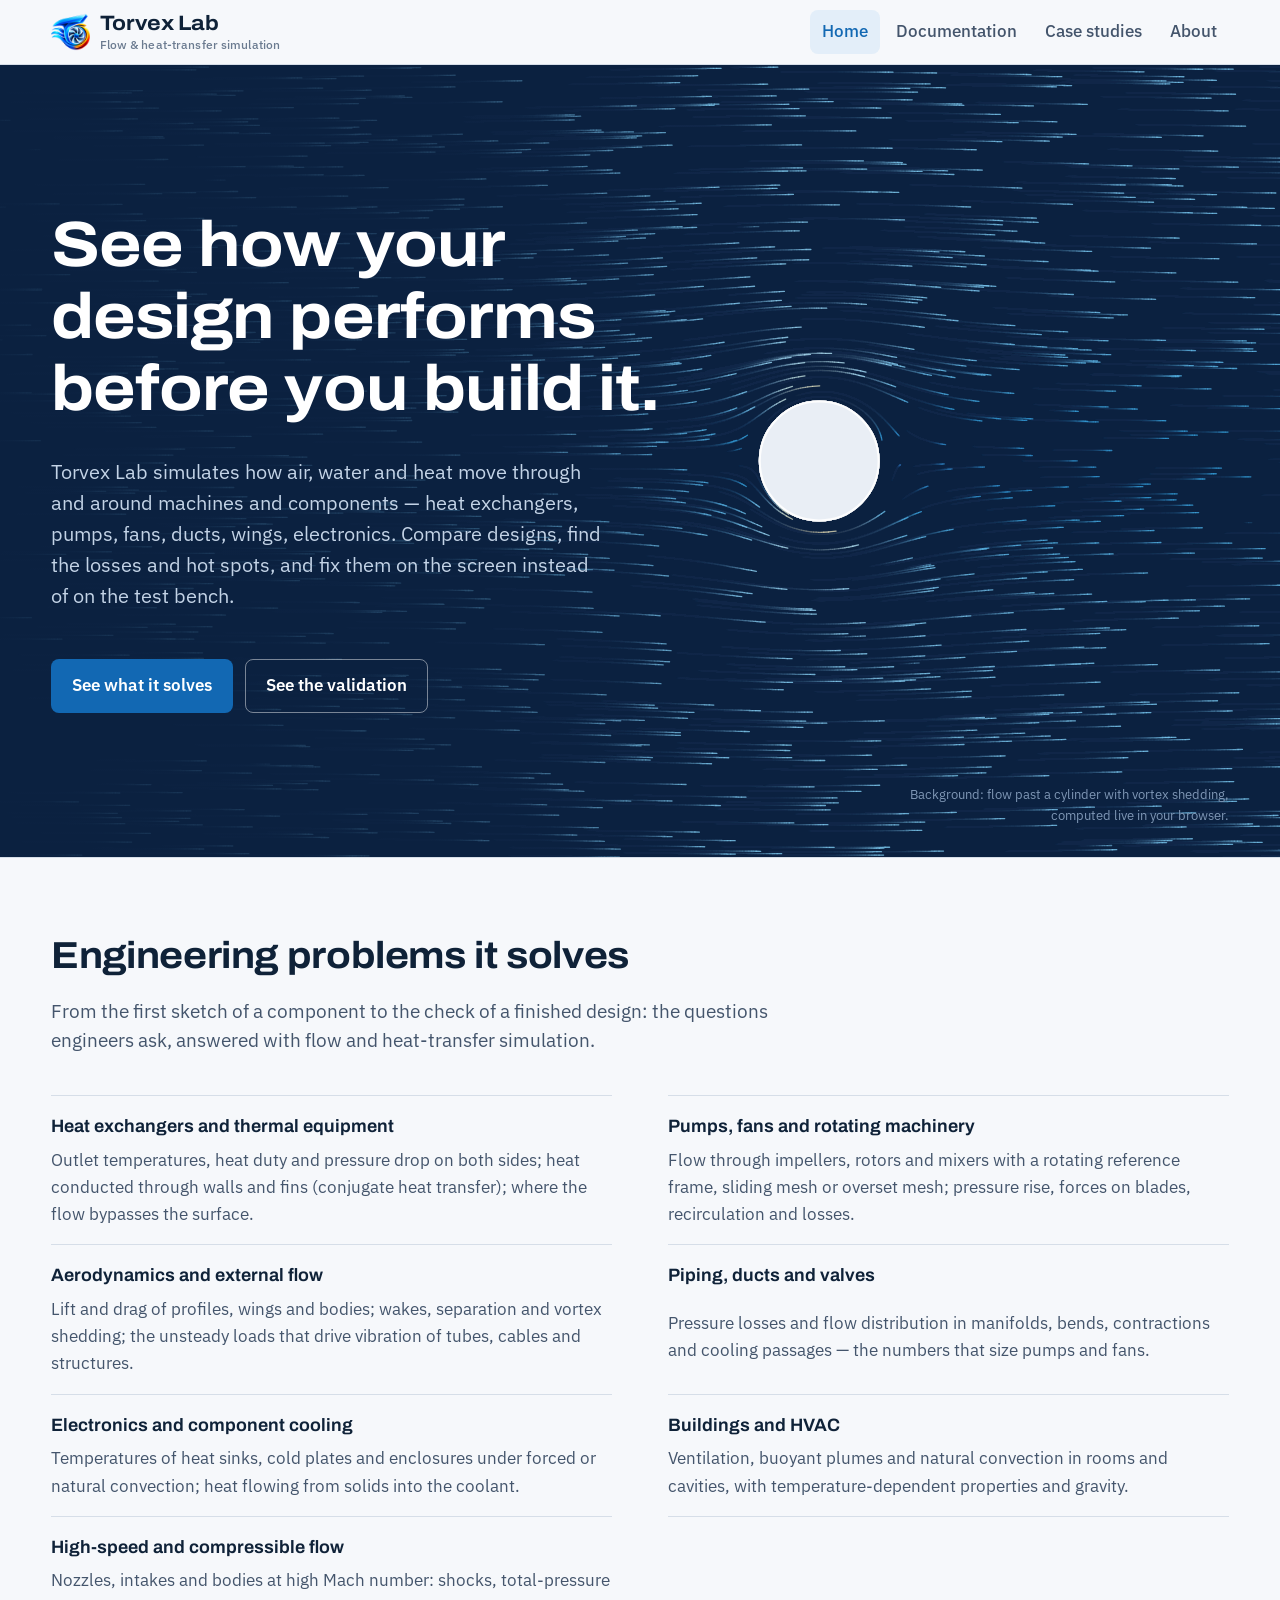
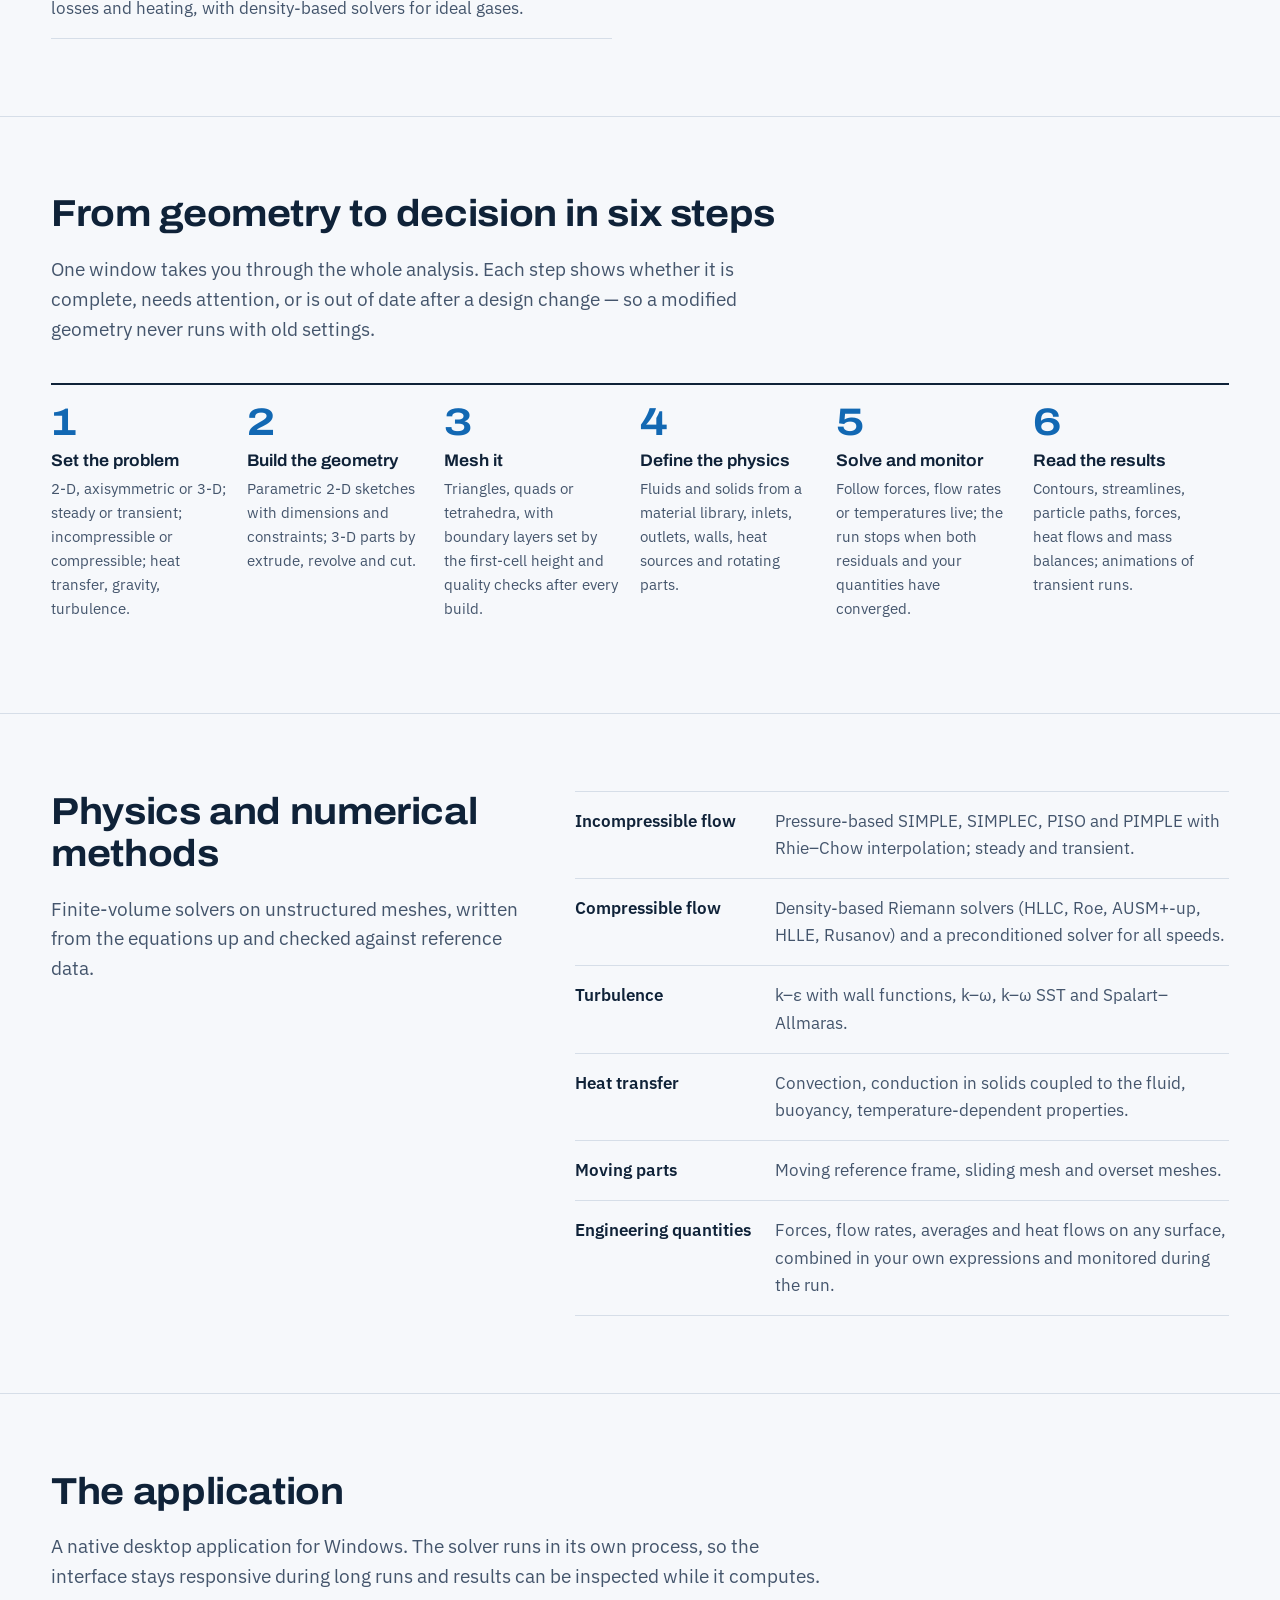
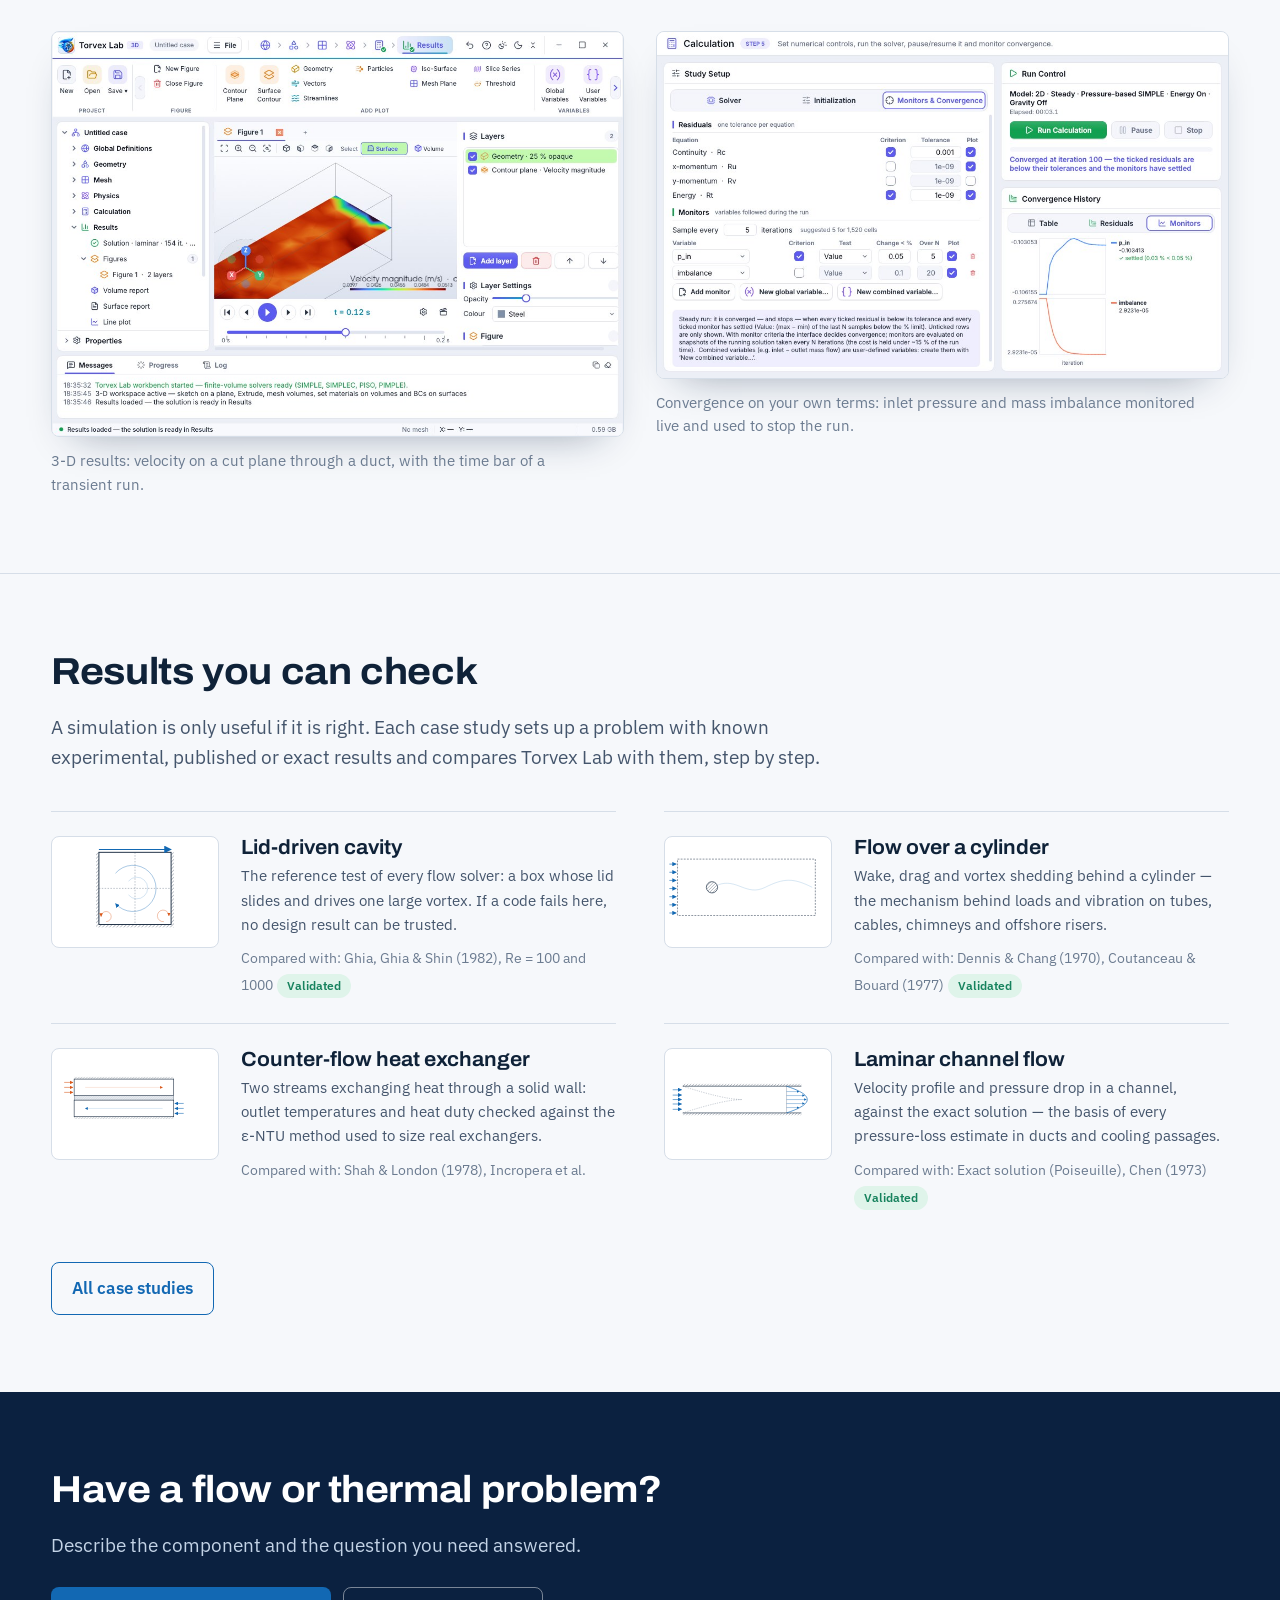
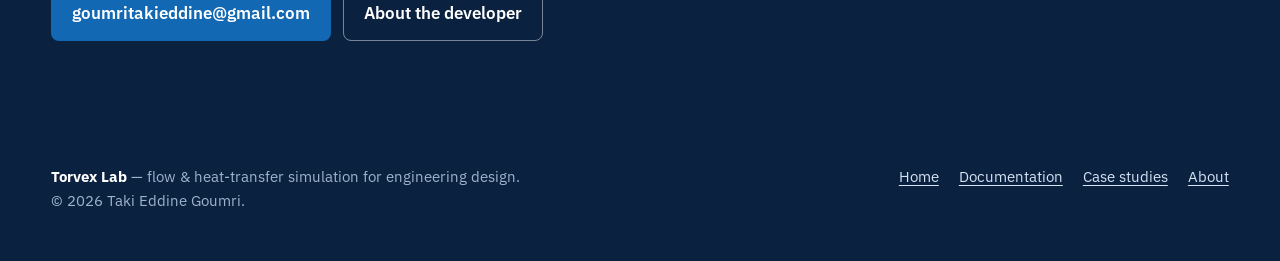
<file: cfd_website/index.html>
<!DOCTYPE html>
<html lang="en">
<head>
<meta charset="utf-8">
<meta name="viewport" content="width=device-width, initial-scale=1">
<title>Torvex Lab — Flow & heat-transfer simulation</title>
<meta name="description" content="Torvex Lab simulates fluid flow and heat transfer in machines and components: heat exchangers, pumps, fans, ducts, aerodynamics and electronics cooling.">
<link rel="icon" href="assets/img/favicon.png">
<link rel="preconnect" href="https://fonts.googleapis.com"><link rel="preconnect" href="https://fonts.gstatic.com" crossorigin><link href="https://fonts.googleapis.com/css2?family=Archivo:wdth,wght@62..125,500..800&family=IBM+Plex+Mono:wght@400;500&family=IBM+Plex+Sans:ital,wght@0,400;0,500;0,600;1,400&display=swap" rel="stylesheet">
<link rel="stylesheet" href="assets/css/style.css?v=45639d66">
</head>
<body>
<a class="skip" href="#main">Skip to content</a>
<header class="site-head">
  <div class="wrap">
    <a class="brand" href="index.html"><img src="assets/img/logo.png" alt="" width="34" height="34"><span class="brand-text"><span class="brand-name">Torvex Lab</span><span class="brand-tag">Flow &amp; heat-transfer simulation</span></span></a>
    <button class="nav-toggle" aria-expanded="false" aria-controls="nav">Menu</button>
    <nav class="nav" id="nav" aria-label="Main"><a href="index.html" aria-current="page">Home</a><a href="docs.html">Documentation</a><a href="cases/index.html">Case studies</a><a href="about.html">About</a></nav>
  </div>
</header>
<main id="main">

<section class="hero" aria-labelledby="hero-title">
  <canvas id="flow" aria-hidden="true"></canvas>
  <div class="wrap">
    <h1 id="hero-title">See how your design performs before you build it.</h1>
    <p class="lead">Torvex Lab simulates how air, water and heat move through and around machines and components — heat exchangers,
      pumps, fans, ducts, wings, electronics. Compare designs, find the losses and hot spots, and fix them on the screen
      instead of on the test bench.</p>
    <div class="actions">
      <a class="btn btn-primary" href="#applications">See what it solves</a>
      <a class="btn btn-ghost" href="cases/index.html">See the validation</a>
    </div>
  </div>
  <p class="hero-note">Background: flow past a cylinder with vortex shedding, computed live in your browser.</p>
</section>

<section id="applications" aria-labelledby="apps"><div class="wrap">
  <h2 id="apps">Engineering problems it solves</h2>
  <p class="lead">From the first sketch of a component to the check of a finished design: the questions engineers ask, answered with flow and heat-transfer simulation.</p>
  <dl class="caps apps">
    <div><dt>Heat exchangers and thermal equipment</dt><dd>Outlet temperatures, heat duty and pressure drop on both sides; heat conducted through walls and fins (conjugate heat transfer); where the flow bypasses the surface.</dd></div>
    <div><dt>Pumps, fans and rotating machinery</dt><dd>Flow through impellers, rotors and mixers with a rotating reference frame, sliding mesh or overset mesh; pressure rise, forces on blades, recirculation and losses.</dd></div>
    <div><dt>Aerodynamics and external flow</dt><dd>Lift and drag of profiles, wings and bodies; wakes, separation and vortex shedding; the unsteady loads that drive vibration of tubes, cables and structures.</dd></div>
    <div><dt>Piping, ducts and valves</dt><dd>Pressure losses and flow distribution in manifolds, bends, contractions and cooling passages — the numbers that size pumps and fans.</dd></div>
    <div><dt>Electronics and component cooling</dt><dd>Temperatures of heat sinks, cold plates and enclosures under forced or natural convection; heat flowing from solids into the coolant.</dd></div>
    <div><dt>Buildings and HVAC</dt><dd>Ventilation, buoyant plumes and natural convection in rooms and cavities, with temperature-dependent properties and gravity.</dd></div>
    <div><dt>High-speed and compressible flow</dt><dd>Nozzles, intakes and bodies at high Mach number: shocks, total-pressure losses and heating, with density-based solvers for ideal gases.</dd></div>
  </dl>
</div></section>

<section aria-labelledby="wf"><div class="wrap">
  <h2 id="wf">From geometry to decision in six steps</h2>
  <p class="lead">One window takes you through the whole analysis. Each step shows whether it is complete, needs attention, or is out of date after a design change — so a modified geometry never runs with old settings.</p>
  <ol class="steps">
    <li><h3>Set the problem</h3><p>2-D, axisymmetric or 3-D; steady or transient; incompressible or compressible; heat transfer, gravity, turbulence.</p></li>
    <li><h3>Build the geometry</h3><p>Parametric 2-D sketches with dimensions and constraints; 3-D parts by extrude, revolve and cut.</p></li>
    <li><h3>Mesh it</h3><p>Triangles, quads or tetrahedra, with boundary layers set by the first-cell height and quality checks after every build.</p></li>
    <li><h3>Define the physics</h3><p>Fluids and solids from a material library, inlets, outlets, walls, heat sources and rotating parts.</p></li>
    <li><h3>Solve and monitor</h3><p>Follow forces, flow rates or temperatures live; the run stops when both residuals and your quantities have converged.</p></li>
    <li><h3>Read the results</h3><p>Contours, streamlines, particle paths, forces, heat flows and mass balances; animations of transient runs.</p></li>
  </ol>
</div></section>

<section aria-labelledby="cap"><div class="wrap split">
  <div>
    <h2 id="cap">Physics and numerical methods</h2>
    <p class="lead">Finite-volume solvers on unstructured meshes, written from the equations up and checked against reference data.</p>
  </div>
  <dl class="caps">
    <div><dt>Incompressible flow</dt><dd>Pressure-based SIMPLE, SIMPLEC, PISO and PIMPLE with Rhie–Chow interpolation; steady and transient.</dd></div>
    <div><dt>Compressible flow</dt><dd>Density-based Riemann solvers (HLLC, Roe, AUSM+-up, HLLE, Rusanov) and a preconditioned solver for all speeds.</dd></div>
    <div><dt>Turbulence</dt><dd>k–ε with wall functions, k–ω, k–ω SST and Spalart–Allmaras.</dd></div>
    <div><dt>Heat transfer</dt><dd>Convection, conduction in solids coupled to the fluid, buoyancy, temperature-dependent properties.</dd></div>
    <div><dt>Moving parts</dt><dd>Moving reference frame, sliding mesh and overset meshes.</dd></div>
    <div><dt>Engineering quantities</dt><dd>Forces, flow rates, averages and heat flows on any surface, combined in your own expressions and monitored during the run.</dd></div>
  </dl>
</div></section>

<section aria-labelledby="look"><div class="wrap">
  <h2 id="look">The application</h2>
  <p class="lead">A native desktop application for Windows. The solver runs in its own process, so the interface stays responsive during long runs and results can be inspected while it computes.</p>
  <div class="shots">
    <figure class="shot"><img src="assets/img/screen-3d-results.jpg" alt="3-D results: a velocity-magnitude contour on a cut plane through a duct, with the layer panel and a time bar" loading="lazy" width="1063" height="768">
      <figcaption>3-D results: velocity on a cut plane through a duct, with the time bar of a transient run.</figcaption></figure>
    <figure class="shot"><img src="assets/img/screen-monitors.jpg" alt="Calculation step: residual table with per-equation tolerances, monitors table and live monitor graphs" loading="lazy" width="1036" height="628">
      <figcaption>Convergence on your own terms: inlet pressure and mass imbalance monitored live and used to stop the run.</figcaption></figure>
  </div>
</div></section>

<section aria-labelledby="val"><div class="wrap">
  <h2 id="val">Results you can check</h2>
  <p class="lead">A simulation is only useful if it is right. Each case study sets up a problem with known experimental, published or exact results and compares Torvex Lab with them, step by step.</p>
  <ul class="case-list"><li><a class="case-item" href="cases/lid-driven-cavity.html"><svg viewBox="20 20 460 300" role="img" aria-label="Lid-driven cavity: square box of side L, top lid moving at speed U, other walls no-slip" xmlns="http://www.w3.org/2000/svg"><defs>
<pattern id="hatch" width="7" height="7" patternUnits="userSpaceOnUse" patternTransform="rotate(45)"><line x1="0" y1="0" x2="0" y2="7" stroke="#0f2238" stroke-width="1.4"/></pattern>
<pattern id="solid" width="6" height="6" patternUnits="userSpaceOnUse" patternTransform="rotate(45)"><rect width="6" height="6" fill="#e8ecf1"/><line x1="0" y1="0" x2="0" y2="6" stroke="#8a97a8" stroke-width="1"/></pattern>
<marker id="ab" viewBox="0 0 10 10" refX="9" refY="5" markerWidth="7" markerHeight="7" orient="auto-start-reverse"><path d="M0,0 L10,5 L0,10 z" fill="#1268b3"/></marker>
<marker id="ah" viewBox="0 0 10 10" refX="9" refY="5" markerWidth="7" markerHeight="7" orient="auto-start-reverse"><path d="M0,0 L10,5 L0,10 z" fill="#d9581a"/></marker>
<marker id="ak" viewBox="0 0 10 10" refX="9" refY="5" markerWidth="6" markerHeight="6" orient="auto-start-reverse"><path d="M0,0 L10,5 L0,10 z" fill="#44556c"/></marker>
</defs><rect x="150" y="60" width="200" height="200" fill="#fff" stroke="#0f2238" stroke-width="2.5"/>
<rect x="142" y="60" width="8" height="208" fill="url(#hatch)"/><rect x="350" y="60" width="8" height="208" fill="url(#hatch)"/><rect x="150" y="260" width="200" height="8" fill="url(#hatch)"/>
<line x1="150" y1="52" x2="350" y2="52" stroke="#1268b3" stroke-width="3" marker-end="url(#ab)"/>
<path d="M196 118 A 64 64 0 1 1 196 202" fill="none" stroke="#1268b3" stroke-opacity=".55" stroke-width="1.8" marker-end="url(#ab)"/>
<path d="M232 140 A 30 30 0 1 1 232 178" fill="none" stroke="#1268b3" stroke-opacity=".35" stroke-width="1.4"/>
<path d="M170 252 A 14 14 0 1 0 156 238" fill="none" stroke="#d9581a" stroke-opacity=".7" stroke-width="1.4" marker-end="url(#ah)"/>
<path d="M330 252 A 16 16 0 1 1 344 236" fill="none" stroke="#d9581a" stroke-opacity=".7" stroke-width="1.4" marker-end="url(#ah)"/>
<line x1="250" y1="60" x2="250" y2="260" stroke="#44556c" stroke-dasharray="4 4"/><line x1="150" y1="160" x2="350" y2="160" stroke="#44556c" stroke-dasharray="4 4"/>
</svg><div><h3>Lid-driven cavity</h3><p>The reference test of every flow solver: a box whose lid slides and drives one large vortex. If a code fails here, no design result can be trusted.</p><span class="ref">Compared with: Ghia, Ghia & Shin (1982), Re = 100 and 1000</span> <span class="status done">Validated</span></div></a></li><li><a class="case-item" href="cases/flow-over-cylinder.html"><svg viewBox="0 20 530 270" role="img" aria-label="Flow over a cylinder of diameter D in a rectangular domain with inlet, outlet and slip side walls" xmlns="http://www.w3.org/2000/svg"><defs>
<pattern id="hatch" width="7" height="7" patternUnits="userSpaceOnUse" patternTransform="rotate(45)"><line x1="0" y1="0" x2="0" y2="7" stroke="#0f2238" stroke-width="1.4"/></pattern>
<pattern id="solid" width="6" height="6" patternUnits="userSpaceOnUse" patternTransform="rotate(45)"><rect width="6" height="6" fill="#e8ecf1"/><line x1="0" y1="0" x2="0" y2="6" stroke="#8a97a8" stroke-width="1"/></pattern>
<marker id="ab" viewBox="0 0 10 10" refX="9" refY="5" markerWidth="7" markerHeight="7" orient="auto-start-reverse"><path d="M0,0 L10,5 L0,10 z" fill="#1268b3"/></marker>
<marker id="ah" viewBox="0 0 10 10" refX="9" refY="5" markerWidth="7" markerHeight="7" orient="auto-start-reverse"><path d="M0,0 L10,5 L0,10 z" fill="#d9581a"/></marker>
<marker id="ak" viewBox="0 0 10 10" refX="9" refY="5" markerWidth="6" markerHeight="6" orient="auto-start-reverse"><path d="M0,0 L10,5 L0,10 z" fill="#44556c"/></marker>
</defs><rect x="40" y="50" width="440" height="180" fill="#fff" stroke="#0f2238" stroke-width="1.5" stroke-dasharray="6 4"/>
<circle cx="150" cy="140" r="18" fill="url(#hatch)" stroke="#0f2238" stroke-width="2"/>
<line x1="14" y1="66" x2="36" y2="66" stroke="#1268b3" stroke-width="2" marker-end="url(#ab)"/><line x1="14" y1="92" x2="36" y2="92" stroke="#1268b3" stroke-width="2" marker-end="url(#ab)"/><line x1="14" y1="118" x2="36" y2="118" stroke="#1268b3" stroke-width="2" marker-end="url(#ab)"/><line x1="14" y1="144" x2="36" y2="144" stroke="#1268b3" stroke-width="2" marker-end="url(#ab)"/><line x1="14" y1="170" x2="36" y2="170" stroke="#1268b3" stroke-width="2" marker-end="url(#ab)"/><line x1="14" y1="196" x2="36" y2="196" stroke="#1268b3" stroke-width="2" marker-end="url(#ab)"/><line x1="14" y1="222" x2="36" y2="222" stroke="#1268b3" stroke-width="2" marker-end="url(#ab)"/>
<path d="M170 132 C 230 110, 260 170, 320 140 S 410 110, 470 140" fill="none" stroke="#1268b3" stroke-opacity=".35" stroke-width="1.5"/>
</svg><div><h3>Flow over a cylinder</h3><p>Wake, drag and vortex shedding behind a cylinder — the mechanism behind loads and vibration on tubes, cables, chimneys and offshore risers.</p><span class="ref">Compared with: Dennis & Chang (1970), Coutanceau & Bouard (1977)</span> <span class="status done">Validated</span></div></a></li><li><a class="case-item" href="cases/heat-exchanger.html"><svg viewBox="0 20 600 260" role="img" aria-label="Counter-flow heat exchanger: hot channel on top, cold channel below, separated by a conducting solid wall" xmlns="http://www.w3.org/2000/svg"><defs>
<pattern id="hatch" width="7" height="7" patternUnits="userSpaceOnUse" patternTransform="rotate(45)"><line x1="0" y1="0" x2="0" y2="7" stroke="#0f2238" stroke-width="1.4"/></pattern>
<pattern id="solid" width="6" height="6" patternUnits="userSpaceOnUse" patternTransform="rotate(45)"><rect width="6" height="6" fill="#e8ecf1"/><line x1="0" y1="0" x2="0" y2="6" stroke="#8a97a8" stroke-width="1"/></pattern>
<marker id="ab" viewBox="0 0 10 10" refX="9" refY="5" markerWidth="7" markerHeight="7" orient="auto-start-reverse"><path d="M0,0 L10,5 L0,10 z" fill="#1268b3"/></marker>
<marker id="ah" viewBox="0 0 10 10" refX="9" refY="5" markerWidth="7" markerHeight="7" orient="auto-start-reverse"><path d="M0,0 L10,5 L0,10 z" fill="#d9581a"/></marker>
<marker id="ak" viewBox="0 0 10 10" refX="9" refY="5" markerWidth="6" markerHeight="6" orient="auto-start-reverse"><path d="M0,0 L10,5 L0,10 z" fill="#44556c"/></marker>
</defs><rect x="80" y="60" width="360" height="60" fill="#fff" stroke="#0f2238" stroke-width="2"/>
<rect x="80" y="120" width="360" height="16" fill="url(#solid)" stroke="#0f2238" stroke-width="1"/>
<rect x="80" y="136" width="360" height="60" fill="#fff" stroke="#0f2238" stroke-width="2"/>
<rect x="80" y="52" width="360" height="8" fill="url(#hatch)"/><rect x="80" y="196" width="360" height="8" fill="url(#hatch)"/>
<line x1="44" y1="72" x2="76" y2="72" stroke="#d9581a" stroke-width="2" marker-end="url(#ah)"/><line x1="44" y1="90" x2="76" y2="90" stroke="#d9581a" stroke-width="2" marker-end="url(#ah)"/><line x1="44" y1="108" x2="76" y2="108" stroke="#d9581a" stroke-width="2" marker-end="url(#ah)"/><line x1="476" y1="148" x2="444" y2="148" stroke="#1268b3" stroke-width="2" marker-end="url(#ab)"/><line x1="476" y1="166" x2="444" y2="166" stroke="#1268b3" stroke-width="2" marker-end="url(#ab)"/><line x1="476" y1="184" x2="444" y2="184" stroke="#1268b3" stroke-width="2" marker-end="url(#ab)"/>
<line x1="120" y1="90" x2="400" y2="90" stroke="#d9581a" stroke-opacity=".35" stroke-width="1.5" marker-end="url(#ah)"/>
<line x1="400" y1="166" x2="120" y2="166" stroke="#1268b3" stroke-opacity=".35" stroke-width="1.5" marker-end="url(#ab)"/>
</svg><div><h3>Counter-flow heat exchanger</h3><p>Two streams exchanging heat through a solid wall: outlet temperatures and heat duty checked against the ε-NTU method used to size real exchangers.</p><span class="ref">Compared with: Shah & London (1978), Incropera et al.</span></div></a></li><li><a class="case-item" href="cases/channel-flow.html"><svg viewBox="0 40 560 200" role="img" aria-label="Plane channel of height H with uniform inlet velocity developing into a parabolic profile" xmlns="http://www.w3.org/2000/svg"><defs>
<pattern id="hatch" width="7" height="7" patternUnits="userSpaceOnUse" patternTransform="rotate(45)"><line x1="0" y1="0" x2="0" y2="7" stroke="#0f2238" stroke-width="1.4"/></pattern>
<pattern id="solid" width="6" height="6" patternUnits="userSpaceOnUse" patternTransform="rotate(45)"><rect width="6" height="6" fill="#e8ecf1"/><line x1="0" y1="0" x2="0" y2="6" stroke="#8a97a8" stroke-width="1"/></pattern>
<marker id="ab" viewBox="0 0 10 10" refX="9" refY="5" markerWidth="7" markerHeight="7" orient="auto-start-reverse"><path d="M0,0 L10,5 L0,10 z" fill="#1268b3"/></marker>
<marker id="ah" viewBox="0 0 10 10" refX="9" refY="5" markerWidth="7" markerHeight="7" orient="auto-start-reverse"><path d="M0,0 L10,5 L0,10 z" fill="#d9581a"/></marker>
<marker id="ak" viewBox="0 0 10 10" refX="9" refY="5" markerWidth="6" markerHeight="6" orient="auto-start-reverse"><path d="M0,0 L10,5 L0,10 z" fill="#44556c"/></marker>
</defs><rect x="60" y="80" width="400" height="90" fill="#fff" stroke="none"/>
<rect x="60" y="72" width="400" height="8" fill="url(#hatch)"/><rect x="60" y="170" width="400" height="8" fill="url(#hatch)"/>
<line x1="60" y1="80" x2="460" y2="80" stroke="#0f2238" stroke-width="2"/><line x1="60" y1="170" x2="460" y2="170" stroke="#0f2238" stroke-width="2"/>
<line x1="26" y1="92" x2="56" y2="92" stroke="#1268b3" stroke-width="2" marker-end="url(#ab)"/><line x1="26" y1="110" x2="56" y2="110" stroke="#1268b3" stroke-width="2" marker-end="url(#ab)"/><line x1="26" y1="125" x2="56" y2="125" stroke="#1268b3" stroke-width="2" marker-end="url(#ab)"/><line x1="26" y1="140" x2="56" y2="140" stroke="#1268b3" stroke-width="2" marker-end="url(#ab)"/><line x1="26" y1="158" x2="56" y2="158" stroke="#1268b3" stroke-width="2" marker-end="url(#ab)"/>
<line x1="410" y1="80" x2="410" y2="170" stroke="#44556c"/>
<polyline points="410.0,80.0 423.3,84.5 435.2,89.0 445.7,93.5 454.8,98.0 462.5,102.5 468.8,107.0 473.7,111.5 477.2,116.0 479.3,120.5 480.0,125.0 479.3,129.5 477.2,134.0 473.7,138.5 468.8,143.0 462.5,147.5 454.8,152.0 445.7,156.5 435.2,161.0 423.3,165.5 410.0,170.0" fill="none" stroke="#1268b3" stroke-width="2.2"/>
<line x1="410" y1="98.0" x2="451.8" y2="98.0" stroke="#1268b3" stroke-width="1.2" marker-end="url(#ab)"/><line x1="410" y1="111.5" x2="470.7" y2="111.5" stroke="#1268b3" stroke-width="1.2" marker-end="url(#ab)"/><line x1="410" y1="125.0" x2="477.0" y2="125.0" stroke="#1268b3" stroke-width="1.2" marker-end="url(#ab)"/><line x1="410" y1="138.5" x2="470.7" y2="138.5" stroke="#1268b3" stroke-width="1.2" marker-end="url(#ab)"/><line x1="410" y1="152.0" x2="451.8" y2="152.0" stroke="#1268b3" stroke-width="1.2" marker-end="url(#ab)"/>
<path d="M60 80 Q 200 125 260 125 Q 200 125 60 170" fill="none" stroke="#44556c" stroke-dasharray="4 4"/>
</svg><div><h3>Laminar channel flow</h3><p>Velocity profile and pressure drop in a channel, against the exact solution — the basis of every pressure-loss estimate in ducts and cooling passages.</p><span class="ref">Compared with: Exact solution (Poiseuille), Chen (1973)</span> <span class="status done">Validated</span></div></a></li></ul>
  <div class="actions"><a class="btn btn-line" href="cases/index.html">All case studies</a></div>
</div></section>

<section class="cta" aria-labelledby="talk"><div class="wrap">
  <h2 id="talk">Have a flow or thermal problem?</h2>
  <p class="lead">Describe the component and the question you need answered.</p>
  <div class="actions"><a class="btn btn-primary" href="mailto:goumritakieddine@gmail.com">goumritakieddine@gmail.com</a><a class="btn btn-ghost" href="about.html">About the developer</a></div>
</div></section>

</main>
<footer class="site-foot">
  <div class="wrap">
    <div>
      <strong style="color:#fff">Torvex Lab</strong> — flow &amp; heat-transfer simulation for engineering design.<br>
      © 2026 Taki Eddine Goumri.
    </div>
    <nav aria-label="Footer"><a href="index.html">Home</a><a href="docs.html">Documentation</a><a href="cases/index.html">Case studies</a><a href="about.html">About</a></nav>
  </div>
</footer>
<script src="assets/js/main.js?v=8390b891" defer></script>
</body>
</html>
</file>
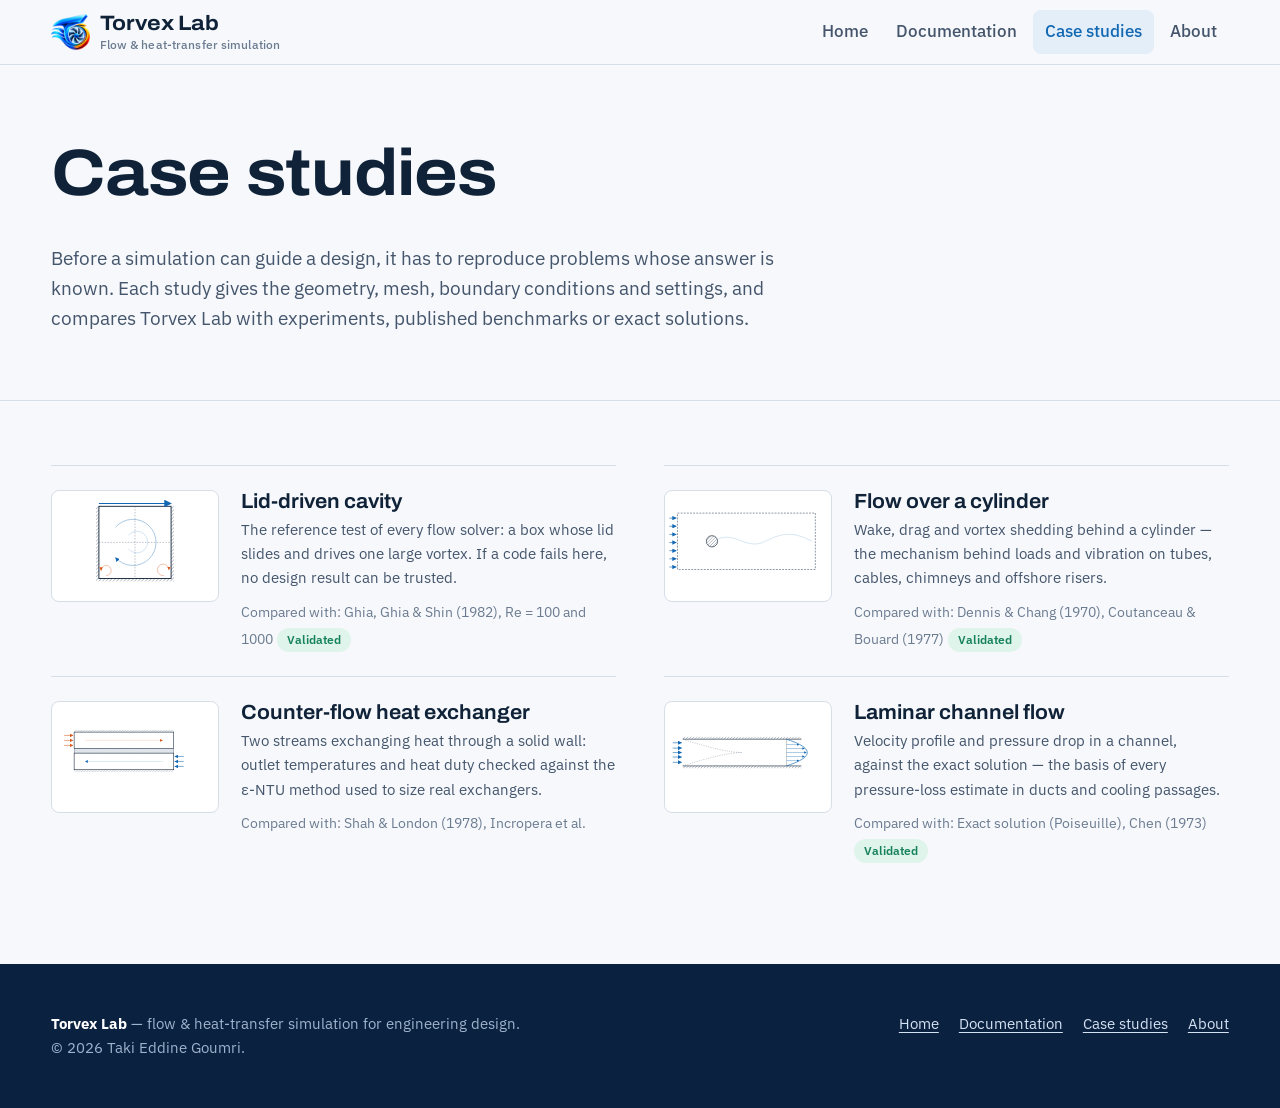
<file: cfd_website/cases/index.html>
<!DOCTYPE html>
<html lang="en">
<head>
<meta charset="utf-8">
<meta name="viewport" content="width=device-width, initial-scale=1">
<title>Case studies — Torvex Lab</title>
<meta name="description" content="Validation of Torvex Lab against benchmark and experimental data.">
<link rel="icon" href="../assets/img/favicon.png">
<link rel="preconnect" href="https://fonts.googleapis.com"><link rel="preconnect" href="https://fonts.gstatic.com" crossorigin><link href="https://fonts.googleapis.com/css2?family=Archivo:wdth,wght@62..125,500..800&family=IBM+Plex+Mono:wght@400;500&family=IBM+Plex+Sans:ital,wght@0,400;0,500;0,600;1,400&display=swap" rel="stylesheet">
<link rel="stylesheet" href="../assets/css/style.css?v=45639d66">
</head>
<body>
<a class="skip" href="#main">Skip to content</a>
<header class="site-head">
  <div class="wrap">
    <a class="brand" href="../index.html"><img src="../assets/img/logo.png" alt="" width="34" height="34"><span class="brand-text"><span class="brand-name">Torvex Lab</span><span class="brand-tag">Flow &amp; heat-transfer simulation</span></span></a>
    <button class="nav-toggle" aria-expanded="false" aria-controls="nav">Menu</button>
    <nav class="nav" id="nav" aria-label="Main"><a href="../index.html">Home</a><a href="../docs.html">Documentation</a><a href="../cases/index.html" aria-current="page">Case studies</a><a href="../about.html">About</a></nav>
  </div>
</header>
<main id="main">

<div class="page-head"><div class="wrap">
  <h1>Case studies</h1>
  <p class="lead">Before a simulation can guide a design, it has to reproduce problems whose answer is known. Each study gives the geometry, mesh, boundary conditions and settings, and compares Torvex Lab with experiments, published benchmarks or exact solutions.</p>
</div></div>
<section style="padding-top:24px"><div class="wrap"><ul class="case-list"><li><a class="case-item" href="lid-driven-cavity.html"><svg viewBox="20 20 460 300" role="img" aria-label="Lid-driven cavity: square box of side L, top lid moving at speed U, other walls no-slip" xmlns="http://www.w3.org/2000/svg"><defs>
<pattern id="hatch" width="7" height="7" patternUnits="userSpaceOnUse" patternTransform="rotate(45)"><line x1="0" y1="0" x2="0" y2="7" stroke="#0f2238" stroke-width="1.4"/></pattern>
<pattern id="solid" width="6" height="6" patternUnits="userSpaceOnUse" patternTransform="rotate(45)"><rect width="6" height="6" fill="#e8ecf1"/><line x1="0" y1="0" x2="0" y2="6" stroke="#8a97a8" stroke-width="1"/></pattern>
<marker id="ab" viewBox="0 0 10 10" refX="9" refY="5" markerWidth="7" markerHeight="7" orient="auto-start-reverse"><path d="M0,0 L10,5 L0,10 z" fill="#1268b3"/></marker>
<marker id="ah" viewBox="0 0 10 10" refX="9" refY="5" markerWidth="7" markerHeight="7" orient="auto-start-reverse"><path d="M0,0 L10,5 L0,10 z" fill="#d9581a"/></marker>
<marker id="ak" viewBox="0 0 10 10" refX="9" refY="5" markerWidth="6" markerHeight="6" orient="auto-start-reverse"><path d="M0,0 L10,5 L0,10 z" fill="#44556c"/></marker>
</defs><rect x="150" y="60" width="200" height="200" fill="#fff" stroke="#0f2238" stroke-width="2.5"/>
<rect x="142" y="60" width="8" height="208" fill="url(#hatch)"/><rect x="350" y="60" width="8" height="208" fill="url(#hatch)"/><rect x="150" y="260" width="200" height="8" fill="url(#hatch)"/>
<line x1="150" y1="52" x2="350" y2="52" stroke="#1268b3" stroke-width="3" marker-end="url(#ab)"/>
<path d="M196 118 A 64 64 0 1 1 196 202" fill="none" stroke="#1268b3" stroke-opacity=".55" stroke-width="1.8" marker-end="url(#ab)"/>
<path d="M232 140 A 30 30 0 1 1 232 178" fill="none" stroke="#1268b3" stroke-opacity=".35" stroke-width="1.4"/>
<path d="M170 252 A 14 14 0 1 0 156 238" fill="none" stroke="#d9581a" stroke-opacity=".7" stroke-width="1.4" marker-end="url(#ah)"/>
<path d="M330 252 A 16 16 0 1 1 344 236" fill="none" stroke="#d9581a" stroke-opacity=".7" stroke-width="1.4" marker-end="url(#ah)"/>
<line x1="250" y1="60" x2="250" y2="260" stroke="#44556c" stroke-dasharray="4 4"/><line x1="150" y1="160" x2="350" y2="160" stroke="#44556c" stroke-dasharray="4 4"/>
</svg><div><h3>Lid-driven cavity</h3><p>The reference test of every flow solver: a box whose lid slides and drives one large vortex. If a code fails here, no design result can be trusted.</p><span class="ref">Compared with: Ghia, Ghia & Shin (1982), Re = 100 and 1000</span> <span class="status done">Validated</span></div></a></li><li><a class="case-item" href="flow-over-cylinder.html"><svg viewBox="0 20 530 270" role="img" aria-label="Flow over a cylinder of diameter D in a rectangular domain with inlet, outlet and slip side walls" xmlns="http://www.w3.org/2000/svg"><defs>
<pattern id="hatch" width="7" height="7" patternUnits="userSpaceOnUse" patternTransform="rotate(45)"><line x1="0" y1="0" x2="0" y2="7" stroke="#0f2238" stroke-width="1.4"/></pattern>
<pattern id="solid" width="6" height="6" patternUnits="userSpaceOnUse" patternTransform="rotate(45)"><rect width="6" height="6" fill="#e8ecf1"/><line x1="0" y1="0" x2="0" y2="6" stroke="#8a97a8" stroke-width="1"/></pattern>
<marker id="ab" viewBox="0 0 10 10" refX="9" refY="5" markerWidth="7" markerHeight="7" orient="auto-start-reverse"><path d="M0,0 L10,5 L0,10 z" fill="#1268b3"/></marker>
<marker id="ah" viewBox="0 0 10 10" refX="9" refY="5" markerWidth="7" markerHeight="7" orient="auto-start-reverse"><path d="M0,0 L10,5 L0,10 z" fill="#d9581a"/></marker>
<marker id="ak" viewBox="0 0 10 10" refX="9" refY="5" markerWidth="6" markerHeight="6" orient="auto-start-reverse"><path d="M0,0 L10,5 L0,10 z" fill="#44556c"/></marker>
</defs><rect x="40" y="50" width="440" height="180" fill="#fff" stroke="#0f2238" stroke-width="1.5" stroke-dasharray="6 4"/>
<circle cx="150" cy="140" r="18" fill="url(#hatch)" stroke="#0f2238" stroke-width="2"/>
<line x1="14" y1="66" x2="36" y2="66" stroke="#1268b3" stroke-width="2" marker-end="url(#ab)"/><line x1="14" y1="92" x2="36" y2="92" stroke="#1268b3" stroke-width="2" marker-end="url(#ab)"/><line x1="14" y1="118" x2="36" y2="118" stroke="#1268b3" stroke-width="2" marker-end="url(#ab)"/><line x1="14" y1="144" x2="36" y2="144" stroke="#1268b3" stroke-width="2" marker-end="url(#ab)"/><line x1="14" y1="170" x2="36" y2="170" stroke="#1268b3" stroke-width="2" marker-end="url(#ab)"/><line x1="14" y1="196" x2="36" y2="196" stroke="#1268b3" stroke-width="2" marker-end="url(#ab)"/><line x1="14" y1="222" x2="36" y2="222" stroke="#1268b3" stroke-width="2" marker-end="url(#ab)"/>
<path d="M170 132 C 230 110, 260 170, 320 140 S 410 110, 470 140" fill="none" stroke="#1268b3" stroke-opacity=".35" stroke-width="1.5"/>
</svg><div><h3>Flow over a cylinder</h3><p>Wake, drag and vortex shedding behind a cylinder — the mechanism behind loads and vibration on tubes, cables, chimneys and offshore risers.</p><span class="ref">Compared with: Dennis & Chang (1970), Coutanceau & Bouard (1977)</span> <span class="status done">Validated</span></div></a></li><li><a class="case-item" href="heat-exchanger.html"><svg viewBox="0 20 600 260" role="img" aria-label="Counter-flow heat exchanger: hot channel on top, cold channel below, separated by a conducting solid wall" xmlns="http://www.w3.org/2000/svg"><defs>
<pattern id="hatch" width="7" height="7" patternUnits="userSpaceOnUse" patternTransform="rotate(45)"><line x1="0" y1="0" x2="0" y2="7" stroke="#0f2238" stroke-width="1.4"/></pattern>
<pattern id="solid" width="6" height="6" patternUnits="userSpaceOnUse" patternTransform="rotate(45)"><rect width="6" height="6" fill="#e8ecf1"/><line x1="0" y1="0" x2="0" y2="6" stroke="#8a97a8" stroke-width="1"/></pattern>
<marker id="ab" viewBox="0 0 10 10" refX="9" refY="5" markerWidth="7" markerHeight="7" orient="auto-start-reverse"><path d="M0,0 L10,5 L0,10 z" fill="#1268b3"/></marker>
<marker id="ah" viewBox="0 0 10 10" refX="9" refY="5" markerWidth="7" markerHeight="7" orient="auto-start-reverse"><path d="M0,0 L10,5 L0,10 z" fill="#d9581a"/></marker>
<marker id="ak" viewBox="0 0 10 10" refX="9" refY="5" markerWidth="6" markerHeight="6" orient="auto-start-reverse"><path d="M0,0 L10,5 L0,10 z" fill="#44556c"/></marker>
</defs><rect x="80" y="60" width="360" height="60" fill="#fff" stroke="#0f2238" stroke-width="2"/>
<rect x="80" y="120" width="360" height="16" fill="url(#solid)" stroke="#0f2238" stroke-width="1"/>
<rect x="80" y="136" width="360" height="60" fill="#fff" stroke="#0f2238" stroke-width="2"/>
<rect x="80" y="52" width="360" height="8" fill="url(#hatch)"/><rect x="80" y="196" width="360" height="8" fill="url(#hatch)"/>
<line x1="44" y1="72" x2="76" y2="72" stroke="#d9581a" stroke-width="2" marker-end="url(#ah)"/><line x1="44" y1="90" x2="76" y2="90" stroke="#d9581a" stroke-width="2" marker-end="url(#ah)"/><line x1="44" y1="108" x2="76" y2="108" stroke="#d9581a" stroke-width="2" marker-end="url(#ah)"/><line x1="476" y1="148" x2="444" y2="148" stroke="#1268b3" stroke-width="2" marker-end="url(#ab)"/><line x1="476" y1="166" x2="444" y2="166" stroke="#1268b3" stroke-width="2" marker-end="url(#ab)"/><line x1="476" y1="184" x2="444" y2="184" stroke="#1268b3" stroke-width="2" marker-end="url(#ab)"/>
<line x1="120" y1="90" x2="400" y2="90" stroke="#d9581a" stroke-opacity=".35" stroke-width="1.5" marker-end="url(#ah)"/>
<line x1="400" y1="166" x2="120" y2="166" stroke="#1268b3" stroke-opacity=".35" stroke-width="1.5" marker-end="url(#ab)"/>
</svg><div><h3>Counter-flow heat exchanger</h3><p>Two streams exchanging heat through a solid wall: outlet temperatures and heat duty checked against the ε-NTU method used to size real exchangers.</p><span class="ref">Compared with: Shah & London (1978), Incropera et al.</span></div></a></li><li><a class="case-item" href="channel-flow.html"><svg viewBox="0 40 560 200" role="img" aria-label="Plane channel of height H with uniform inlet velocity developing into a parabolic profile" xmlns="http://www.w3.org/2000/svg"><defs>
<pattern id="hatch" width="7" height="7" patternUnits="userSpaceOnUse" patternTransform="rotate(45)"><line x1="0" y1="0" x2="0" y2="7" stroke="#0f2238" stroke-width="1.4"/></pattern>
<pattern id="solid" width="6" height="6" patternUnits="userSpaceOnUse" patternTransform="rotate(45)"><rect width="6" height="6" fill="#e8ecf1"/><line x1="0" y1="0" x2="0" y2="6" stroke="#8a97a8" stroke-width="1"/></pattern>
<marker id="ab" viewBox="0 0 10 10" refX="9" refY="5" markerWidth="7" markerHeight="7" orient="auto-start-reverse"><path d="M0,0 L10,5 L0,10 z" fill="#1268b3"/></marker>
<marker id="ah" viewBox="0 0 10 10" refX="9" refY="5" markerWidth="7" markerHeight="7" orient="auto-start-reverse"><path d="M0,0 L10,5 L0,10 z" fill="#d9581a"/></marker>
<marker id="ak" viewBox="0 0 10 10" refX="9" refY="5" markerWidth="6" markerHeight="6" orient="auto-start-reverse"><path d="M0,0 L10,5 L0,10 z" fill="#44556c"/></marker>
</defs><rect x="60" y="80" width="400" height="90" fill="#fff" stroke="none"/>
<rect x="60" y="72" width="400" height="8" fill="url(#hatch)"/><rect x="60" y="170" width="400" height="8" fill="url(#hatch)"/>
<line x1="60" y1="80" x2="460" y2="80" stroke="#0f2238" stroke-width="2"/><line x1="60" y1="170" x2="460" y2="170" stroke="#0f2238" stroke-width="2"/>
<line x1="26" y1="92" x2="56" y2="92" stroke="#1268b3" stroke-width="2" marker-end="url(#ab)"/><line x1="26" y1="110" x2="56" y2="110" stroke="#1268b3" stroke-width="2" marker-end="url(#ab)"/><line x1="26" y1="125" x2="56" y2="125" stroke="#1268b3" stroke-width="2" marker-end="url(#ab)"/><line x1="26" y1="140" x2="56" y2="140" stroke="#1268b3" stroke-width="2" marker-end="url(#ab)"/><line x1="26" y1="158" x2="56" y2="158" stroke="#1268b3" stroke-width="2" marker-end="url(#ab)"/>
<line x1="410" y1="80" x2="410" y2="170" stroke="#44556c"/>
<polyline points="410.0,80.0 423.3,84.5 435.2,89.0 445.7,93.5 454.8,98.0 462.5,102.5 468.8,107.0 473.7,111.5 477.2,116.0 479.3,120.5 480.0,125.0 479.3,129.5 477.2,134.0 473.7,138.5 468.8,143.0 462.5,147.5 454.8,152.0 445.7,156.5 435.2,161.0 423.3,165.5 410.0,170.0" fill="none" stroke="#1268b3" stroke-width="2.2"/>
<line x1="410" y1="98.0" x2="451.8" y2="98.0" stroke="#1268b3" stroke-width="1.2" marker-end="url(#ab)"/><line x1="410" y1="111.5" x2="470.7" y2="111.5" stroke="#1268b3" stroke-width="1.2" marker-end="url(#ab)"/><line x1="410" y1="125.0" x2="477.0" y2="125.0" stroke="#1268b3" stroke-width="1.2" marker-end="url(#ab)"/><line x1="410" y1="138.5" x2="470.7" y2="138.5" stroke="#1268b3" stroke-width="1.2" marker-end="url(#ab)"/><line x1="410" y1="152.0" x2="451.8" y2="152.0" stroke="#1268b3" stroke-width="1.2" marker-end="url(#ab)"/>
<path d="M60 80 Q 200 125 260 125 Q 200 125 60 170" fill="none" stroke="#44556c" stroke-dasharray="4 4"/>
</svg><div><h3>Laminar channel flow</h3><p>Velocity profile and pressure drop in a channel, against the exact solution — the basis of every pressure-loss estimate in ducts and cooling passages.</p><span class="ref">Compared with: Exact solution (Poiseuille), Chen (1973)</span> <span class="status done">Validated</span></div></a></li></ul></div></section>

</main>
<footer class="site-foot">
  <div class="wrap">
    <div>
      <strong style="color:#fff">Torvex Lab</strong> — flow &amp; heat-transfer simulation for engineering design.<br>
      © 2026 Taki Eddine Goumri.
    </div>
    <nav aria-label="Footer"><a href="../index.html">Home</a><a href="../docs.html">Documentation</a><a href="../cases/index.html">Case studies</a><a href="../about.html">About</a></nav>
  </div>
</footer>
<script src="../assets/js/main.js?v=8390b891" defer></script>
</body>
</html>
</file>
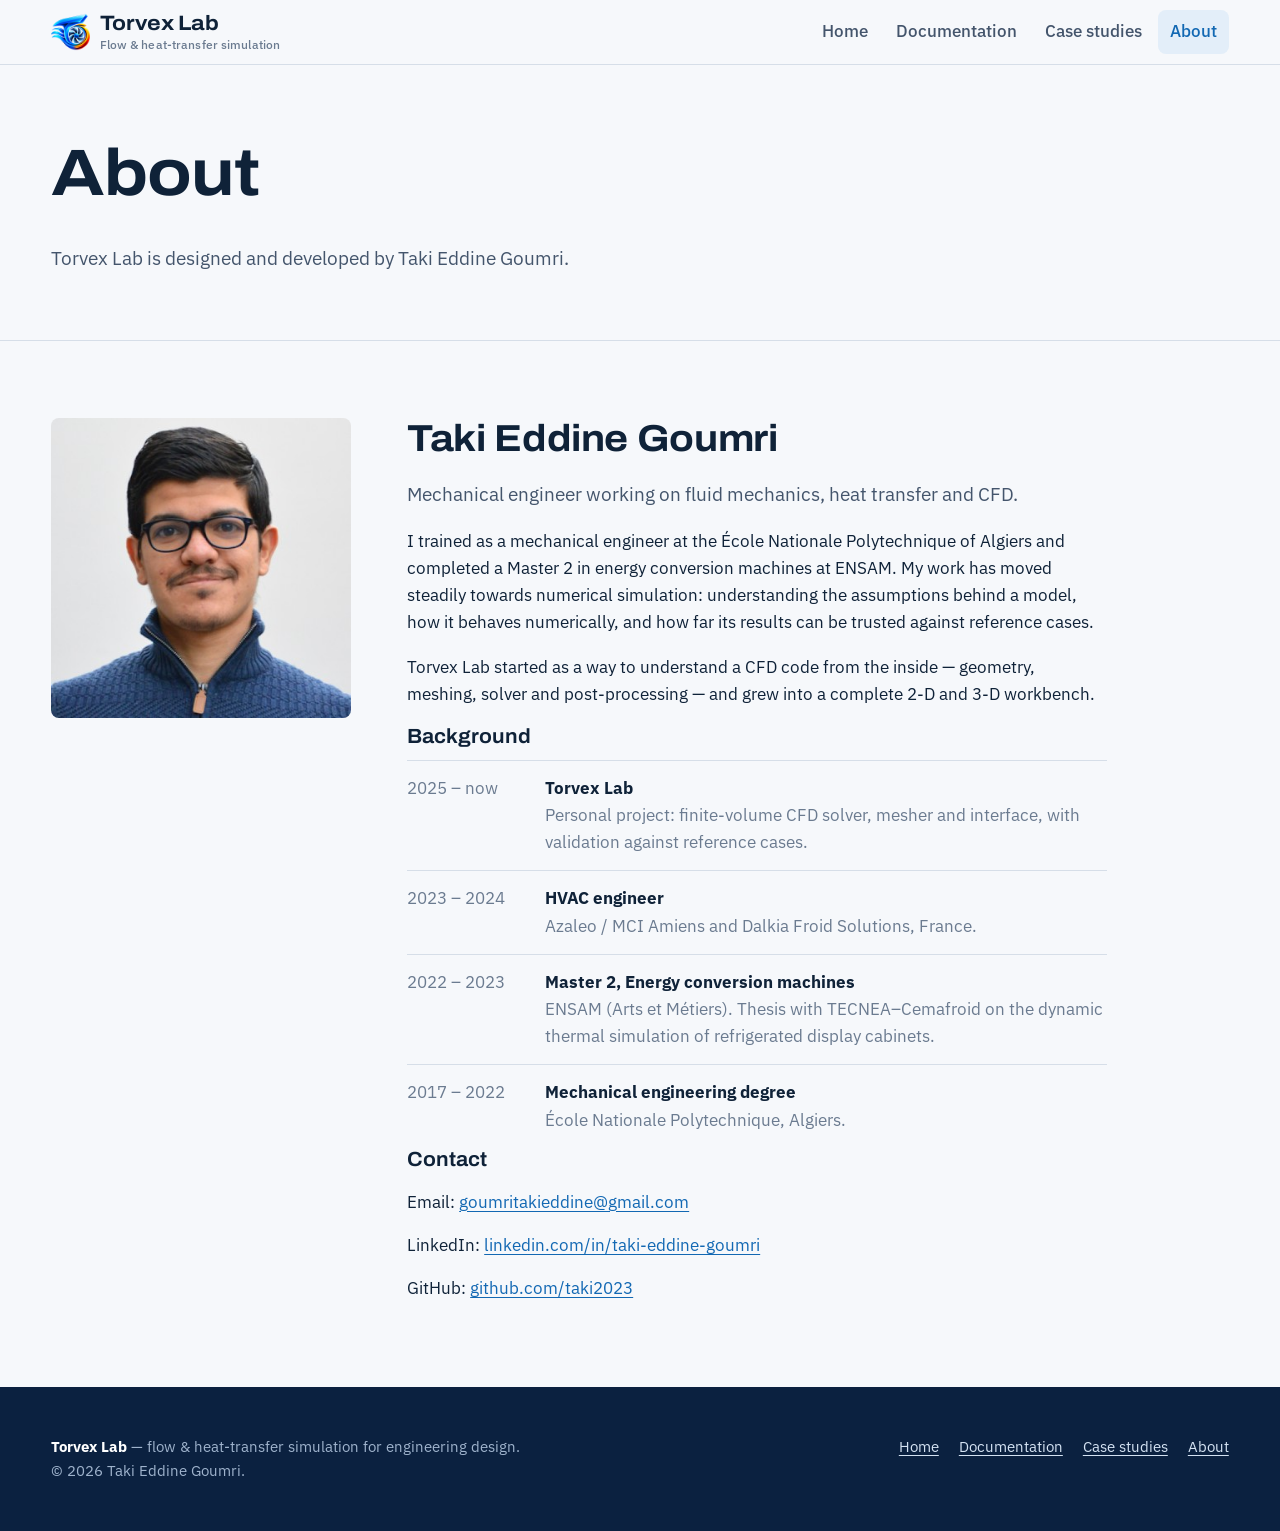
<file: cfd_website/about.html>
<!DOCTYPE html>
<html lang="en">
<head>
<meta charset="utf-8">
<meta name="viewport" content="width=device-width, initial-scale=1">
<title>About — Torvex Lab</title>
<meta name="description" content="About the author of Torvex Lab.">
<link rel="icon" href="assets/img/favicon.png">
<link rel="preconnect" href="https://fonts.googleapis.com"><link rel="preconnect" href="https://fonts.gstatic.com" crossorigin><link href="https://fonts.googleapis.com/css2?family=Archivo:wdth,wght@62..125,500..800&family=IBM+Plex+Mono:wght@400;500&family=IBM+Plex+Sans:ital,wght@0,400;0,500;0,600;1,400&display=swap" rel="stylesheet">
<link rel="stylesheet" href="assets/css/style.css?v=45639d66">
</head>
<body>
<a class="skip" href="#main">Skip to content</a>
<header class="site-head">
  <div class="wrap">
    <a class="brand" href="index.html"><img src="assets/img/logo.png" alt="" width="34" height="34"><span class="brand-text"><span class="brand-name">Torvex Lab</span><span class="brand-tag">Flow &amp; heat-transfer simulation</span></span></a>
    <button class="nav-toggle" aria-expanded="false" aria-controls="nav">Menu</button>
    <nav class="nav" id="nav" aria-label="Main"><a href="index.html">Home</a><a href="docs.html">Documentation</a><a href="cases/index.html">Case studies</a><a href="about.html" aria-current="page">About</a></nav>
  </div>
</header>
<main id="main">

<div class="page-head"><div class="wrap">
  <h1>About</h1>
  <p class="lead">Torvex Lab is designed and developed by Taki Eddine Goumri.</p>
</div></div>
<section><div class="wrap about">
  <img class="portrait" src="assets/img/portrait.jpg" alt="Portrait of Taki Eddine Goumri" width="360" height="360">
  <div>
    <h2>Taki Eddine Goumri</h2>
    <p class="lead">Mechanical engineer working on fluid mechanics, heat transfer and CFD.</p>
    <p>I trained as a mechanical engineer at the École Nationale Polytechnique of Algiers and completed a Master 2 in energy
      conversion machines at ENSAM. My work has moved steadily towards numerical simulation: understanding the assumptions behind
      a model, how it behaves numerically, and how far its results can be trusted against reference cases.</p>
    <p>Torvex Lab started as a way to understand a CFD code from the inside — geometry, meshing, solver and post-processing — and grew
      into a complete 2-D and 3-D workbench.</p>

    <h3>Background</h3>
    <ol class="timeline">
      <li><time>2025 – now</time><div><strong>Torvex Lab</strong><br><span class="muted">Personal project: finite-volume CFD solver, mesher and interface, with validation against reference cases.</span></div></li>
      <li><time>2023 – 2024</time><div><strong>HVAC engineer</strong><br><span class="muted">Azaleo / MCI Amiens and Dalkia Froid Solutions, France.</span></div></li>
      <li><time>2022 – 2023</time><div><strong>Master 2, Energy conversion machines</strong><br><span class="muted">ENSAM (Arts et Métiers). Thesis with TECNEA–Cemafroid on the dynamic thermal simulation of refrigerated display cabinets.</span></div></li>
      <li><time>2017 – 2022</time><div><strong>Mechanical engineering degree</strong><br><span class="muted">École Nationale Polytechnique, Algiers.</span></div></li>
    </ol>

    <h3>Contact</h3>
    <ul class="contact-list">
      <li>Email: <a href="mailto:goumritakieddine@gmail.com">goumritakieddine@gmail.com</a></li>
      <li>LinkedIn: <a href="https://www.linkedin.com/in/taki-eddine-goumri">linkedin.com/in/taki-eddine-goumri</a></li>
      <li>GitHub: <a href="https://github.com/taki2023">github.com/taki2023</a></li>
    </ul>
  </div>
</div></section>

</main>
<footer class="site-foot">
  <div class="wrap">
    <div>
      <strong style="color:#fff">Torvex Lab</strong> — flow &amp; heat-transfer simulation for engineering design.<br>
      © 2026 Taki Eddine Goumri.
    </div>
    <nav aria-label="Footer"><a href="index.html">Home</a><a href="docs.html">Documentation</a><a href="cases/index.html">Case studies</a><a href="about.html">About</a></nav>
  </div>
</footer>
<script src="assets/js/main.js?v=8390b891" defer></script>
</body>
</html>
</file>
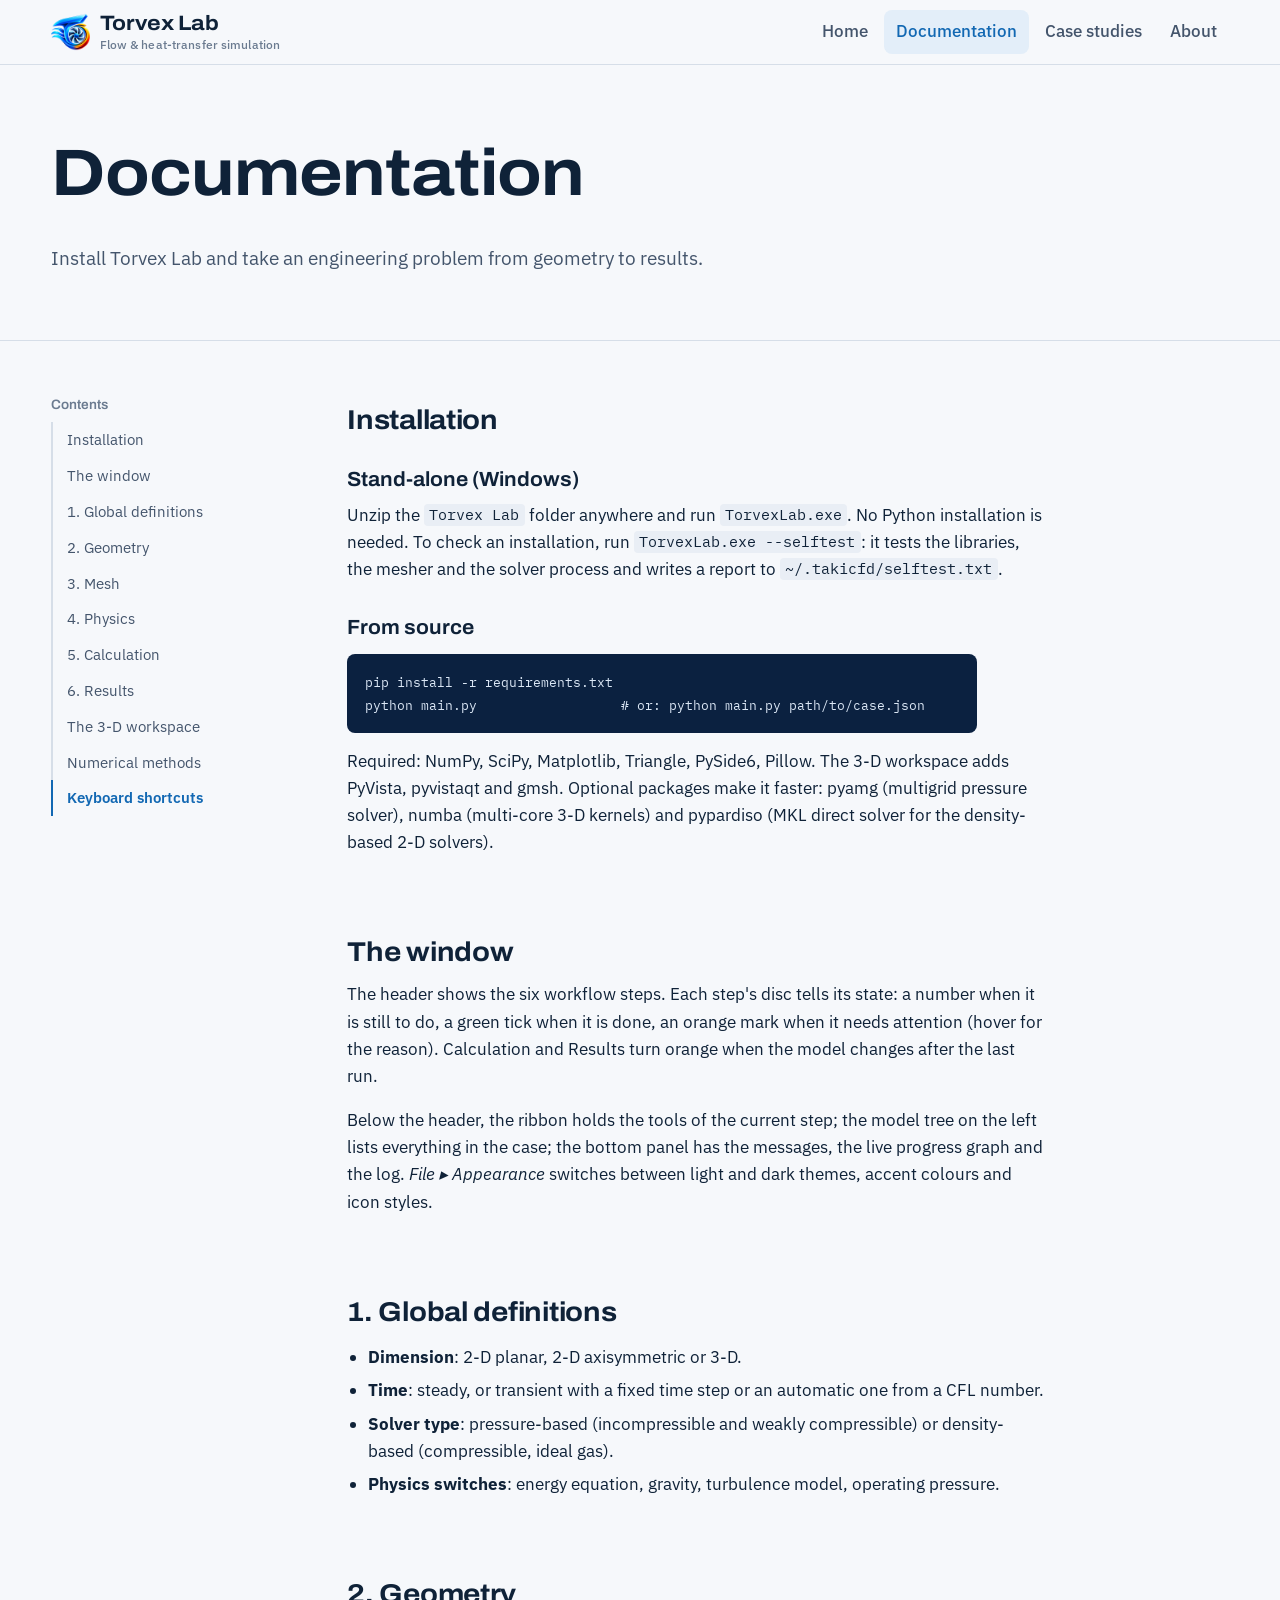
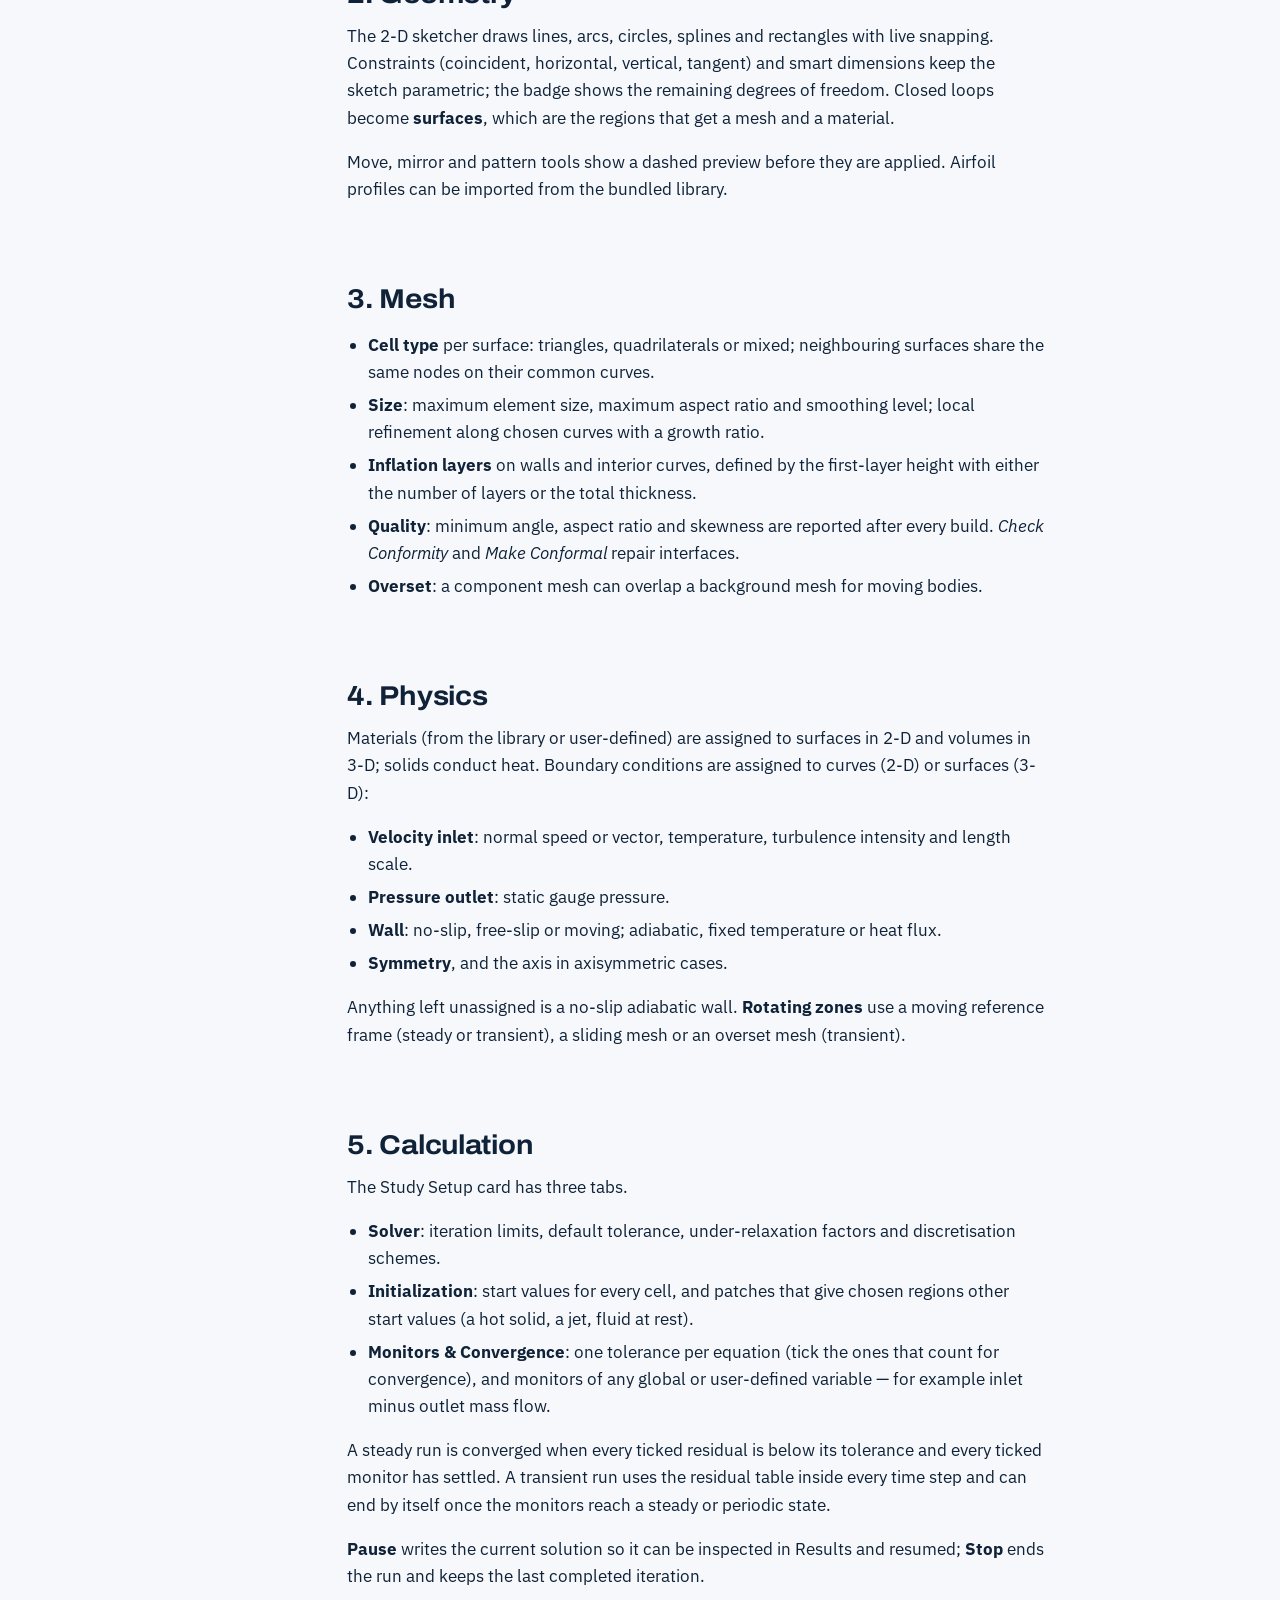
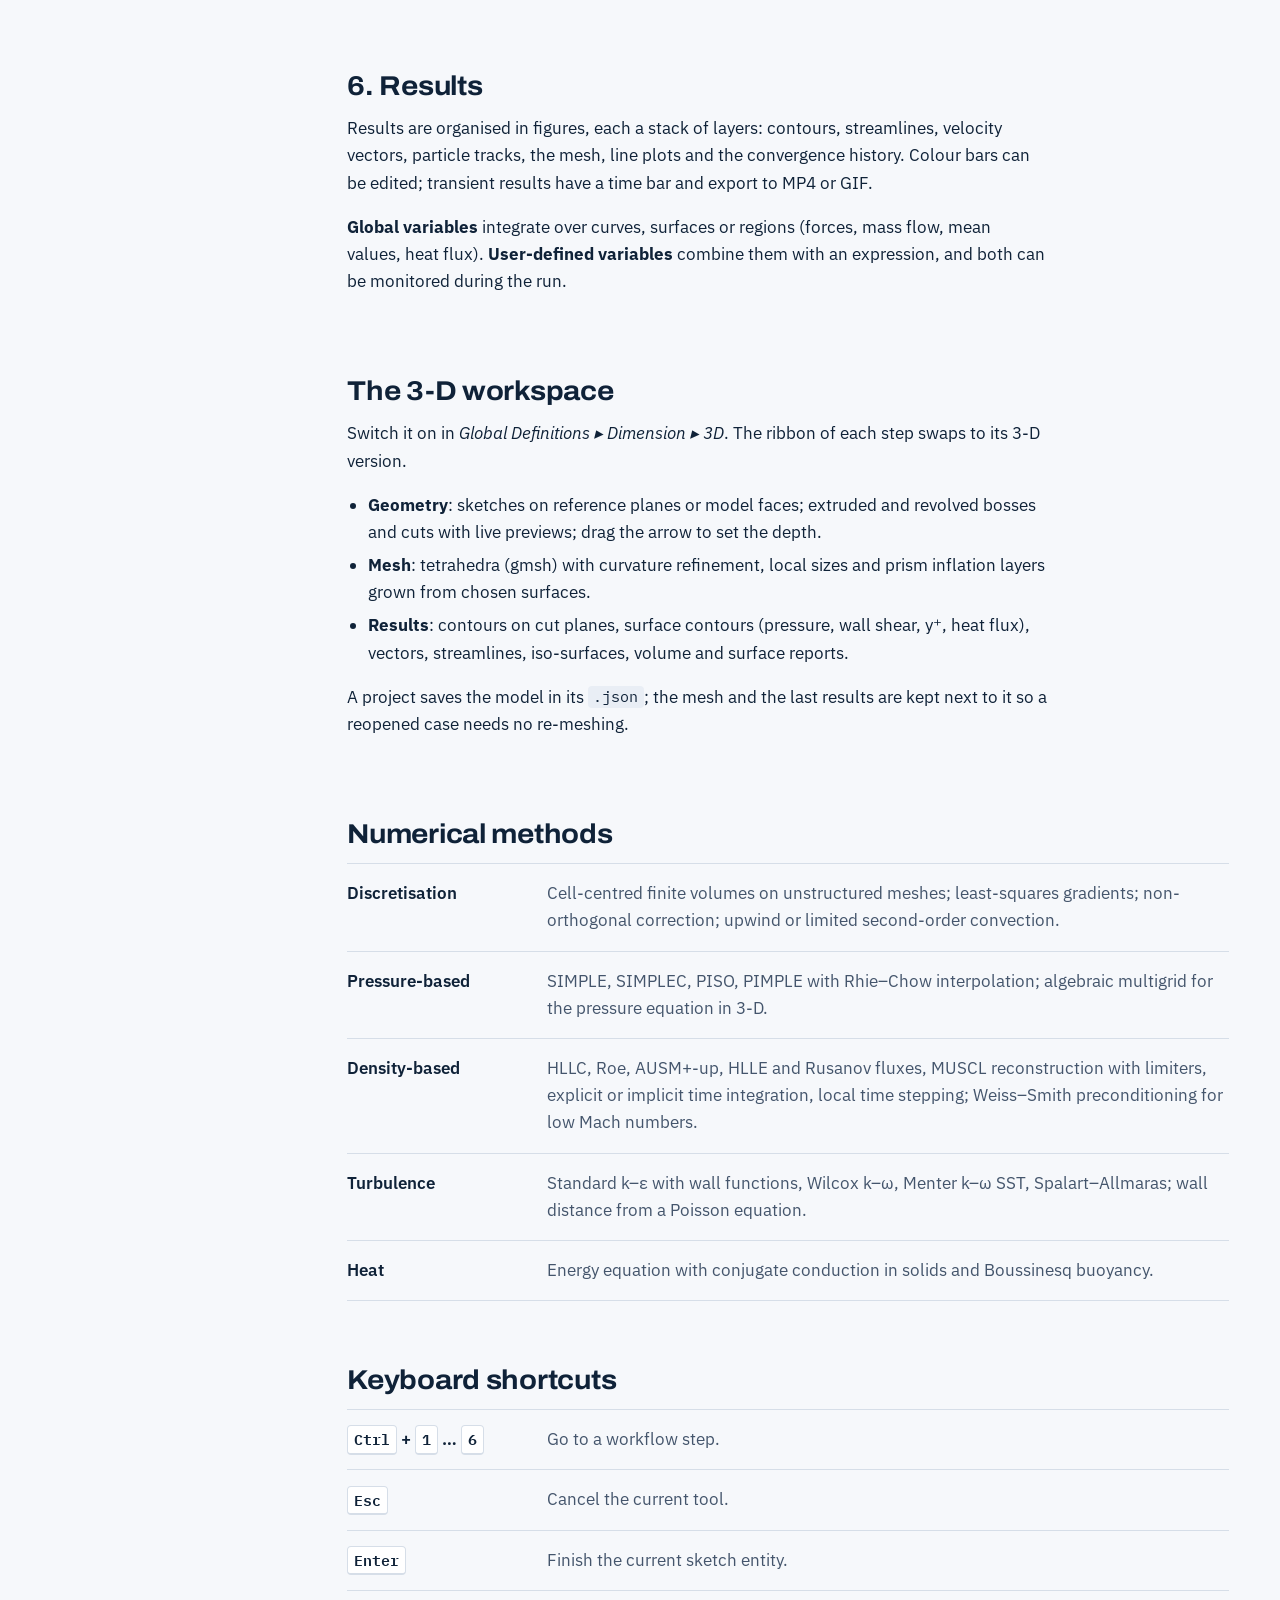
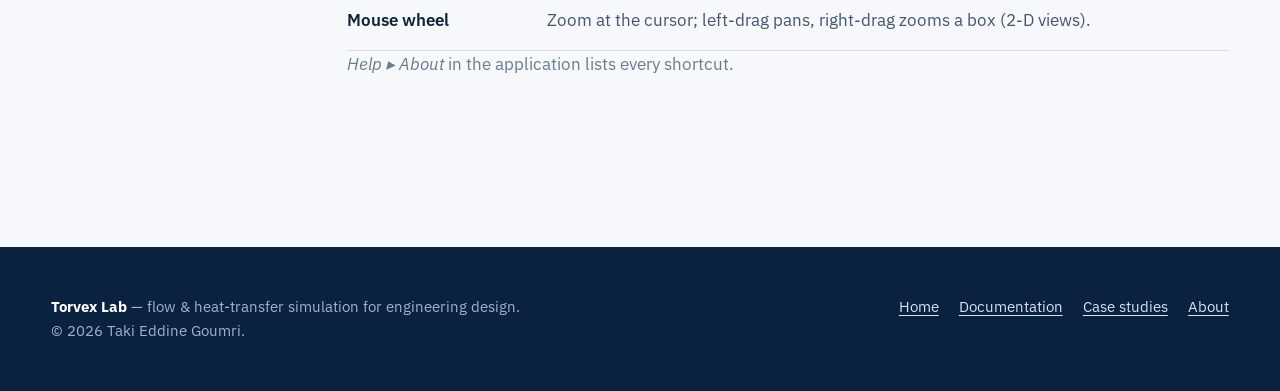
<file: cfd_website/docs.html>
<!DOCTYPE html>
<html lang="en">
<head>
<meta charset="utf-8">
<meta name="viewport" content="width=device-width, initial-scale=1">
<title>Documentation — Torvex Lab</title>
<meta name="description" content="Install Torvex Lab and learn the workflow: geometry, mesh, physics, calculation and results.">
<link rel="icon" href="assets/img/favicon.png">
<link rel="preconnect" href="https://fonts.googleapis.com"><link rel="preconnect" href="https://fonts.gstatic.com" crossorigin><link href="https://fonts.googleapis.com/css2?family=Archivo:wdth,wght@62..125,500..800&family=IBM+Plex+Mono:wght@400;500&family=IBM+Plex+Sans:ital,wght@0,400;0,500;0,600;1,400&display=swap" rel="stylesheet">
<link rel="stylesheet" href="assets/css/style.css?v=45639d66">
</head>
<body>
<a class="skip" href="#main">Skip to content</a>
<header class="site-head">
  <div class="wrap">
    <a class="brand" href="index.html"><img src="assets/img/logo.png" alt="" width="34" height="34"><span class="brand-text"><span class="brand-name">Torvex Lab</span><span class="brand-tag">Flow &amp; heat-transfer simulation</span></span></a>
    <button class="nav-toggle" aria-expanded="false" aria-controls="nav">Menu</button>
    <nav class="nav" id="nav" aria-label="Main"><a href="index.html">Home</a><a href="docs.html" aria-current="page">Documentation</a><a href="cases/index.html">Case studies</a><a href="about.html">About</a></nav>
  </div>
</header>
<main id="main">

<div class="page-head"><div class="wrap">
  <h1>Documentation</h1>
  <p class="lead">Install Torvex Lab and take an engineering problem from geometry to results.</p>
</div></div>
<div class="wrap case-grid">
  <aside class="toc" aria-label="On this page"><h4>Contents</h4><ol>
    <li><a href="#install">Installation</a></li><li><a href="#window">The window</a></li><li><a href="#global"> 1. Global definitions</a></li>
    <li><a href="#geometry"> 2. Geometry</a></li><li><a href="#mesh"> 3. Mesh</a></li><li><a href="#physics"> 4. Physics</a></li>
    <li><a href="#calc"> 5. Calculation</a></li><li><a href="#results"> 6. Results</a></li><li><a href="#threed">The 3-D workspace</a></li>
    <li><a href="#solvers">Numerical methods</a></li><li><a href="#keys">Keyboard shortcuts</a></li></ol></aside>
  <article class="doc">
    <section><h2 id="install">Installation</h2>
      <h3>Stand-alone (Windows)</h3>
      <p>Unzip the <code>Torvex Lab</code> folder anywhere and run <code>TorvexLab.exe</code>. No Python installation is needed.
        To check an installation, run <code>TorvexLab.exe --selftest</code>: it tests the libraries, the mesher and the solver process
        and writes a report to <code>~/.takicfd/selftest.txt</code>.</p>
      <h3>From source</h3>
<pre><code>pip install -r requirements.txt
python main.py                  # or: python main.py path/to/case.json</code></pre>
      <p>Required: NumPy, SciPy, Matplotlib, Triangle, PySide6, Pillow. The 3-D workspace adds PyVista, pyvistaqt and gmsh.
        Optional packages make it faster: pyamg (multigrid pressure solver), numba (multi-core 3-D kernels) and pypardiso
        (MKL direct solver for the density-based 2-D solvers).</p>
    </section>

    <section><h2 id="window">The window</h2>
      <p>The header shows the six workflow steps. Each step's disc tells its state: a number when it is still to do, a green tick
        when it is done, an orange mark when it needs attention (hover for the reason). Calculation and Results turn orange when the
        model changes after the last run.</p>
      <p>Below the header, the ribbon holds the tools of the current step; the model tree on the left lists everything in the case;
        the bottom panel has the messages, the live progress graph and the log. <em>File ▸ Appearance</em> switches between light and dark
        themes, accent colours and icon styles.</p>
    </section>

    <section><h2 id="global"> 1. Global definitions</h2>
      <ul>
        <li><strong>Dimension</strong>: 2-D planar, 2-D axisymmetric or 3-D.</li>
        <li><strong>Time</strong>: steady, or transient with a fixed time step or an automatic one from a CFL number.</li>
        <li><strong>Solver type</strong>: pressure-based (incompressible and weakly compressible) or density-based (compressible, ideal gas).</li>
        <li><strong>Physics switches</strong>: energy equation, gravity, turbulence model, operating pressure.</li>
      </ul>
    </section>

    <section><h2 id="geometry"> 2. Geometry</h2>
      <p>The 2-D sketcher draws lines, arcs, circles, splines and rectangles with live snapping. Constraints (coincident, horizontal,
        vertical, tangent) and smart dimensions keep the sketch parametric; the badge shows the remaining degrees of freedom. Closed
        loops become <strong>surfaces</strong>, which are the regions that get a mesh and a material.</p>
      <p>Move, mirror and pattern tools show a dashed preview before they are applied. Airfoil profiles can be imported from the bundled library.</p>
    </section>

    <section><h2 id="mesh"> 3. Mesh</h2>
      <ul>
        <li><strong>Cell type</strong> per surface: triangles, quadrilaterals or mixed; neighbouring surfaces share the same nodes on their common curves.</li>
        <li><strong>Size</strong>: maximum element size, maximum aspect ratio and smoothing level; local refinement along chosen curves with a growth ratio.</li>
        <li><strong>Inflation layers</strong> on walls and interior curves, defined by the first-layer height with either the number of layers or the total thickness.</li>
        <li><strong>Quality</strong>: minimum angle, aspect ratio and skewness are reported after every build. <em>Check Conformity</em> and <em>Make Conformal</em> repair interfaces.</li>
        <li><strong>Overset</strong>: a component mesh can overlap a background mesh for moving bodies.</li>
      </ul>
    </section>

    <section><h2 id="physics"> 4. Physics</h2>
      <p>Materials (from the library or user-defined) are assigned to surfaces in 2-D and volumes in 3-D; solids conduct heat.
        Boundary conditions are assigned to curves (2-D) or surfaces (3-D):</p>
      <ul>
        <li><strong>Velocity inlet</strong>: normal speed or vector, temperature, turbulence intensity and length scale.</li>
        <li><strong>Pressure outlet</strong>: static gauge pressure.</li>
        <li><strong>Wall</strong>: no-slip, free-slip or moving; adiabatic, fixed temperature or heat flux.</li>
        <li><strong>Symmetry</strong>, and the axis in axisymmetric cases.</li>
      </ul>
      <p>Anything left unassigned is a no-slip adiabatic wall. <strong>Rotating zones</strong> use a moving reference frame (steady or transient), a sliding mesh or an overset mesh (transient).</p>
    </section>

    <section><h2 id="calc"> 5. Calculation</h2>
      <p>The Study Setup card has three tabs.</p>
      <ul>
        <li><strong>Solver</strong>: iteration limits, default tolerance, under-relaxation factors and discretisation schemes.</li>
        <li><strong>Initialization</strong>: start values for every cell, and patches that give chosen regions other start values (a hot solid, a jet, fluid at rest).</li>
        <li><strong>Monitors &amp; Convergence</strong>: one tolerance per equation (tick the ones that count for convergence), and monitors of any global or user-defined variable — for example inlet minus outlet mass flow.</li>
      </ul>
      <p>A steady run is converged when every ticked residual is below its tolerance and every ticked monitor has settled. A transient
        run uses the residual table inside every time step and can end by itself once the monitors reach a steady or periodic state.</p>
      <p><strong>Pause</strong> writes the current solution so it can be inspected in Results and resumed; <strong>Stop</strong> ends the run and keeps the last completed iteration.</p>
    </section>

    <section><h2 id="results"> 6. Results</h2>
      <p>Results are organised in figures, each a stack of layers: contours, streamlines, velocity vectors, particle tracks, the mesh,
        line plots and the convergence history. Colour bars can be edited; transient results have a time bar and export to MP4 or GIF.</p>
      <p><strong>Global variables</strong> integrate over curves, surfaces or regions (forces, mass flow, mean values, heat flux).
        <strong>User-defined variables</strong> combine them with an expression, and both can be monitored during the run.</p>
    </section>

    <section><h2 id="threed">The 3-D workspace</h2>
      <p>Switch it on in <em>Global Definitions ▸ Dimension ▸ 3D</em>. The ribbon of each step swaps to its 3-D version.</p>
      <ul>
        <li><strong>Geometry</strong>: sketches on reference planes or model faces; extruded and revolved bosses and cuts with live previews; drag the arrow to set the depth.</li>
        <li><strong>Mesh</strong>: tetrahedra (gmsh) with curvature refinement, local sizes and prism inflation layers grown from chosen surfaces.</li>
        <li><strong>Results</strong>: contours on cut planes, surface contours (pressure, wall shear, y⁺, heat flux), vectors, streamlines, iso-surfaces, volume and surface reports.</li>
      </ul>
      <p>A project saves the model in its <code>.json</code>; the mesh and the last results are kept next to it so a reopened case needs no re-meshing.</p>
    </section>

    <section><h2 id="solvers">Numerical methods</h2>
      <dl class="caps">
        <div><dt>Discretisation</dt><dd>Cell-centred finite volumes on unstructured meshes; least-squares gradients; non-orthogonal correction; upwind or limited second-order convection.</dd></div>
        <div><dt>Pressure-based</dt><dd>SIMPLE, SIMPLEC, PISO, PIMPLE with Rhie–Chow interpolation; algebraic multigrid for the pressure equation in 3-D.</dd></div>
        <div><dt>Density-based</dt><dd>HLLC, Roe, AUSM+-up, HLLE and Rusanov fluxes, MUSCL reconstruction with limiters, explicit or implicit time integration, local time stepping; Weiss–Smith preconditioning for low Mach numbers.</dd></div>
        <div><dt>Turbulence</dt><dd>Standard k–ε with wall functions, Wilcox k–ω, Menter k–ω SST, Spalart–Allmaras; wall distance from a Poisson equation.</dd></div>
        <div><dt>Heat</dt><dd>Energy equation with conjugate conduction in solids and Boussinesq buoyancy.</dd></div>
      </dl>
    </section>

    <section><h2 id="keys">Keyboard shortcuts</h2>
      <dl class="caps">
        <div><dt><kbd>Ctrl</kbd> + <kbd>1</kbd> … <kbd>6</kbd></dt><dd>Go to a workflow step.</dd></div>
        <div><dt><kbd>Esc</kbd></dt><dd>Cancel the current tool.</dd></div>
        <div><dt><kbd>Enter</kbd></dt><dd>Finish the current sketch entity.</dd></div>
        <div><dt>Mouse wheel</dt><dd>Zoom at the cursor; left-drag pans, right-drag zooms a box (2-D views).</dd></div>
      </dl>
      <p class="muted"><em>Help ▸ About</em> in the application lists every shortcut.</p>
    </section>
  </article>
</div>

</main>
<footer class="site-foot">
  <div class="wrap">
    <div>
      <strong style="color:#fff">Torvex Lab</strong> — flow &amp; heat-transfer simulation for engineering design.<br>
      © 2026 Taki Eddine Goumri.
    </div>
    <nav aria-label="Footer"><a href="index.html">Home</a><a href="docs.html">Documentation</a><a href="cases/index.html">Case studies</a><a href="about.html">About</a></nav>
  </div>
</footer>
<script src="assets/js/main.js?v=8390b891" defer></script>
</body>
</html>
</file>
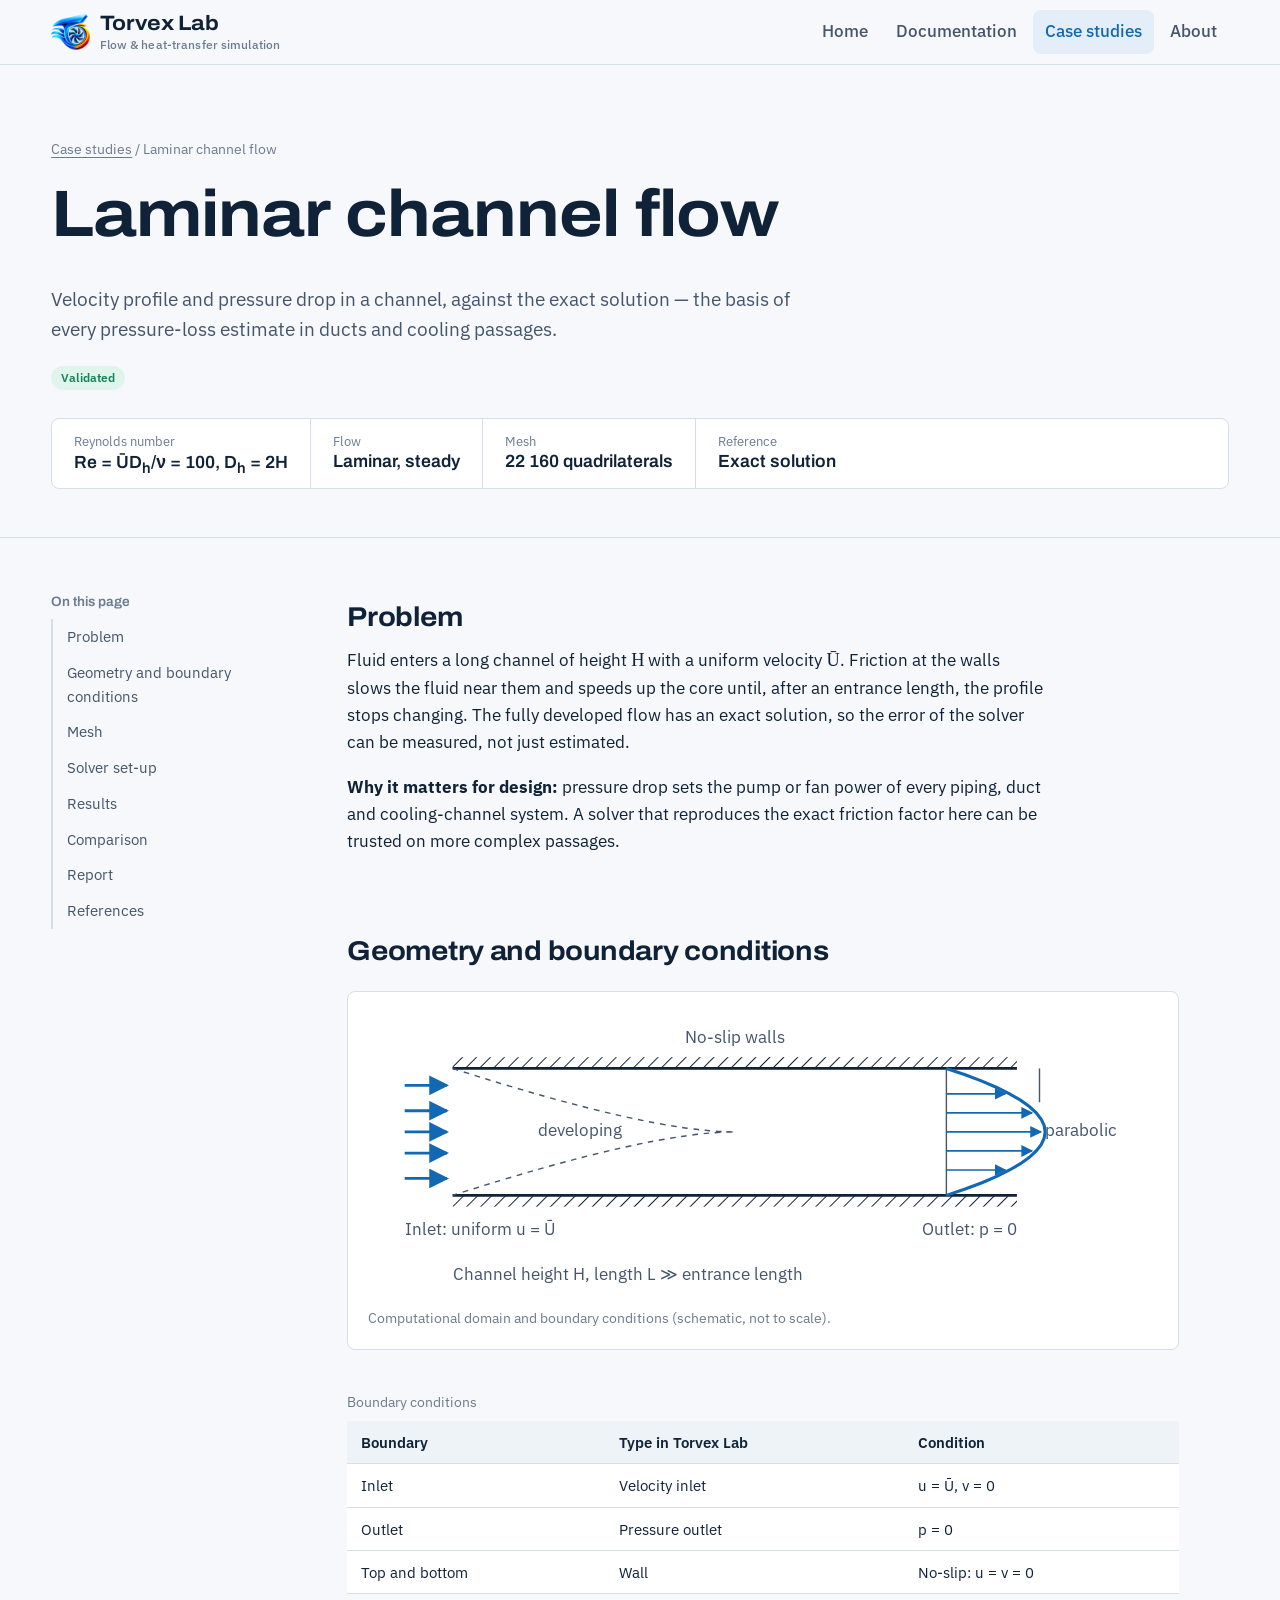
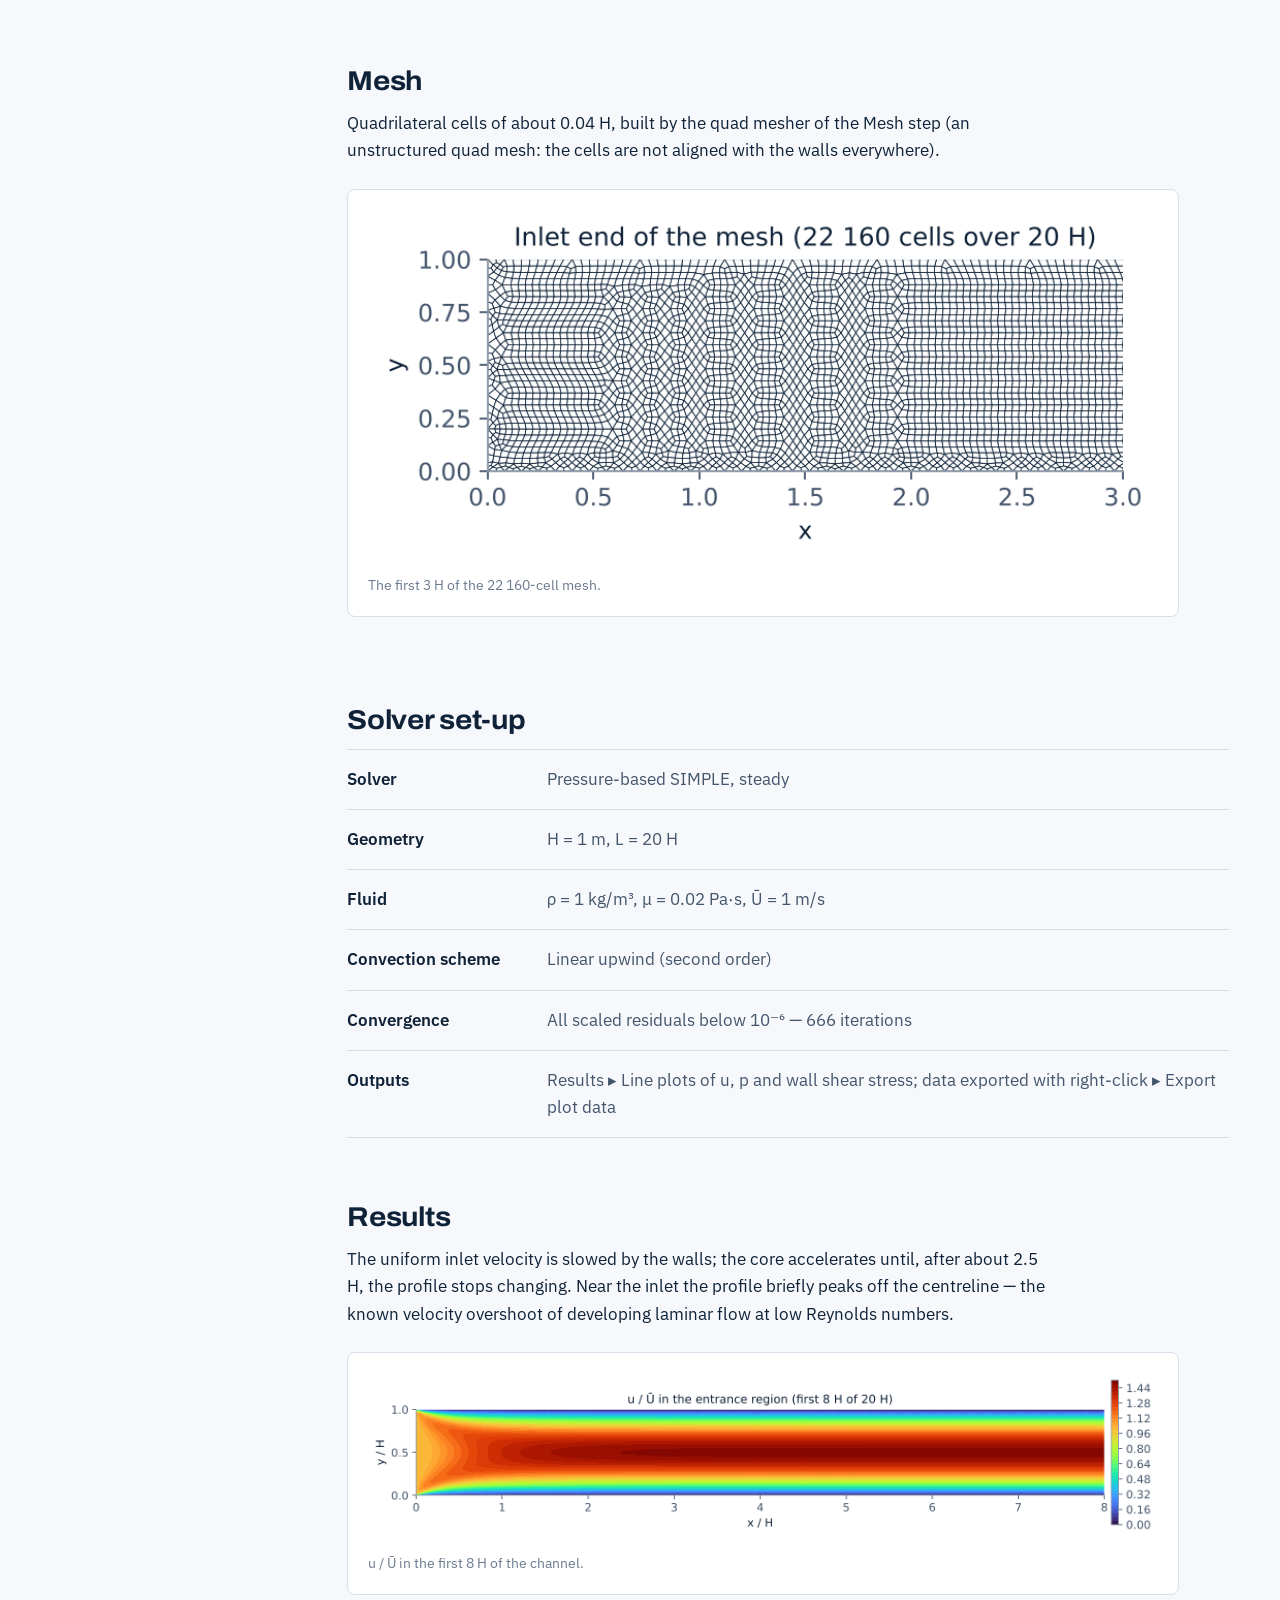
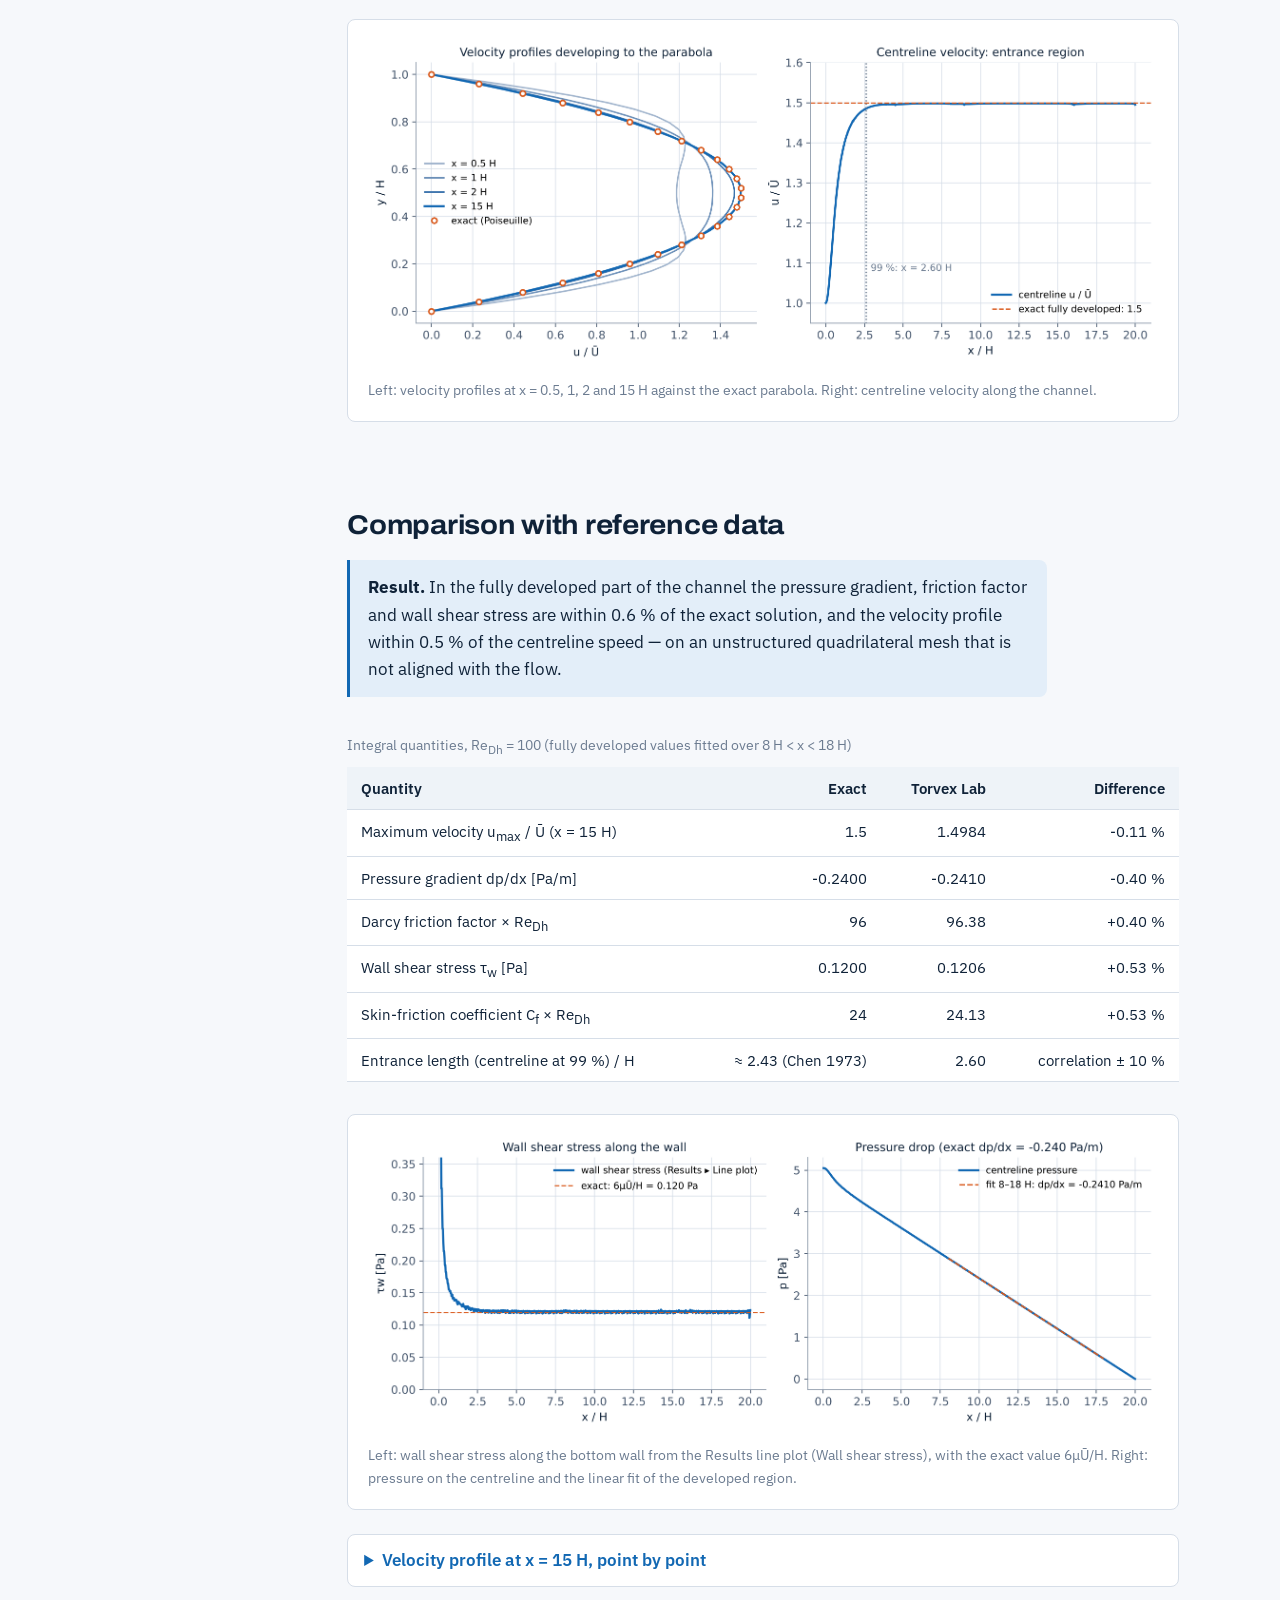
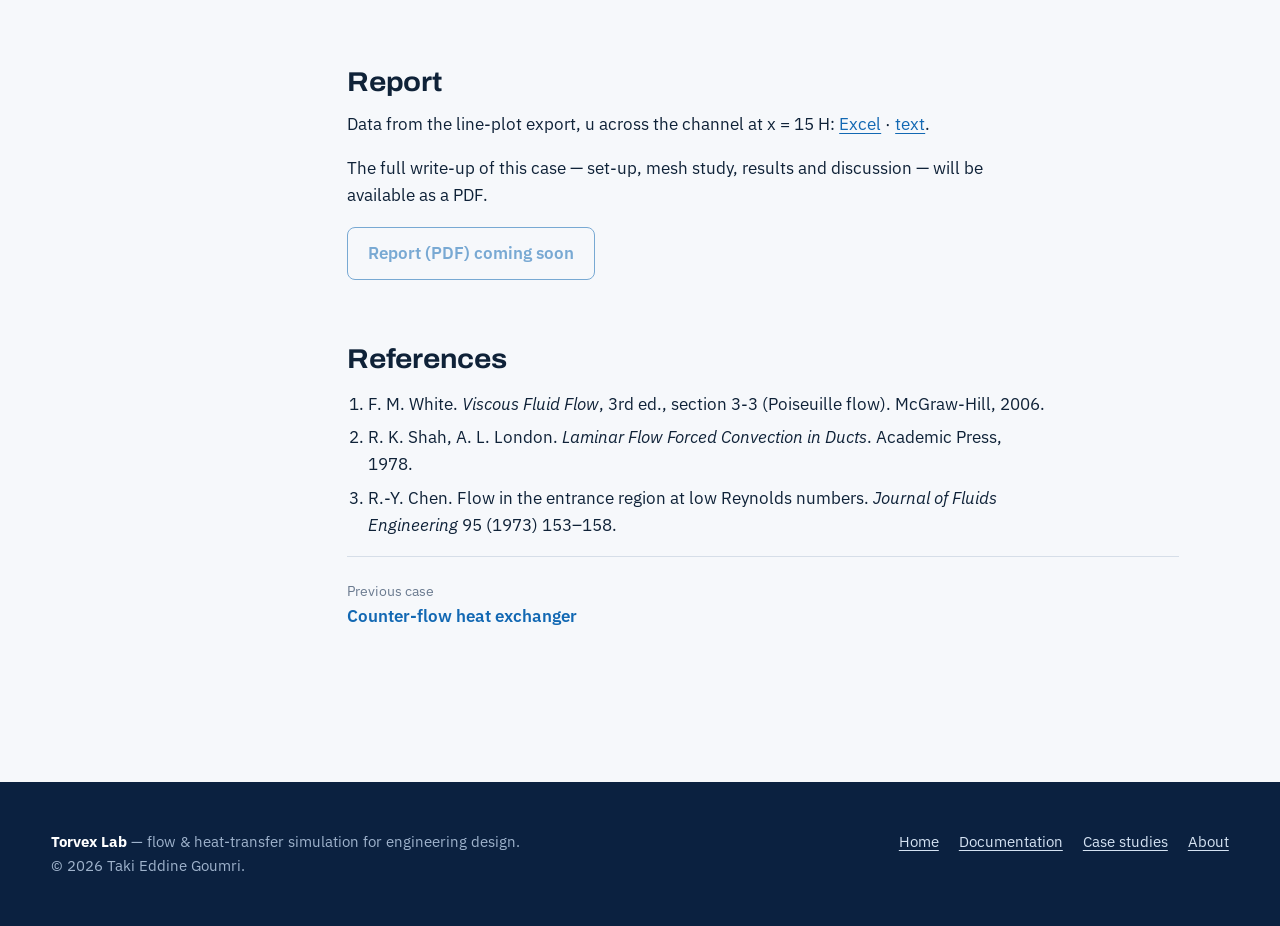
<file: cfd_website/cases/channel-flow.html>
<!DOCTYPE html>
<html lang="en">
<head>
<meta charset="utf-8">
<meta name="viewport" content="width=device-width, initial-scale=1">
<title>Laminar channel flow — Torvex Lab case study</title>
<meta name="description" content="Velocity profile and pressure drop in a channel, against the exact solution — the basis of every pressure-loss estimate in ducts and cooling passages.">
<link rel="icon" href="../assets/img/favicon.png">
<link rel="preconnect" href="https://fonts.googleapis.com"><link rel="preconnect" href="https://fonts.gstatic.com" crossorigin><link href="https://fonts.googleapis.com/css2?family=Archivo:wdth,wght@62..125,500..800&family=IBM+Plex+Mono:wght@400;500&family=IBM+Plex+Sans:ital,wght@0,400;0,500;0,600;1,400&display=swap" rel="stylesheet">
<link rel="stylesheet" href="../assets/css/style.css?v=45639d66">
</head>
<body>
<a class="skip" href="#main">Skip to content</a>
<header class="site-head">
  <div class="wrap">
    <a class="brand" href="../index.html"><img src="../assets/img/logo.png" alt="" width="34" height="34"><span class="brand-text"><span class="brand-name">Torvex Lab</span><span class="brand-tag">Flow &amp; heat-transfer simulation</span></span></a>
    <button class="nav-toggle" aria-expanded="false" aria-controls="nav">Menu</button>
    <nav class="nav" id="nav" aria-label="Main"><a href="../index.html">Home</a><a href="../docs.html">Documentation</a><a href="../cases/index.html" aria-current="page">Case studies</a><a href="../about.html">About</a></nav>
  </div>
</header>
<main id="main">

<div class="page-head"><div class="wrap">
  <div class="crumbs"><a href="index.html">Case studies</a> / Laminar channel flow</div>
  <h1>Laminar channel flow</h1>
  <p class="lead">Velocity profile and pressure drop in a channel, against the exact solution — the basis of every pressure-loss estimate in ducts and cooling passages.</p>
  <span class="status done">Validated</span>
  <dl class="params"><div><dt>Reynolds number</dt><dd>Re = ŪD<sub>h</sub>/ν = 100, D<sub>h</sub> = 2H</dd></div><div><dt>Flow</dt><dd>Laminar, steady</dd></div><div><dt>Mesh</dt><dd>22 160 quadrilaterals</dd></div><div><dt>Reference</dt><dd>Exact solution</dd></div></dl>
</div></div>
<div class="wrap case-grid">
  <aside class="toc" aria-label="On this page"><h4>On this page</h4><ol>
    <li><a href="#problem">Problem</a></li><li><a href="#geometry">Geometry and boundary conditions</a></li>
    <li><a href="#mesh">Mesh</a></li><li><a href="#setup">Solver set-up</a></li><li><a href="#results">Results</a></li>
    <li><a href="#comparison">Comparison</a></li><li><a href="#report">Report</a></li><li><a href="#references">References</a></li></ol></aside>
  <article class="doc">
    <section><h2 id="problem">Problem</h2><p>Fluid enters a long channel of height <span class="math">H</span> with a uniform velocity <span class="math">Ū</span>.
Friction at the walls slows the fluid near them and speeds up the core until, after an entrance length, the profile stops changing.
The fully developed flow has an exact solution, so the error of the solver can be measured, not just estimated.</p>
<p><strong>Why it matters for design:</strong> pressure drop sets the pump or fan power of every piping, duct and cooling-channel
system. A solver that reproduces the exact friction factor here can be trusted on more complex passages.</p></section>
    <section><h2 id="geometry">Geometry and boundary conditions</h2>
      <figure class="figure"><svg viewBox="0 40 560 200" role="img" aria-label="Plane channel of height H with uniform inlet velocity developing into a parabolic profile" xmlns="http://www.w3.org/2000/svg"><defs>
<pattern id="hatch" width="7" height="7" patternUnits="userSpaceOnUse" patternTransform="rotate(45)"><line x1="0" y1="0" x2="0" y2="7" stroke="#0f2238" stroke-width="1.4"/></pattern>
<pattern id="solid" width="6" height="6" patternUnits="userSpaceOnUse" patternTransform="rotate(45)"><rect width="6" height="6" fill="#e8ecf1"/><line x1="0" y1="0" x2="0" y2="6" stroke="#8a97a8" stroke-width="1"/></pattern>
<marker id="ab" viewBox="0 0 10 10" refX="9" refY="5" markerWidth="7" markerHeight="7" orient="auto-start-reverse"><path d="M0,0 L10,5 L0,10 z" fill="#1268b3"/></marker>
<marker id="ah" viewBox="0 0 10 10" refX="9" refY="5" markerWidth="7" markerHeight="7" orient="auto-start-reverse"><path d="M0,0 L10,5 L0,10 z" fill="#d9581a"/></marker>
<marker id="ak" viewBox="0 0 10 10" refX="9" refY="5" markerWidth="6" markerHeight="6" orient="auto-start-reverse"><path d="M0,0 L10,5 L0,10 z" fill="#44556c"/></marker>
</defs><rect x="60" y="80" width="400" height="90" fill="#fff" stroke="none"/>
<rect x="60" y="72" width="400" height="8" fill="url(#hatch)"/><rect x="60" y="170" width="400" height="8" fill="url(#hatch)"/>
<line x1="60" y1="80" x2="460" y2="80" stroke="#0f2238" stroke-width="2"/><line x1="60" y1="170" x2="460" y2="170" stroke="#0f2238" stroke-width="2"/>
<line x1="26" y1="92" x2="56" y2="92" stroke="#1268b3" stroke-width="2" marker-end="url(#ab)"/><line x1="26" y1="110" x2="56" y2="110" stroke="#1268b3" stroke-width="2" marker-end="url(#ab)"/><line x1="26" y1="125" x2="56" y2="125" stroke="#1268b3" stroke-width="2" marker-end="url(#ab)"/><line x1="26" y1="140" x2="56" y2="140" stroke="#1268b3" stroke-width="2" marker-end="url(#ab)"/><line x1="26" y1="158" x2="56" y2="158" stroke="#1268b3" stroke-width="2" marker-end="url(#ab)"/>
<line x1="410" y1="80" x2="410" y2="170" stroke="#44556c"/>
<polyline points="410.0,80.0 423.3,84.5 435.2,89.0 445.7,93.5 454.8,98.0 462.5,102.5 468.8,107.0 473.7,111.5 477.2,116.0 479.3,120.5 480.0,125.0 479.3,129.5 477.2,134.0 473.7,138.5 468.8,143.0 462.5,147.5 454.8,152.0 445.7,156.5 435.2,161.0 423.3,165.5 410.0,170.0" fill="none" stroke="#1268b3" stroke-width="2.2"/>
<line x1="410" y1="98.0" x2="451.8" y2="98.0" stroke="#1268b3" stroke-width="1.2" marker-end="url(#ab)"/><line x1="410" y1="111.5" x2="470.7" y2="111.5" stroke="#1268b3" stroke-width="1.2" marker-end="url(#ab)"/><line x1="410" y1="125.0" x2="477.0" y2="125.0" stroke="#1268b3" stroke-width="1.2" marker-end="url(#ab)"/><line x1="410" y1="138.5" x2="470.7" y2="138.5" stroke="#1268b3" stroke-width="1.2" marker-end="url(#ab)"/><line x1="410" y1="152.0" x2="451.8" y2="152.0" stroke="#1268b3" stroke-width="1.2" marker-end="url(#ab)"/>
<path d="M60 80 Q 200 125 260 125 Q 200 125 60 170" fill="none" stroke="#44556c" stroke-dasharray="4 4"/>
<g class="lbl">
<text x="26" y="198" font-family="IBM Plex Sans, sans-serif" font-size="12" fill="#44556c">Inlet: uniform u = Ū</text>
<text x="460" y="198" text-anchor="end" font-family="IBM Plex Sans, sans-serif" font-size="12" fill="#44556c">Outlet: p = 0</text>
<text x="260" y="62" text-anchor="middle" font-family="IBM Plex Sans, sans-serif" font-size="12" fill="#44556c">No-slip walls</text>
<text x="150" y="128" text-anchor="middle" font-family="IBM Plex Sans, sans-serif" font-size="12" fill="#44556c">developing</text>
<text x="480" y="128" font-family="IBM Plex Sans, sans-serif" font-size="12" fill="#44556c">parabolic</text>
<line x1="476" y1="80" x2="476" y2="104" stroke="#44556c"/>
<line x1="44" y1="216" x2="460" y2="216" stroke="#44556c" marker-start="url(#ak)" marker-end="url(#ak)" opacity="0"/>
<text x="60" y="230" font-family="IBM Plex Sans, sans-serif" font-size="12" fill="#44556c">Channel height H, length L ≫ entrance length</text></g></svg><figcaption>Computational domain and boundary conditions (schematic, not to scale).</figcaption></figure>
      <div class="table-scroll"><table><caption>Boundary conditions</caption><thead><tr><th scope="col">Boundary</th><th scope="col">Type in Torvex Lab</th><th scope="col">Condition</th></tr></thead><tbody><tr><td>Inlet</td><td>Velocity inlet</td><td>u = Ū, v = 0</td></tr><tr><td>Outlet</td><td>Pressure outlet</td><td>p = 0</td></tr><tr><td>Top and bottom</td><td>Wall</td><td>No-slip: u = v = 0</td></tr></tbody></table></div>
    </section>
    <section><h2 id="mesh">Mesh</h2><p>Quadrilateral cells of about 0.04 H, built by the quad mesher of the Mesh step (an unstructured quad mesh: the cells are not aligned with the walls everywhere).</p>
      <figure class="figure"><img src="../assets/cases/channel-flow/mesh.png" alt="Quadrilateral mesh at the inlet end of the channel"><figcaption>The first 3 H of the 22 160-cell mesh.</figcaption></figure>
    </section>
    <section><h2 id="setup">Solver set-up</h2><dl class="caps"><div><dt>Solver</dt><dd>Pressure-based SIMPLE, steady</dd></div><div><dt>Geometry</dt><dd>H = 1 m, L = 20 H</dd></div><div><dt>Fluid</dt><dd>ρ = 1 kg/m³, μ = 0.02 Pa·s, Ū = 1 m/s</dd></div><div><dt>Convection scheme</dt><dd>Linear upwind (second order)</dd></div><div><dt>Convergence</dt><dd>All scaled residuals below 10⁻⁶ — 666 iterations</dd></div><div><dt>Outputs</dt><dd>Results ▸ Line plots of u, p and wall shear stress; data exported with right-click ▸ Export plot data</dd></div></dl></section>
    <section><h2 id="results">Results</h2>
      <p>The uniform inlet velocity is slowed by the walls; the core accelerates until, after about 2.5 H, the profile stops changing. Near the inlet the profile briefly peaks off the centreline — the known velocity overshoot of developing laminar flow at low Reynolds numbers.</p><figure class="figure"><img src="../assets/cases/channel-flow/field.png" alt="Velocity in the entrance region"><figcaption>u / Ū in the first 8 H of the channel.</figcaption></figure><figure class="figure"><img src="../assets/cases/channel-flow/profiles.png" alt="Velocity profiles and centreline velocity"><figcaption>Left: velocity profiles at x = 0.5, 1, 2 and 15 H against the exact parabola. Right: centreline velocity along the channel.</figcaption></figure>
    </section>
    <section><h2 id="comparison">Comparison with reference data</h2><div class="callout"><p><strong>Result.</strong> In the fully developed part of the channel the pressure gradient, friction factor and wall shear stress are within 0.6 % of the exact solution, and the velocity profile within 0.5 % of the centreline speed — on an unstructured quadrilateral mesh that is not aligned with the flow.</p></div><div class="table-scroll"><table><caption>Integral quantities, Re<sub>Dh</sub> = 100 (fully developed values fitted over 8 H &lt; x &lt; 18 H)</caption><thead><tr><th scope="col">Quantity</th><th class="num" scope="col">Exact</th><th class="num" scope="col">Torvex Lab</th><th class="num" scope="col">Difference</th></tr></thead><tbody><tr><td>Maximum velocity u<sub>max</sub> / Ū (x = 15 H)</td><td class="num">1.5</td><td class="num">1.4984</td><td class="num">-0.11 %</td></tr><tr><td>Pressure gradient dp/dx [Pa/m]</td><td class="num">-0.2400</td><td class="num">-0.2410</td><td class="num">-0.40 %</td></tr><tr><td>Darcy friction factor × Re<sub>Dh</sub></td><td class="num">96</td><td class="num">96.38</td><td class="num">+0.40 %</td></tr><tr><td>Wall shear stress τ<sub>w</sub> [Pa]</td><td class="num">0.1200</td><td class="num">0.1206</td><td class="num">+0.53 %</td></tr><tr><td>Skin-friction coefficient C<sub>f</sub> × Re<sub>Dh</sub></td><td class="num">24</td><td class="num">24.13</td><td class="num">+0.53 %</td></tr><tr><td>Entrance length (centreline at 99 %) / H</td><td class="num">≈ 2.43 (Chen 1973)</td><td class="num">2.60</td><td class="num">correlation ± 10 %</td></tr></tbody></table></div><figure class="figure"><img src="../assets/cases/channel-flow/shear_pressure.png" alt="Wall shear stress and centreline pressure along the channel"><figcaption>Left: wall shear stress along the bottom wall from the Results line plot (Wall shear stress), with the exact value 6μŪ/H. Right: pressure on the centreline and the linear fit of the developed region.</figcaption></figure><details class="points"><summary>Velocity profile at x = 15 H, point by point</summary><div class="table-scroll"><table><caption>u / Ū at x = 15 H</caption><thead><tr><th class="num" scope="col">y / H</th><th class="num" scope="col">Exact 6η(1 − η)</th><th class="num" scope="col">Torvex Lab</th><th class="num" scope="col">Difference</th></tr></thead><tbody><tr><td class="num">0.0</td><td class="num">0.0000</td><td class="num">0.0000</td><td class="num">+0.0000</td></tr><tr><td class="num">0.1</td><td class="num">0.2850</td><td class="num">0.2820</td><td class="num">-0.0030</td></tr><tr><td class="num">0.1</td><td class="num">0.5400</td><td class="num">0.5332</td><td class="num">-0.0068</td></tr><tr><td class="num">0.1</td><td class="num">0.7650</td><td class="num">0.7598</td><td class="num">-0.0052</td></tr><tr><td class="num">0.2</td><td class="num">0.9600</td><td class="num">0.9565</td><td class="num">-0.0035</td></tr><tr><td class="num">0.2</td><td class="num">1.1250</td><td class="num">1.1216</td><td class="num">-0.0034</td></tr><tr><td class="num">0.3</td><td class="num">1.2600</td><td class="num">1.2567</td><td class="num">-0.0033</td></tr><tr><td class="num">0.4</td><td class="num">1.3650</td><td class="num">1.3623</td><td class="num">-0.0027</td></tr><tr><td class="num">0.4</td><td class="num">1.4400</td><td class="num">1.4383</td><td class="num">-0.0017</td></tr><tr><td class="num">0.5</td><td class="num">1.4850</td><td class="num">1.4833</td><td class="num">-0.0017</td></tr><tr><td class="num">0.5</td><td class="num">1.5000</td><td class="num">1.4980</td><td class="num">-0.0020</td></tr><tr><td class="num">0.6</td><td class="num">1.4850</td><td class="num">1.4832</td><td class="num">-0.0018</td></tr><tr><td class="num">0.6</td><td class="num">1.4400</td><td class="num">1.4388</td><td class="num">-0.0012</td></tr><tr><td class="num">0.7</td><td class="num">1.3650</td><td class="num">1.3638</td><td class="num">-0.0012</td></tr><tr><td class="num">0.7</td><td class="num">1.2600</td><td class="num">1.2580</td><td class="num">-0.0020</td></tr><tr><td class="num">0.8</td><td class="num">1.1250</td><td class="num">1.1227</td><td class="num">-0.0023</td></tr><tr><td class="num">0.8</td><td class="num">0.9600</td><td class="num">0.9577</td><td class="num">-0.0023</td></tr><tr><td class="num">0.8</td><td class="num">0.7650</td><td class="num">0.7623</td><td class="num">-0.0027</td></tr><tr><td class="num">0.9</td><td class="num">0.5400</td><td class="num">0.5358</td><td class="num">-0.0042</td></tr><tr><td class="num">1.0</td><td class="num">0.2850</td><td class="num">0.2812</td><td class="num">-0.0038</td></tr><tr><td class="num">1.0</td><td class="num">0.0000</td><td class="num">0.0000</td><td class="num">+0.0000</td></tr></tbody></table></div></details></section>
    <section><h2 id="report">Report</h2>
      <p>Data from the line-plot export, u across the channel at x = 15 H: <a href="../assets/cases/channel-flow/profile_x15.xlsx">Excel</a> · <a href="../assets/cases/channel-flow/profile_x15.txt">text</a>.</p>
      <p>The full write-up of this case — set-up, mesh study, results and discussion — will be available as a PDF.</p>
      <!-- When the PDF is ready: put it in /reports/ and replace the span below with
           <a class="btn btn-line" href="../reports/channel-flow.pdf">Download the report (PDF)</a> -->
      <span class="btn btn-line" aria-disabled="true" style="opacity:.55;cursor:default">Report (PDF) coming soon</span>
    </section>
    <section><h2 id="references">References</h2><ol><li>F. M. White. <i>Viscous Fluid Flow</i>, 3rd ed., section 3-3 (Poiseuille flow). McGraw-Hill, 2006.</li><li>R. K. Shah, A. L. London. <i>Laminar Flow Forced Convection in Ducts</i>. Academic Press, 1978.</li><li>R.-Y. Chen. Flow in the entrance region at low Reynolds numbers. <i>Journal of Fluids Engineering</i> 95 (1973) 153–158.</li></ol><nav class="next-prev" aria-label="Other cases"><a href="heat-exchanger.html"><span>Previous case</span>Counter-flow heat exchanger</a><span></span></nav></section>
  </article>
</div>
</main>
<footer class="site-foot">
  <div class="wrap">
    <div>
      <strong style="color:#fff">Torvex Lab</strong> — flow &amp; heat-transfer simulation for engineering design.<br>
      © 2026 Taki Eddine Goumri.
    </div>
    <nav aria-label="Footer"><a href="../index.html">Home</a><a href="../docs.html">Documentation</a><a href="../cases/index.html">Case studies</a><a href="../about.html">About</a></nav>
  </div>
</footer>
<script src="../assets/js/main.js?v=8390b891" defer></script>
</body>
</html>
</file>
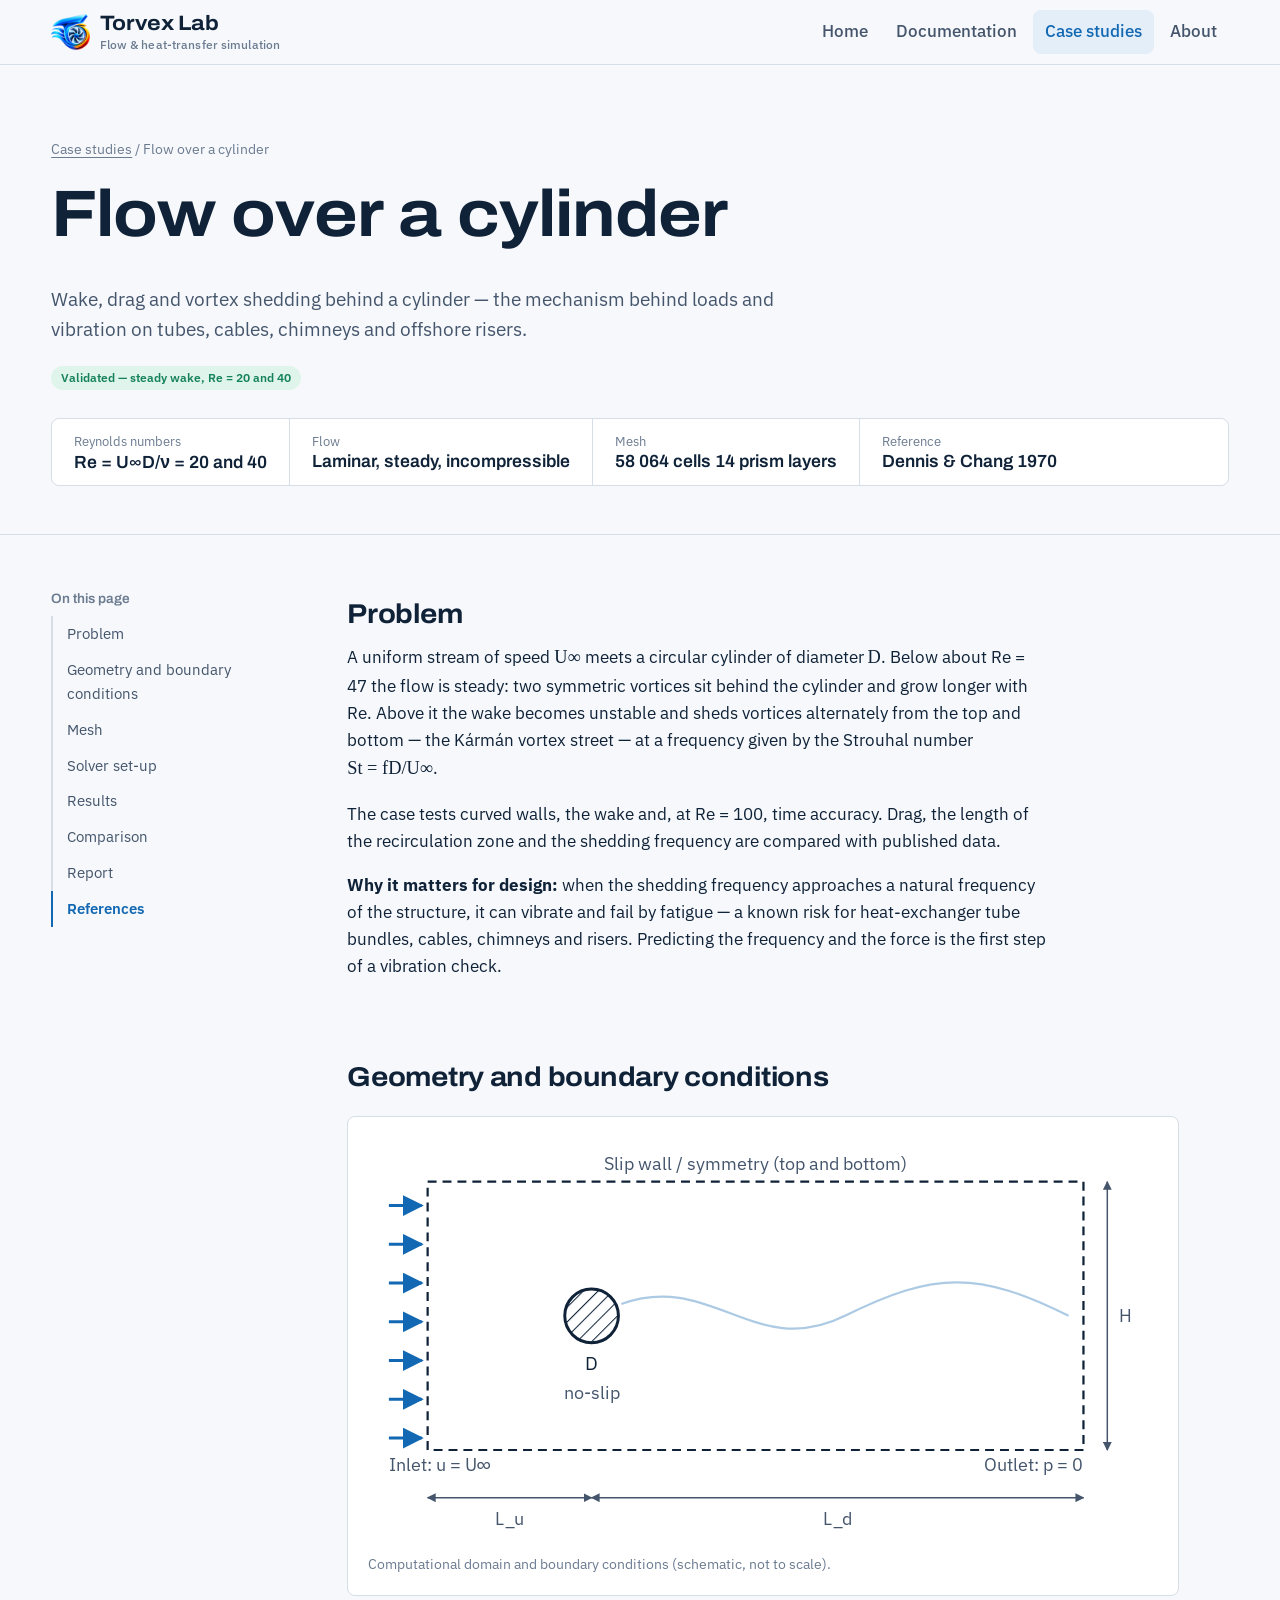
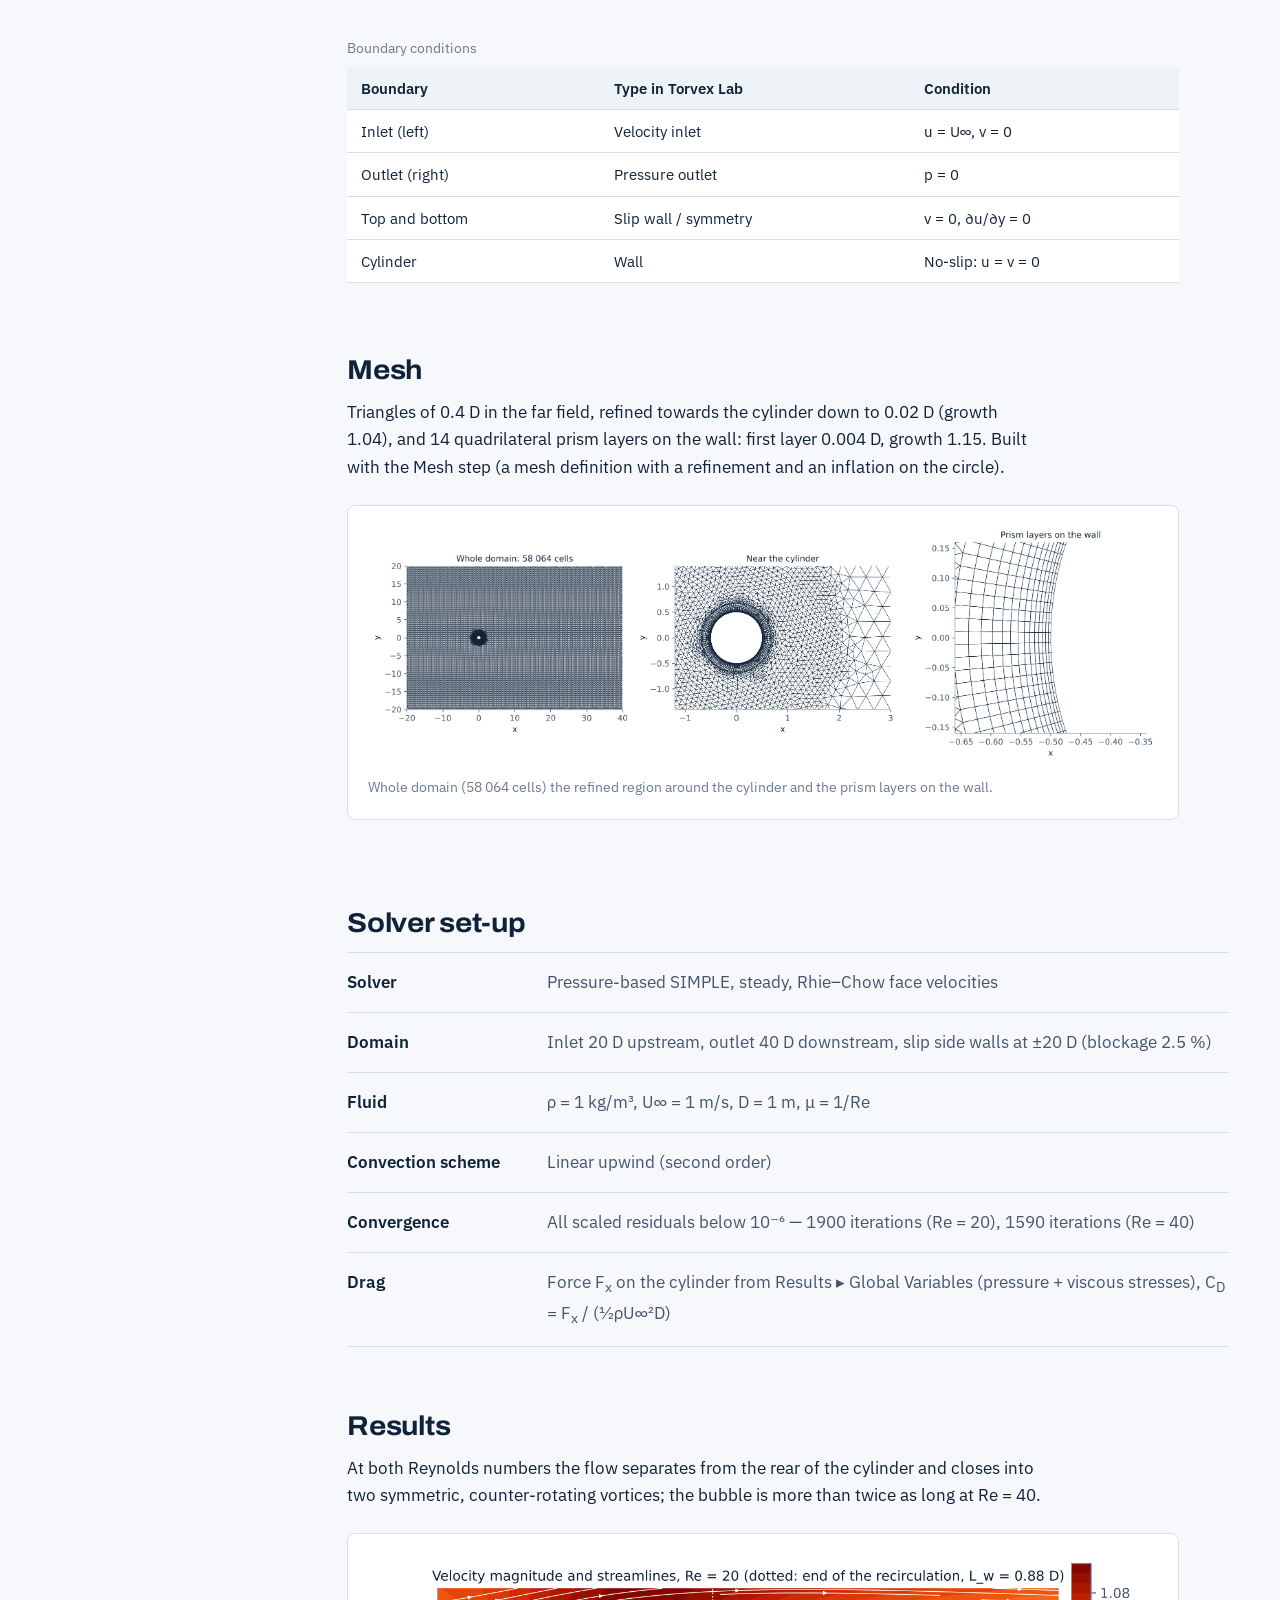
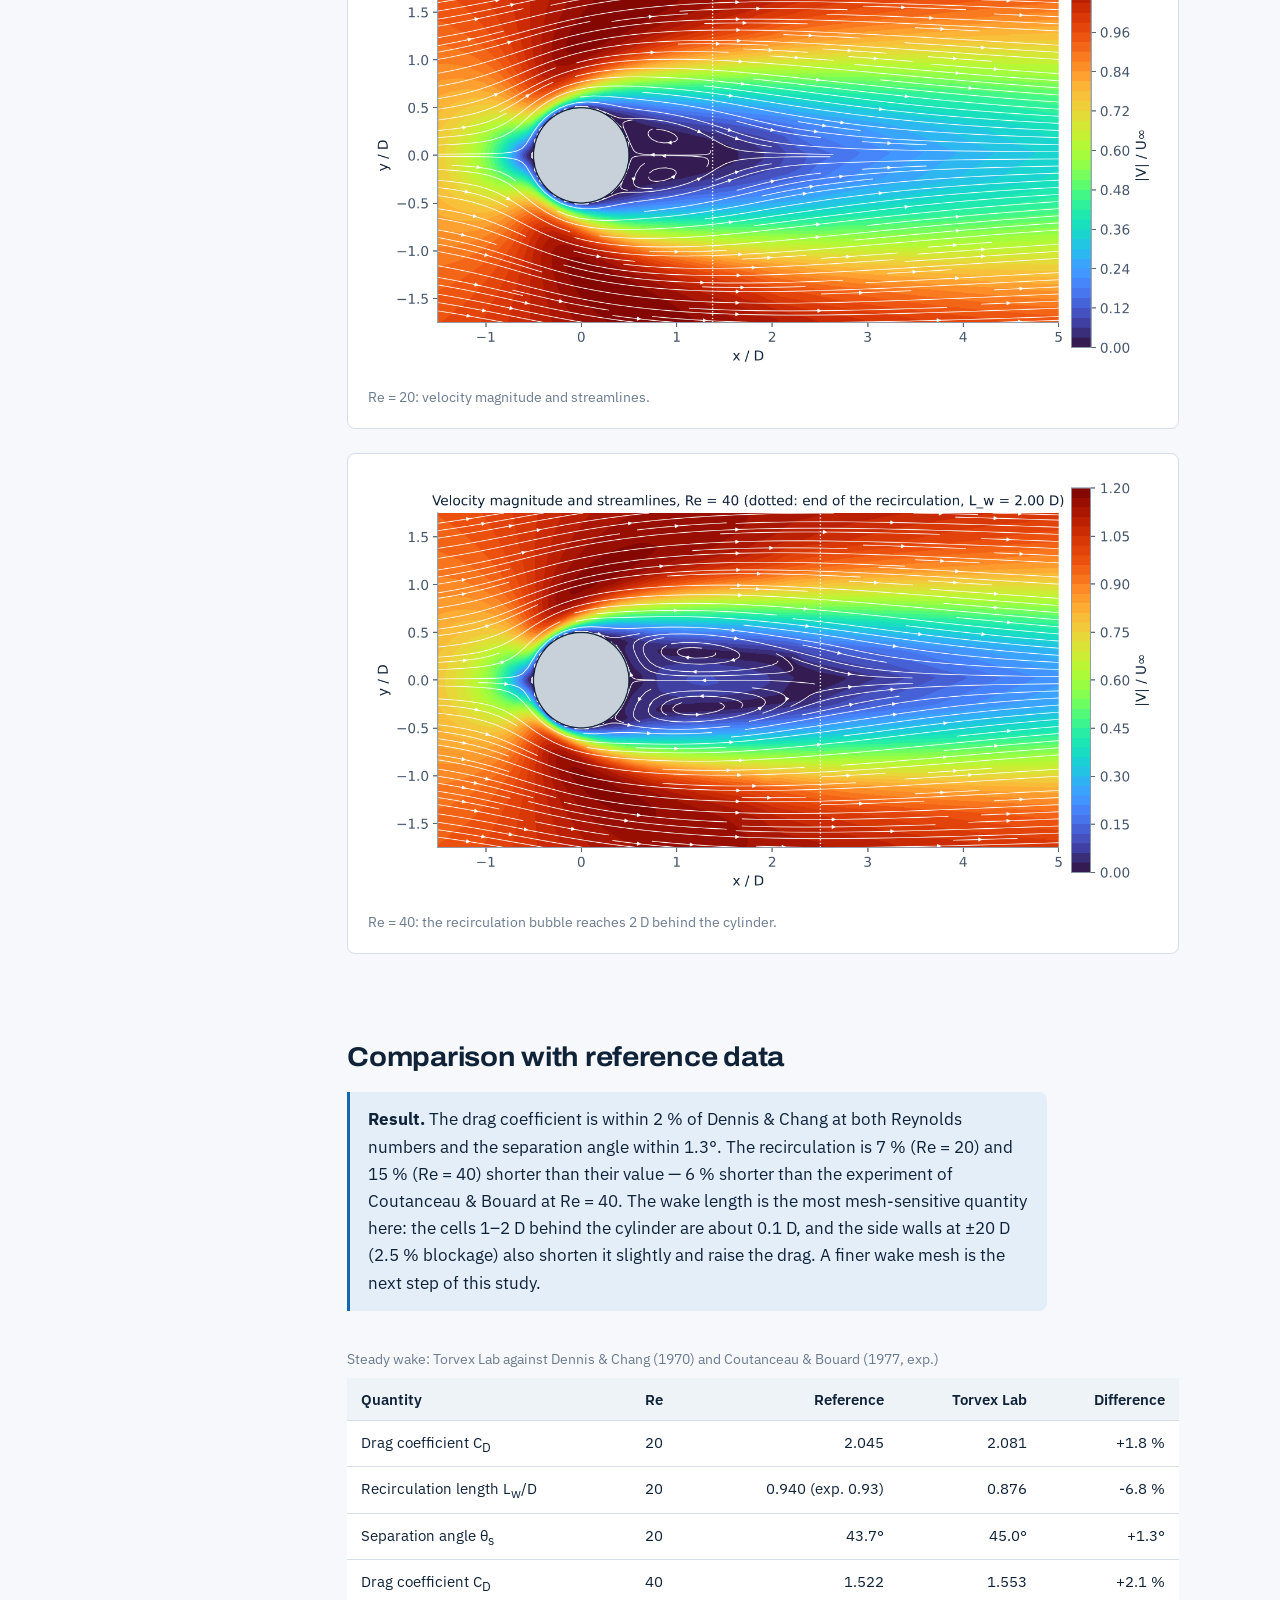
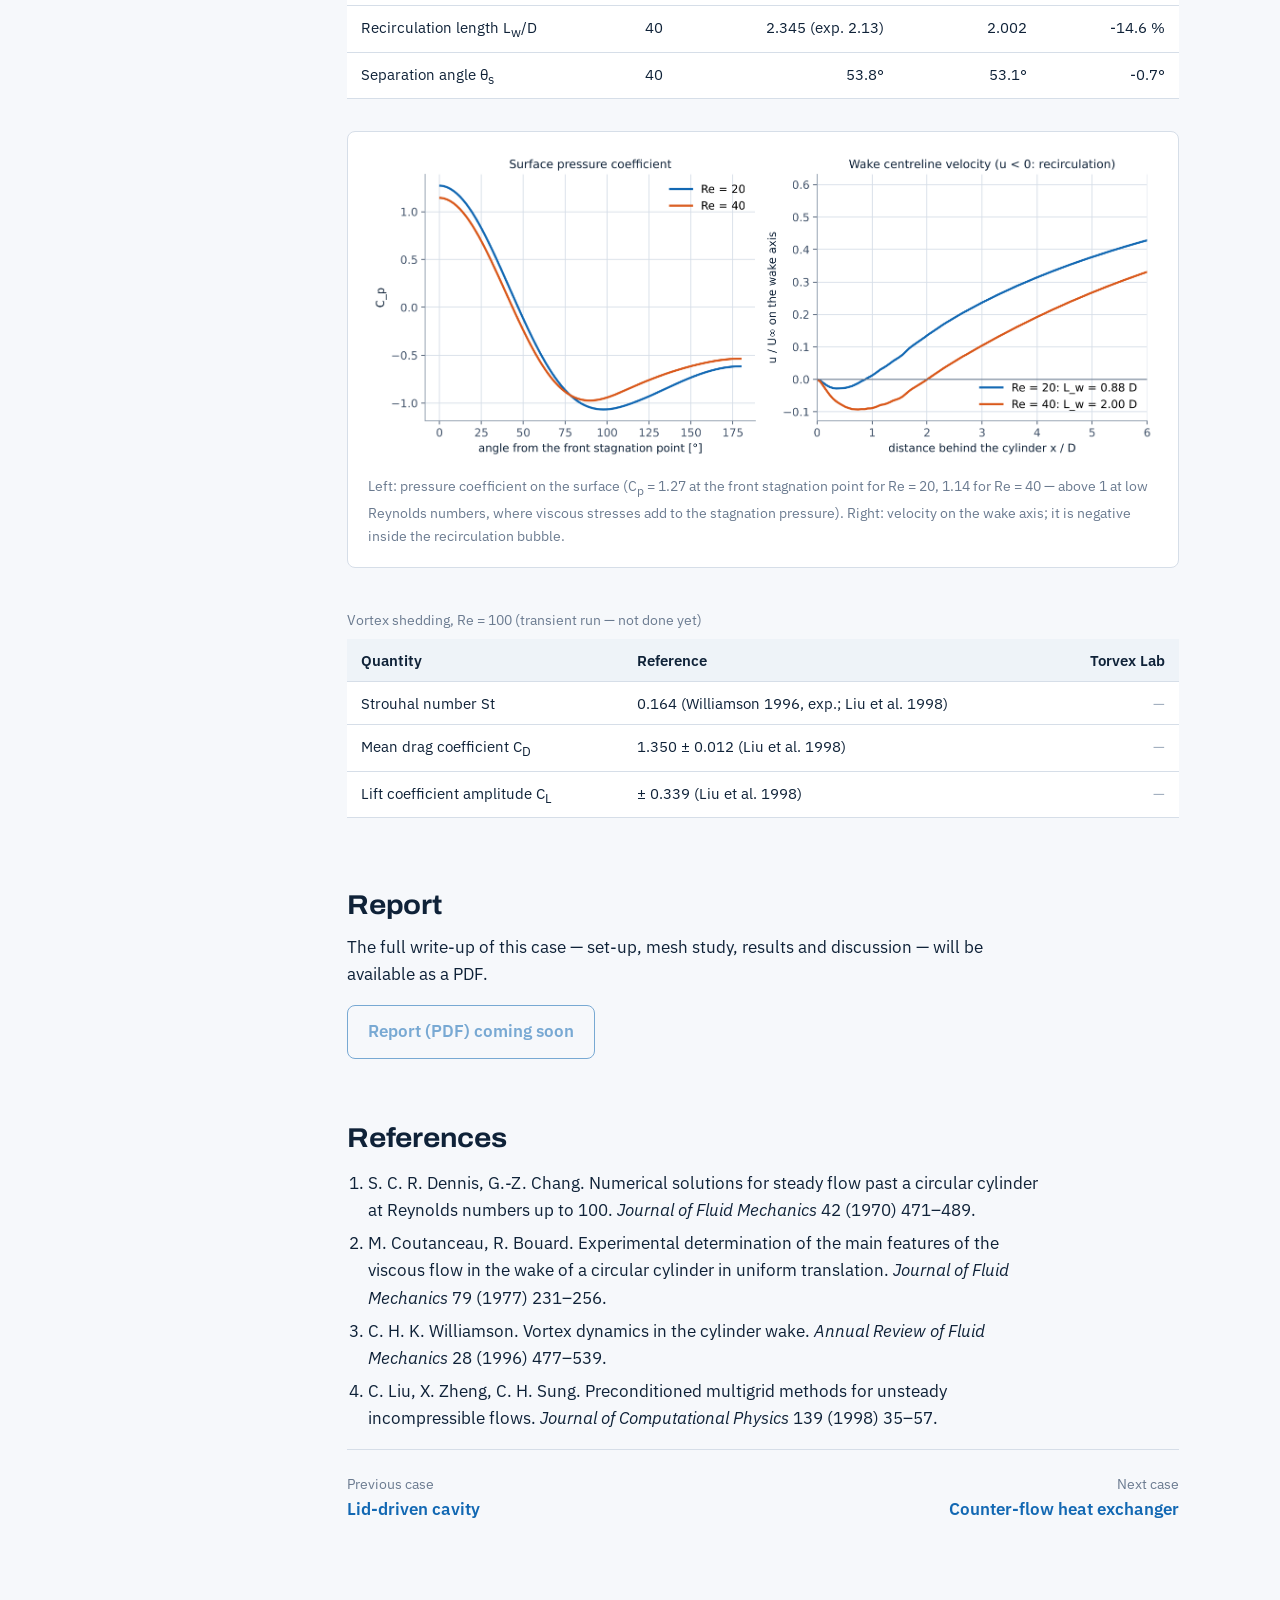
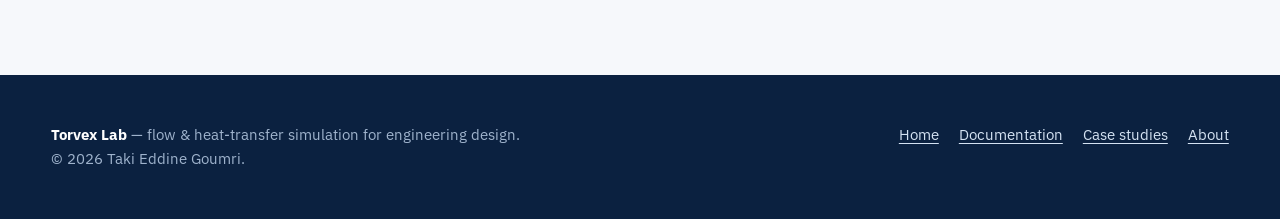
<file: cfd_website/cases/flow-over-cylinder.html>
<!DOCTYPE html>
<html lang="en">
<head>
<meta charset="utf-8">
<meta name="viewport" content="width=device-width, initial-scale=1">
<title>Flow over a cylinder — Torvex Lab case study</title>
<meta name="description" content="Wake, drag and vortex shedding behind a cylinder — the mechanism behind loads and vibration on tubes, cables, chimneys and offshore risers.">
<link rel="icon" href="../assets/img/favicon.png">
<link rel="preconnect" href="https://fonts.googleapis.com"><link rel="preconnect" href="https://fonts.gstatic.com" crossorigin><link href="https://fonts.googleapis.com/css2?family=Archivo:wdth,wght@62..125,500..800&family=IBM+Plex+Mono:wght@400;500&family=IBM+Plex+Sans:ital,wght@0,400;0,500;0,600;1,400&display=swap" rel="stylesheet">
<link rel="stylesheet" href="../assets/css/style.css?v=45639d66">
</head>
<body>
<a class="skip" href="#main">Skip to content</a>
<header class="site-head">
  <div class="wrap">
    <a class="brand" href="../index.html"><img src="../assets/img/logo.png" alt="" width="34" height="34"><span class="brand-text"><span class="brand-name">Torvex Lab</span><span class="brand-tag">Flow &amp; heat-transfer simulation</span></span></a>
    <button class="nav-toggle" aria-expanded="false" aria-controls="nav">Menu</button>
    <nav class="nav" id="nav" aria-label="Main"><a href="../index.html">Home</a><a href="../docs.html">Documentation</a><a href="../cases/index.html" aria-current="page">Case studies</a><a href="../about.html">About</a></nav>
  </div>
</header>
<main id="main">

<div class="page-head"><div class="wrap">
  <div class="crumbs"><a href="index.html">Case studies</a> / Flow over a cylinder</div>
  <h1>Flow over a cylinder</h1>
  <p class="lead">Wake, drag and vortex shedding behind a cylinder — the mechanism behind loads and vibration on tubes, cables, chimneys and offshore risers.</p>
  <span class="status done">Validated — steady wake, Re = 20 and 40</span>
  <dl class="params"><div><dt>Reynolds numbers</dt><dd>Re = U∞D/ν = 20 and 40</dd></div><div><dt>Flow</dt><dd>Laminar, steady, incompressible</dd></div><div><dt>Mesh</dt><dd>58 064 cells  14 prism layers</dd></div><div><dt>Reference</dt><dd>Dennis & Chang 1970</dd></div></dl>
</div></div>
<div class="wrap case-grid">
  <aside class="toc" aria-label="On this page"><h4>On this page</h4><ol>
    <li><a href="#problem">Problem</a></li><li><a href="#geometry">Geometry and boundary conditions</a></li>
    <li><a href="#mesh">Mesh</a></li><li><a href="#setup">Solver set-up</a></li><li><a href="#results">Results</a></li>
    <li><a href="#comparison">Comparison</a></li><li><a href="#report">Report</a></li><li><a href="#references">References</a></li></ol></aside>
  <article class="doc">
    <section><h2 id="problem">Problem</h2><p>A uniform stream of speed <span class="math">U∞</span> meets a circular cylinder of diameter <span class="math">D</span>.
Below about Re = 47 the flow is steady: two symmetric vortices sit behind the cylinder and grow longer with Re. Above it the wake
becomes unstable and sheds vortices alternately from the top and bottom — the Kármán vortex street — at a frequency given by the
Strouhal number <span class="math">St = fD/U∞</span>.</p>
<p>The case tests curved walls, the wake and, at Re = 100, time accuracy. Drag, the length of the recirculation zone and the
shedding frequency are compared with published data.</p>
<p><strong>Why it matters for design:</strong> when the shedding frequency approaches a natural frequency of the structure, it can
vibrate and fail by fatigue — a known risk for heat-exchanger tube bundles, cables, chimneys and risers. Predicting the frequency and the
force is the first step of a vibration check.</p></section>
    <section><h2 id="geometry">Geometry and boundary conditions</h2>
      <figure class="figure"><svg viewBox="0 20 530 270" role="img" aria-label="Flow over a cylinder of diameter D in a rectangular domain with inlet, outlet and slip side walls" xmlns="http://www.w3.org/2000/svg"><defs>
<pattern id="hatch" width="7" height="7" patternUnits="userSpaceOnUse" patternTransform="rotate(45)"><line x1="0" y1="0" x2="0" y2="7" stroke="#0f2238" stroke-width="1.4"/></pattern>
<pattern id="solid" width="6" height="6" patternUnits="userSpaceOnUse" patternTransform="rotate(45)"><rect width="6" height="6" fill="#e8ecf1"/><line x1="0" y1="0" x2="0" y2="6" stroke="#8a97a8" stroke-width="1"/></pattern>
<marker id="ab" viewBox="0 0 10 10" refX="9" refY="5" markerWidth="7" markerHeight="7" orient="auto-start-reverse"><path d="M0,0 L10,5 L0,10 z" fill="#1268b3"/></marker>
<marker id="ah" viewBox="0 0 10 10" refX="9" refY="5" markerWidth="7" markerHeight="7" orient="auto-start-reverse"><path d="M0,0 L10,5 L0,10 z" fill="#d9581a"/></marker>
<marker id="ak" viewBox="0 0 10 10" refX="9" refY="5" markerWidth="6" markerHeight="6" orient="auto-start-reverse"><path d="M0,0 L10,5 L0,10 z" fill="#44556c"/></marker>
</defs><rect x="40" y="50" width="440" height="180" fill="#fff" stroke="#0f2238" stroke-width="1.5" stroke-dasharray="6 4"/>
<circle cx="150" cy="140" r="18" fill="url(#hatch)" stroke="#0f2238" stroke-width="2"/>
<line x1="14" y1="66" x2="36" y2="66" stroke="#1268b3" stroke-width="2" marker-end="url(#ab)"/><line x1="14" y1="92" x2="36" y2="92" stroke="#1268b3" stroke-width="2" marker-end="url(#ab)"/><line x1="14" y1="118" x2="36" y2="118" stroke="#1268b3" stroke-width="2" marker-end="url(#ab)"/><line x1="14" y1="144" x2="36" y2="144" stroke="#1268b3" stroke-width="2" marker-end="url(#ab)"/><line x1="14" y1="170" x2="36" y2="170" stroke="#1268b3" stroke-width="2" marker-end="url(#ab)"/><line x1="14" y1="196" x2="36" y2="196" stroke="#1268b3" stroke-width="2" marker-end="url(#ab)"/><line x1="14" y1="222" x2="36" y2="222" stroke="#1268b3" stroke-width="2" marker-end="url(#ab)"/>
<path d="M170 132 C 230 110, 260 170, 320 140 S 410 110, 470 140" fill="none" stroke="#1268b3" stroke-opacity=".35" stroke-width="1.5"/>
<g class="lbl">
<text x="14" y="244" font-family="IBM Plex Sans, sans-serif" font-size="12" fill="#44556c">Inlet: u = U∞</text>
<text x="480" y="244" text-anchor="end" font-family="IBM Plex Sans, sans-serif" font-size="12" fill="#44556c">Outlet: p = 0</text>
<text x="260" y="42" text-anchor="middle" font-family="IBM Plex Sans, sans-serif" font-size="12" fill="#44556c">Slip wall / symmetry (top and bottom)</text>
<text x="150" y="176" text-anchor="middle" font-family="IBM Plex Sans, sans-serif" font-size="13" fill="#0f2238">D</text>
<text x="150" y="196" text-anchor="middle" font-family="IBM Plex Sans, sans-serif" font-size="12" fill="#44556c">no-slip</text>
<line x1="40" y1="262" x2="150" y2="262" stroke="#44556c" marker-start="url(#ak)" marker-end="url(#ak)"/><text x="95" y="280" text-anchor="middle" font-family="IBM Plex Sans, sans-serif" font-size="12" fill="#44556c">L_u</text>
<line x1="150" y1="262" x2="480" y2="262" stroke="#44556c" marker-start="url(#ak)" marker-end="url(#ak)"/><text x="315" y="280" text-anchor="middle" font-family="IBM Plex Sans, sans-serif" font-size="12" fill="#44556c">L_d</text>
<line x1="496" y1="50" x2="496" y2="230" stroke="#44556c" marker-start="url(#ak)" marker-end="url(#ak)"/><text x="504" y="144" font-family="IBM Plex Sans, sans-serif" font-size="12" fill="#44556c">H</text></g></svg><figcaption>Computational domain and boundary conditions (schematic, not to scale).</figcaption></figure>
      <div class="table-scroll"><table><caption>Boundary conditions</caption><thead><tr><th scope="col">Boundary</th><th scope="col">Type in Torvex Lab</th><th scope="col">Condition</th></tr></thead><tbody><tr><td>Inlet (left)</td><td>Velocity inlet</td><td>u = U∞, v = 0</td></tr><tr><td>Outlet (right)</td><td>Pressure outlet</td><td>p = 0</td></tr><tr><td>Top and bottom</td><td>Slip wall / symmetry</td><td>v = 0, ∂u/∂y = 0</td></tr><tr><td>Cylinder</td><td>Wall</td><td>No-slip: u = v = 0</td></tr></tbody></table></div>
    </section>
    <section><h2 id="mesh">Mesh</h2><p>Triangles of 0.4 D in the far field, refined towards the cylinder down to 0.02 D (growth 1.04), and 14 quadrilateral prism layers on the wall: first layer 0.004 D, growth 1.15. Built with the Mesh step (a mesh definition with a refinement and an inflation on the circle).</p>
      <figure class="figure"><img src="../assets/cases/flow-over-cylinder/mesh.png" alt="Cylinder mesh: whole domain, near the cylinder, and the prism layers"><figcaption>Whole domain (58 064 cells)  the refined region around the cylinder  and the prism layers on the wall.</figcaption></figure>
    </section>
    <section><h2 id="setup">Solver set-up</h2><dl class="caps"><div><dt>Solver</dt><dd>Pressure-based SIMPLE, steady, Rhie–Chow face velocities</dd></div><div><dt>Domain</dt><dd>Inlet 20 D upstream, outlet 40 D downstream, slip side walls at ±20 D (blockage 2.5 %)</dd></div><div><dt>Fluid</dt><dd>ρ = 1 kg/m³, U∞ = 1 m/s, D = 1 m, μ = 1/Re</dd></div><div><dt>Convection scheme</dt><dd>Linear upwind (second order)</dd></div><div><dt>Convergence</dt><dd>All scaled residuals below 10⁻⁶ — 1900 iterations (Re = 20), 1590 iterations (Re = 40)</dd></div><div><dt>Drag</dt><dd>Force F<sub>x</sub> on the cylinder from Results ▸ Global Variables (pressure + viscous stresses), C<sub>D</sub> = F<sub>x</sub> / (½ρU∞²D)</dd></div></dl></section>
    <section><h2 id="results">Results</h2>
      <p>At both Reynolds numbers the flow separates from the rear of the cylinder and closes into two symmetric, counter-rotating vortices; the bubble is more than twice as long at Re = 40.</p><figure class="figure"><img src="../assets/cases/flow-over-cylinder/field_re20.png" alt="Velocity and streamlines at Re 20"><figcaption>Re = 20: velocity magnitude and streamlines.</figcaption></figure><figure class="figure"><img src="../assets/cases/flow-over-cylinder/field_re40.png" alt="Velocity and streamlines at Re 40"><figcaption>Re = 40: the recirculation bubble reaches 2 D behind the cylinder.</figcaption></figure>
    </section>
    <section><h2 id="comparison">Comparison with reference data</h2><div class="callout"><p><strong>Result.</strong> The drag coefficient is within 2 % of Dennis &amp; Chang at both Reynolds numbers and the separation angle within 1.3°. The recirculation is 7 % (Re = 20) and 15 % (Re = 40) shorter than their value — 6 % shorter than the experiment of Coutanceau &amp; Bouard at Re = 40. The wake length is the most mesh-sensitive quantity here: the cells 1–2 D behind the cylinder are about 0.1 D, and the side walls at ±20 D (2.5 % blockage) also shorten it slightly and raise the drag. A finer wake mesh is the next step of this study.</p></div><div class="table-scroll"><table><caption>Steady wake: Torvex Lab against Dennis &amp; Chang (1970) and Coutanceau &amp; Bouard (1977, exp.)</caption><thead><tr><th scope="col">Quantity</th><th scope="col">Re</th><th class="num" scope="col">Reference</th><th class="num" scope="col">Torvex Lab</th><th class="num" scope="col">Difference</th></tr></thead><tbody><tr><td>Drag coefficient C<sub>D</sub></td><td>20</td><td class="num">2.045</td><td class="num">2.081</td><td class="num">+1.8 %</td></tr><tr><td>Recirculation length L<sub>w</sub>/D</td><td>20</td><td class="num">0.940 (exp. 0.93)</td><td class="num">0.876</td><td class="num">-6.8 %</td></tr><tr><td>Separation angle θ<sub>s</sub></td><td>20</td><td class="num">43.7°</td><td class="num">45.0°</td><td class="num">+1.3°</td></tr><tr><td>Drag coefficient C<sub>D</sub></td><td>40</td><td class="num">1.522</td><td class="num">1.553</td><td class="num">+2.1 %</td></tr><tr><td>Recirculation length L<sub>w</sub>/D</td><td>40</td><td class="num">2.345 (exp. 2.13)</td><td class="num">2.002</td><td class="num">-14.6 %</td></tr><tr><td>Separation angle θ<sub>s</sub></td><td>40</td><td class="num">53.8°</td><td class="num">53.1°</td><td class="num">-0.7°</td></tr></tbody></table></div><figure class="figure"><img src="../assets/cases/flow-over-cylinder/cp_wake.png" alt="Surface pressure coefficient and wake centreline velocity at Re 20 and 40"><figcaption>Left: pressure coefficient on the surface (C<sub>p</sub> = 1.27 at the front stagnation point for Re = 20, 1.14 for Re = 40 — above 1 at low Reynolds numbers, where viscous stresses add to the stagnation pressure). Right: velocity on the wake axis; it is negative inside the recirculation bubble.</figcaption></figure><div class="table-scroll"><table><caption>Vortex shedding, Re = 100 (transient run — not done yet)</caption><thead><tr><th scope="col">Quantity</th><th scope="col">Reference</th><th class="num" scope="col">Torvex Lab</th></tr></thead><tbody><tr><td>Strouhal number St</td><td>0.164 (Williamson 1996, exp.; Liu et al. 1998)</td><td class="pending" title="To be filled with the Torvex Lab result">—</td></tr><tr><td>Mean drag coefficient C<sub>D</sub></td><td>1.350 ± 0.012 (Liu et al. 1998)</td><td class="pending" title="To be filled with the Torvex Lab result">—</td></tr><tr><td>Lift coefficient amplitude C<sub>L</sub></td><td>± 0.339 (Liu et al. 1998)</td><td class="pending" title="To be filled with the Torvex Lab result">—</td></tr></tbody></table></div></section>
    <section><h2 id="report">Report</h2>
      
      <p>The full write-up of this case — set-up, mesh study, results and discussion — will be available as a PDF.</p>
      <!-- When the PDF is ready: put it in /reports/ and replace the span below with
           <a class="btn btn-line" href="../reports/flow-over-cylinder.pdf">Download the report (PDF)</a> -->
      <span class="btn btn-line" aria-disabled="true" style="opacity:.55;cursor:default">Report (PDF) coming soon</span>
    </section>
    <section><h2 id="references">References</h2><ol><li>S. C. R. Dennis, G.-Z. Chang. Numerical solutions for steady flow past a circular cylinder at Reynolds numbers up to 100. <i>Journal of Fluid Mechanics</i> 42 (1970) 471–489.</li><li>M. Coutanceau, R. Bouard. Experimental determination of the main features of the viscous flow in the wake of a circular cylinder in uniform translation. <i>Journal of Fluid Mechanics</i> 79 (1977) 231–256.</li><li>C. H. K. Williamson. Vortex dynamics in the cylinder wake. <i>Annual Review of Fluid Mechanics</i> 28 (1996) 477–539.</li><li>C. Liu, X. Zheng, C. H. Sung. Preconditioned multigrid methods for unsteady incompressible flows. <i>Journal of Computational Physics</i> 139 (1998) 35–57.</li></ol><nav class="next-prev" aria-label="Other cases"><a href="lid-driven-cavity.html"><span>Previous case</span>Lid-driven cavity</a><a href="heat-exchanger.html" style="text-align:right"><span>Next case</span>Counter-flow heat exchanger</a></nav></section>
  </article>
</div>
</main>
<footer class="site-foot">
  <div class="wrap">
    <div>
      <strong style="color:#fff">Torvex Lab</strong> — flow &amp; heat-transfer simulation for engineering design.<br>
      © 2026 Taki Eddine Goumri.
    </div>
    <nav aria-label="Footer"><a href="../index.html">Home</a><a href="../docs.html">Documentation</a><a href="../cases/index.html">Case studies</a><a href="../about.html">About</a></nav>
  </div>
</footer>
<script src="../assets/js/main.js?v=8390b891" defer></script>
</body>
</html>
</file>
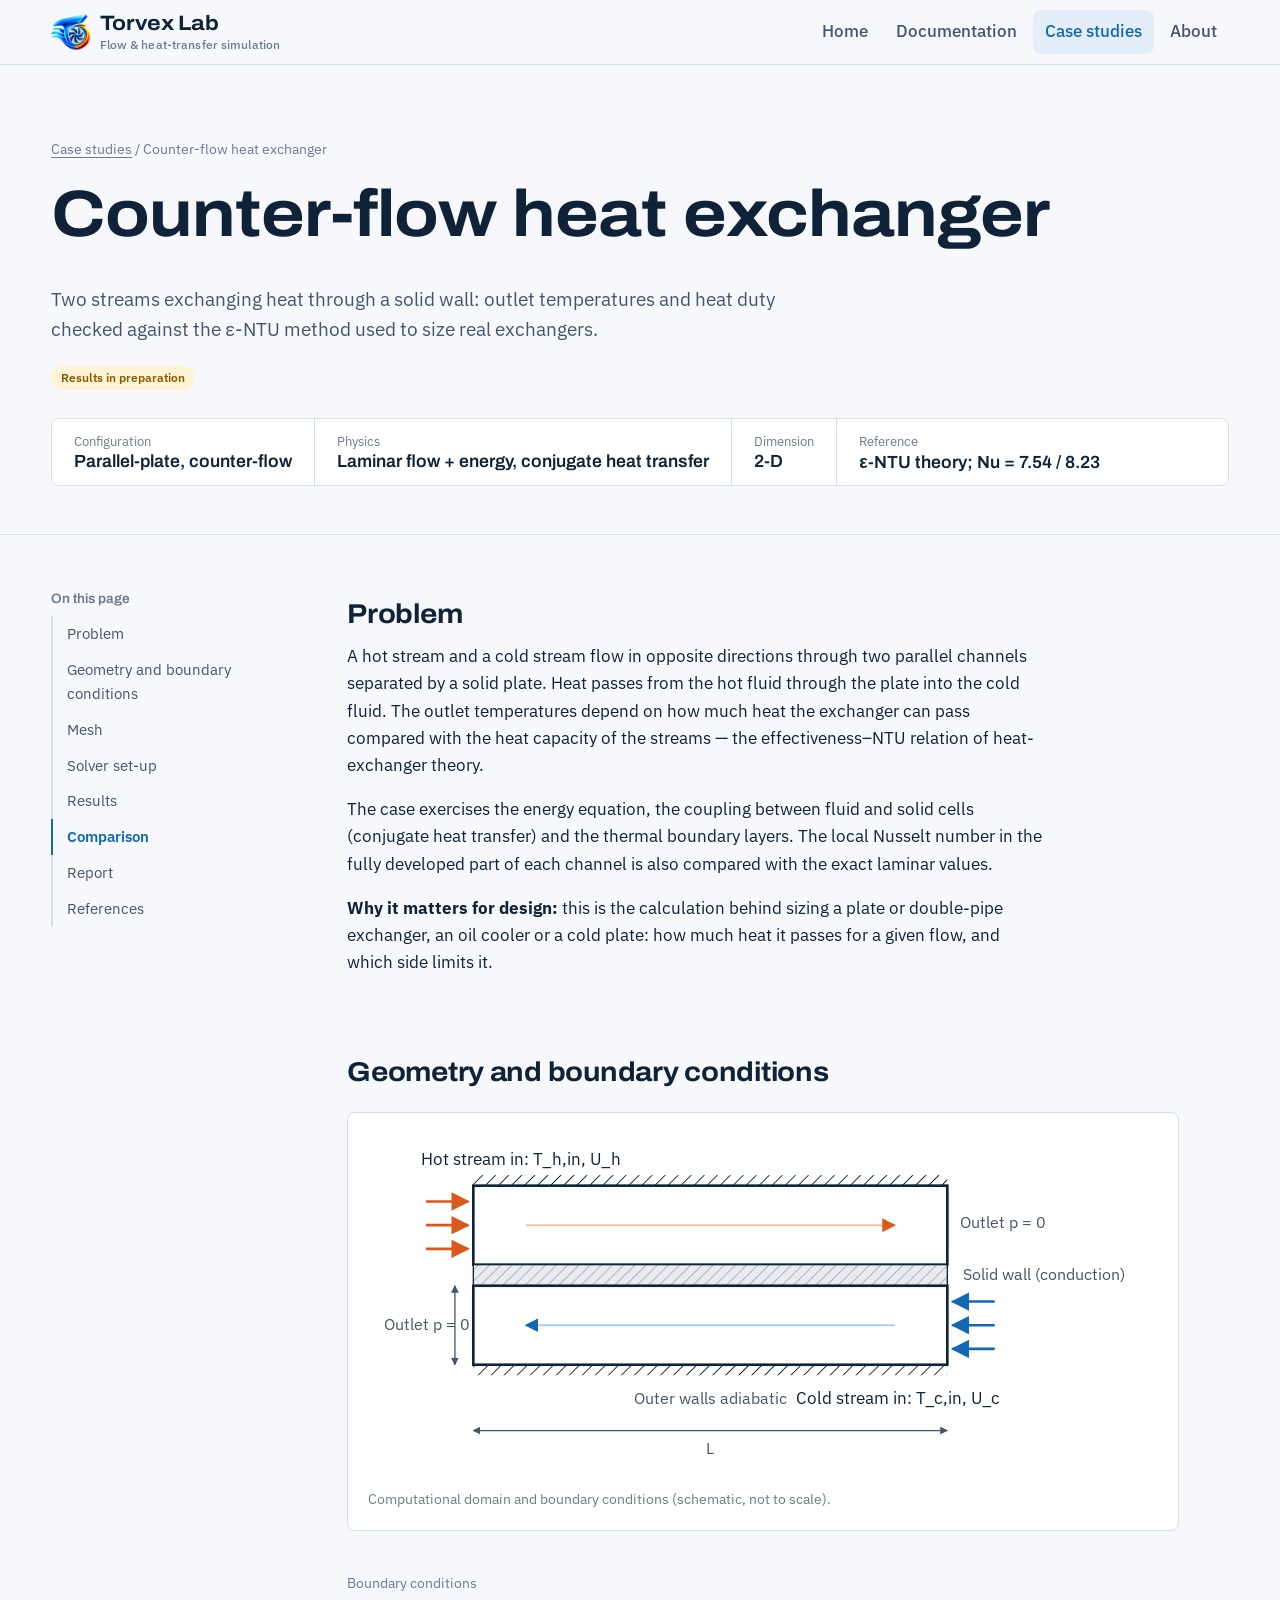
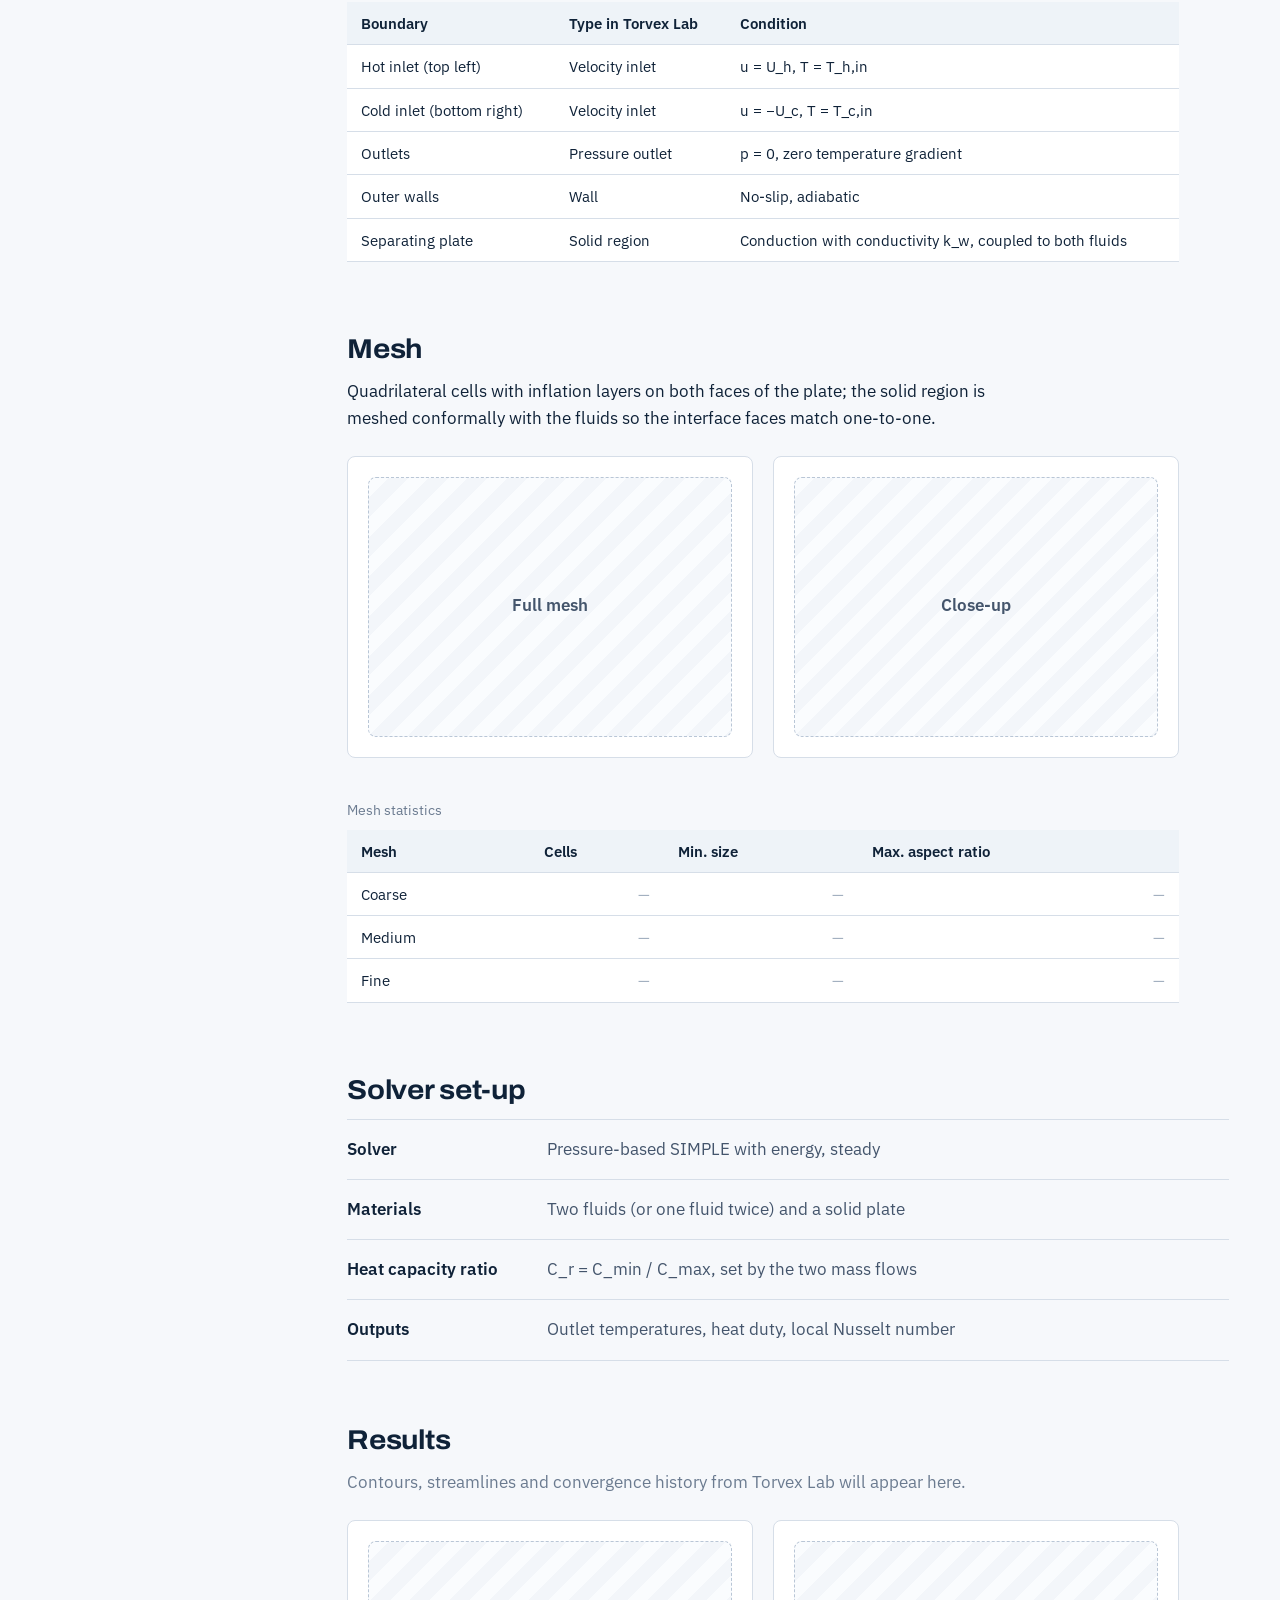
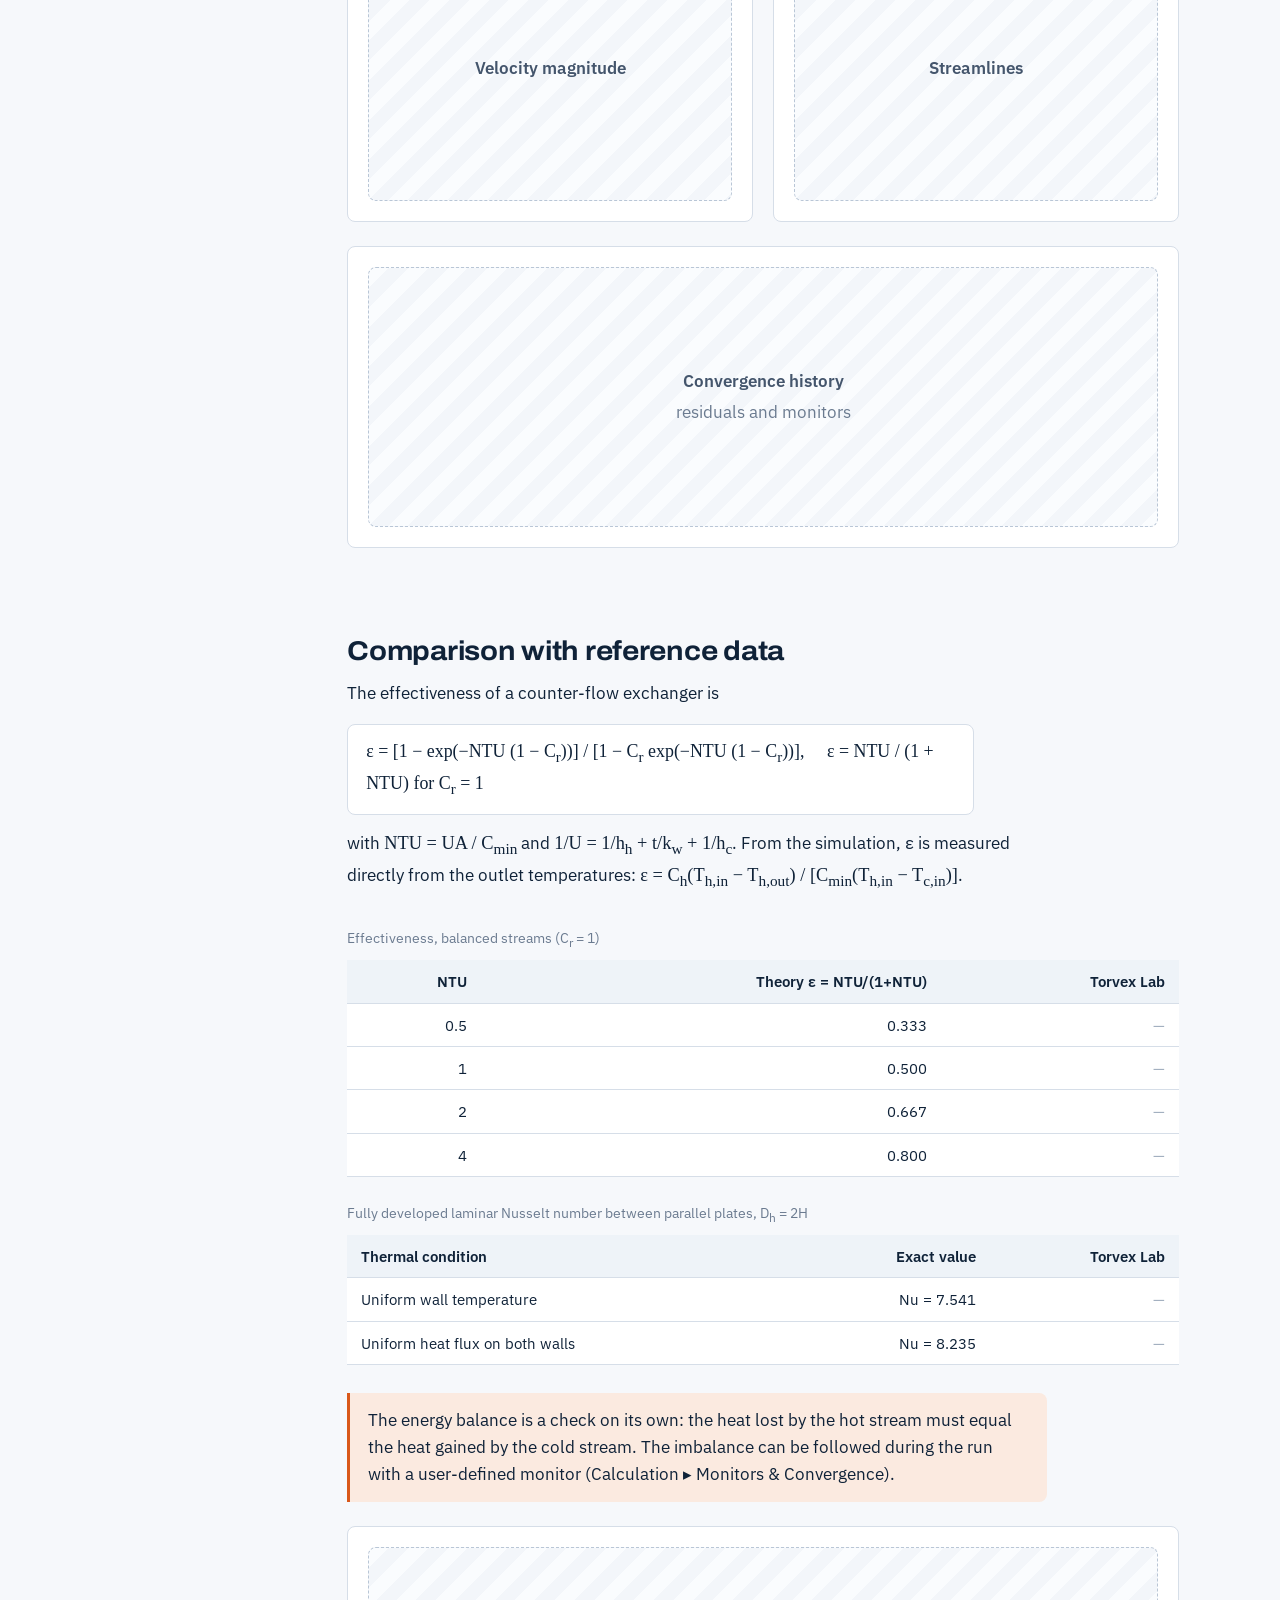
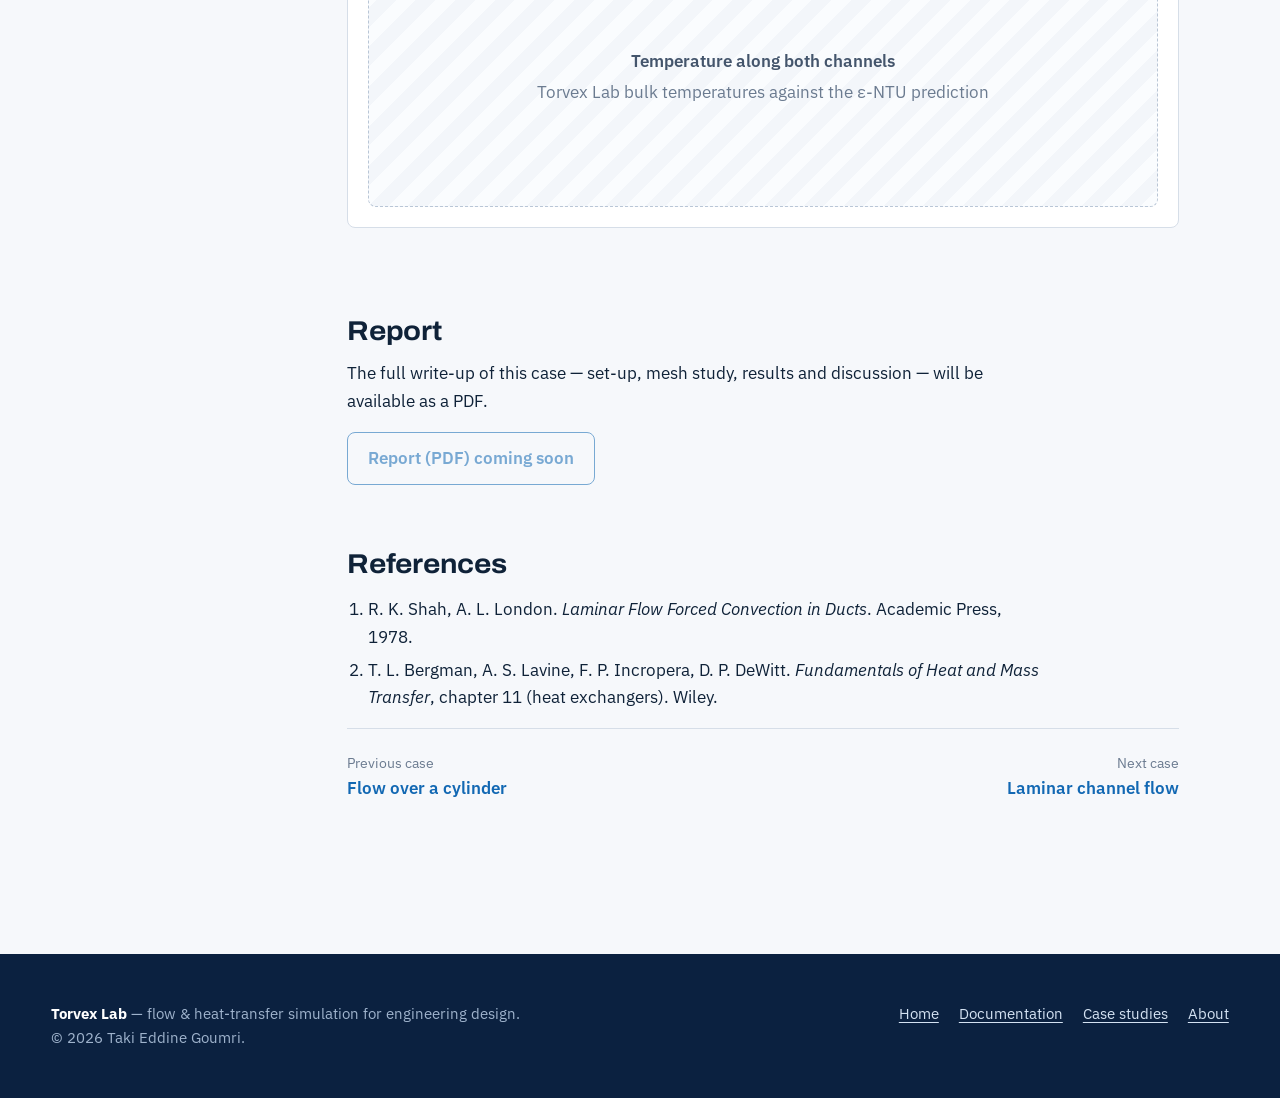
<file: cfd_website/cases/heat-exchanger.html>
<!DOCTYPE html>
<html lang="en">
<head>
<meta charset="utf-8">
<meta name="viewport" content="width=device-width, initial-scale=1">
<title>Counter-flow heat exchanger — Torvex Lab case study</title>
<meta name="description" content="Two streams exchanging heat through a solid wall: outlet temperatures and heat duty checked against the ε-NTU method used to size real exchangers.">
<link rel="icon" href="../assets/img/favicon.png">
<link rel="preconnect" href="https://fonts.googleapis.com"><link rel="preconnect" href="https://fonts.gstatic.com" crossorigin><link href="https://fonts.googleapis.com/css2?family=Archivo:wdth,wght@62..125,500..800&family=IBM+Plex+Mono:wght@400;500&family=IBM+Plex+Sans:ital,wght@0,400;0,500;0,600;1,400&display=swap" rel="stylesheet">
<link rel="stylesheet" href="../assets/css/style.css?v=45639d66">
</head>
<body>
<a class="skip" href="#main">Skip to content</a>
<header class="site-head">
  <div class="wrap">
    <a class="brand" href="../index.html"><img src="../assets/img/logo.png" alt="" width="34" height="34"><span class="brand-text"><span class="brand-name">Torvex Lab</span><span class="brand-tag">Flow &amp; heat-transfer simulation</span></span></a>
    <button class="nav-toggle" aria-expanded="false" aria-controls="nav">Menu</button>
    <nav class="nav" id="nav" aria-label="Main"><a href="../index.html">Home</a><a href="../docs.html">Documentation</a><a href="../cases/index.html" aria-current="page">Case studies</a><a href="../about.html">About</a></nav>
  </div>
</header>
<main id="main">

<div class="page-head"><div class="wrap">
  <div class="crumbs"><a href="index.html">Case studies</a> / Counter-flow heat exchanger</div>
  <h1>Counter-flow heat exchanger</h1>
  <p class="lead">Two streams exchanging heat through a solid wall: outlet temperatures and heat duty checked against the ε-NTU method used to size real exchangers.</p>
  <span class="status">Results in preparation</span>
  <dl class="params"><div><dt>Configuration</dt><dd>Parallel-plate, counter-flow</dd></div><div><dt>Physics</dt><dd>Laminar flow + energy, conjugate heat transfer</dd></div><div><dt>Dimension</dt><dd>2-D</dd></div><div><dt>Reference</dt><dd>ε-NTU theory; Nu = 7.54 / 8.23</dd></div></dl>
</div></div>
<div class="wrap case-grid">
  <aside class="toc" aria-label="On this page"><h4>On this page</h4><ol>
    <li><a href="#problem">Problem</a></li><li><a href="#geometry">Geometry and boundary conditions</a></li>
    <li><a href="#mesh">Mesh</a></li><li><a href="#setup">Solver set-up</a></li><li><a href="#results">Results</a></li>
    <li><a href="#comparison">Comparison</a></li><li><a href="#report">Report</a></li><li><a href="#references">References</a></li></ol></aside>
  <article class="doc">
    <section><h2 id="problem">Problem</h2><p>A hot stream and a cold stream flow in opposite directions through two parallel channels separated by a solid
plate. Heat passes from the hot fluid through the plate into the cold fluid. The outlet temperatures depend on how much heat the
exchanger can pass compared with the heat capacity of the streams — the effectiveness–NTU relation of heat-exchanger theory.</p>
<p>The case exercises the energy equation, the coupling between fluid and solid cells (conjugate heat transfer) and the thermal
boundary layers. The local Nusselt number in the fully developed part of each channel is also compared with the exact laminar values.</p>
<p><strong>Why it matters for design:</strong> this is the calculation behind sizing a plate or double-pipe exchanger, an oil cooler or
a cold plate: how much heat it passes for a given flow, and which side limits it.</p></section>
    <section><h2 id="geometry">Geometry and boundary conditions</h2>
      <figure class="figure"><svg viewBox="0 20 600 260" role="img" aria-label="Counter-flow heat exchanger: hot channel on top, cold channel below, separated by a conducting solid wall" xmlns="http://www.w3.org/2000/svg"><defs>
<pattern id="hatch" width="7" height="7" patternUnits="userSpaceOnUse" patternTransform="rotate(45)"><line x1="0" y1="0" x2="0" y2="7" stroke="#0f2238" stroke-width="1.4"/></pattern>
<pattern id="solid" width="6" height="6" patternUnits="userSpaceOnUse" patternTransform="rotate(45)"><rect width="6" height="6" fill="#e8ecf1"/><line x1="0" y1="0" x2="0" y2="6" stroke="#8a97a8" stroke-width="1"/></pattern>
<marker id="ab" viewBox="0 0 10 10" refX="9" refY="5" markerWidth="7" markerHeight="7" orient="auto-start-reverse"><path d="M0,0 L10,5 L0,10 z" fill="#1268b3"/></marker>
<marker id="ah" viewBox="0 0 10 10" refX="9" refY="5" markerWidth="7" markerHeight="7" orient="auto-start-reverse"><path d="M0,0 L10,5 L0,10 z" fill="#d9581a"/></marker>
<marker id="ak" viewBox="0 0 10 10" refX="9" refY="5" markerWidth="6" markerHeight="6" orient="auto-start-reverse"><path d="M0,0 L10,5 L0,10 z" fill="#44556c"/></marker>
</defs><rect x="80" y="60" width="360" height="60" fill="#fff" stroke="#0f2238" stroke-width="2"/>
<rect x="80" y="120" width="360" height="16" fill="url(#solid)" stroke="#0f2238" stroke-width="1"/>
<rect x="80" y="136" width="360" height="60" fill="#fff" stroke="#0f2238" stroke-width="2"/>
<rect x="80" y="52" width="360" height="8" fill="url(#hatch)"/><rect x="80" y="196" width="360" height="8" fill="url(#hatch)"/>
<line x1="44" y1="72" x2="76" y2="72" stroke="#d9581a" stroke-width="2" marker-end="url(#ah)"/><line x1="44" y1="90" x2="76" y2="90" stroke="#d9581a" stroke-width="2" marker-end="url(#ah)"/><line x1="44" y1="108" x2="76" y2="108" stroke="#d9581a" stroke-width="2" marker-end="url(#ah)"/><line x1="476" y1="148" x2="444" y2="148" stroke="#1268b3" stroke-width="2" marker-end="url(#ab)"/><line x1="476" y1="166" x2="444" y2="166" stroke="#1268b3" stroke-width="2" marker-end="url(#ab)"/><line x1="476" y1="184" x2="444" y2="184" stroke="#1268b3" stroke-width="2" marker-end="url(#ab)"/>
<line x1="120" y1="90" x2="400" y2="90" stroke="#d9581a" stroke-opacity=".35" stroke-width="1.5" marker-end="url(#ah)"/>
<line x1="400" y1="166" x2="120" y2="166" stroke="#1268b3" stroke-opacity=".35" stroke-width="1.5" marker-end="url(#ab)"/>
<g class="lbl">
<text x="40" y="44" font-family="IBM Plex Sans, sans-serif" font-size="13" fill="#0f2238">Hot stream in: T_h,in, U_h</text>
<text x="480" y="226" text-anchor="end" font-family="IBM Plex Sans, sans-serif" font-size="13" fill="#0f2238">Cold stream in: T_c,in, U_c</text>
<text x="452" y="132" font-family="IBM Plex Sans, sans-serif" font-size="12" fill="#44556c">Solid wall (conduction)</text>
<text x="260" y="226" text-anchor="middle" font-family="IBM Plex Sans, sans-serif" font-size="12" fill="#44556c">Outer walls adiabatic</text>
<text x="450" y="92" font-family="IBM Plex Sans, sans-serif" font-size="12" fill="#44556c">Outlet p = 0</text><text x="12" y="170" font-family="IBM Plex Sans, sans-serif" font-size="12" fill="#44556c">Outlet p = 0</text>
<line x1="80" y1="246" x2="440" y2="246" stroke="#44556c" marker-start="url(#ak)" marker-end="url(#ak)"/><text x="260" y="264" text-anchor="middle" font-family="IBM Plex Sans, sans-serif" font-size="12" fill="#44556c">L</text>
<line x1="66" y1="136" x2="66" y2="196" stroke="#44556c" marker-start="url(#ak)" marker-end="url(#ak)"/><text x="54" y="170" text-anchor="end" font-family="IBM Plex Sans, sans-serif" font-size="12" fill="#44556c"></text></g></svg><figcaption>Computational domain and boundary conditions (schematic, not to scale).</figcaption></figure>
      <div class="table-scroll"><table><caption>Boundary conditions</caption><thead><tr><th scope="col">Boundary</th><th scope="col">Type in Torvex Lab</th><th scope="col">Condition</th></tr></thead><tbody><tr><td>Hot inlet (top left)</td><td>Velocity inlet</td><td>u = U_h, T = T_h,in</td></tr><tr><td>Cold inlet (bottom right)</td><td>Velocity inlet</td><td>u = −U_c, T = T_c,in</td></tr><tr><td>Outlets</td><td>Pressure outlet</td><td>p = 0, zero temperature gradient</td></tr><tr><td>Outer walls</td><td>Wall</td><td>No-slip, adiabatic</td></tr><tr><td>Separating plate</td><td>Solid region</td><td>Conduction with conductivity k_w, coupled to both fluids</td></tr></tbody></table></div>
    </section>
    <section><h2 id="mesh">Mesh</h2><p>Quadrilateral cells with inflation layers on both faces of the plate; the solid region is meshed conformally with the fluids so the interface faces match one-to-one.</p>
      <div class="slots"><figure class="figure"><!-- Replace this slot with: <img src="../assets/cases/heat-exchanger/mesh.png" alt="Full mesh"> --><div class="slot"><div><strong>Full mesh</strong></div></div></figure><figure class="figure"><!-- Replace this slot with: <img src="../assets/cases/heat-exchanger/mesh-zoom.png" alt="Close-up"> --><div class="slot"><div><strong>Close-up</strong></div></div></figure></div>
      <div class="table-scroll"><table><caption>Mesh statistics</caption><thead><tr><th scope="col">Mesh</th><th scope="col">Cells</th><th scope="col">Min. size</th><th scope="col">Max. aspect ratio</th></tr></thead><tbody><tr><td>Coarse</td><td class="pending" title="To be filled with the Torvex Lab result">—</td><td class="pending" title="To be filled with the Torvex Lab result">—</td><td class="pending" title="To be filled with the Torvex Lab result">—</td></tr><tr><td>Medium</td><td class="pending" title="To be filled with the Torvex Lab result">—</td><td class="pending" title="To be filled with the Torvex Lab result">—</td><td class="pending" title="To be filled with the Torvex Lab result">—</td></tr><tr><td>Fine</td><td class="pending" title="To be filled with the Torvex Lab result">—</td><td class="pending" title="To be filled with the Torvex Lab result">—</td><td class="pending" title="To be filled with the Torvex Lab result">—</td></tr></tbody></table></div>
    </section>
    <section><h2 id="setup">Solver set-up</h2><dl class="caps"><div><dt>Solver</dt><dd>Pressure-based SIMPLE with energy, steady</dd></div><div><dt>Materials</dt><dd>Two fluids (or one fluid twice) and a solid plate</dd></div><div><dt>Heat capacity ratio</dt><dd>C_r = C_min / C_max, set by the two mass flows</dd></div><div><dt>Outputs</dt><dd>Outlet temperatures, heat duty, local Nusselt number</dd></div></dl></section>
    <section><h2 id="results">Results</h2>
      <p class="muted">Contours, streamlines and convergence history from Torvex Lab will appear here.</p>
      <div class="slots"><figure class="figure"><!-- Replace this slot with: <img src="../assets/cases/heat-exchanger/velocity.png" alt="Velocity magnitude"> --><div class="slot"><div><strong>Velocity magnitude</strong></div></div></figure><figure class="figure"><!-- Replace this slot with: <img src="../assets/cases/heat-exchanger/streamlines.png" alt="Streamlines"> --><div class="slot"><div><strong>Streamlines</strong></div></div></figure></div>
      <figure class="figure"><!-- Replace this slot with: <img src="../assets/cases/heat-exchanger/convergence.png" alt="Convergence history"> --><div class="slot"><div><strong>Convergence history</strong>residuals and monitors</div></div></figure>
    </section>
    <section><h2 id="comparison">Comparison with reference data</h2><p>The effectiveness of a counter-flow exchanger is</p><span class="eq">ε = [1 − exp(−NTU (1 − C<sub>r</sub>))] / [1 − C<sub>r</sub> exp(−NTU (1 − C<sub>r</sub>))],&emsp; ε = NTU / (1 + NTU) for C<sub>r</sub> = 1</span><p>with <span class="math">NTU = UA / C<sub>min</sub></span> and <span class="math">1/U = 1/h<sub>h</sub> + t/k<sub>w</sub> + 1/h<sub>c</sub></span>. From the simulation, ε is measured directly from the outlet temperatures: <span class="math">ε = C<sub>h</sub>(T<sub>h,in</sub> − T<sub>h,out</sub>) / [C<sub>min</sub>(T<sub>h,in</sub> − T<sub>c,in</sub>)]</span>.</p><div class="table-scroll"><table><caption>Effectiveness, balanced streams (C<sub>r</sub> = 1)</caption><thead><tr><th class="num" scope="col">NTU</th><th class="num" scope="col">Theory ε = NTU/(1+NTU)</th><th class="num" scope="col">Torvex Lab</th></tr></thead><tbody><tr><td class="num">0.5</td><td class="num">0.333</td><td class="pending" title="To be filled with the Torvex Lab result">—</td></tr><tr><td class="num">1</td><td class="num">0.500</td><td class="pending" title="To be filled with the Torvex Lab result">—</td></tr><tr><td class="num">2</td><td class="num">0.667</td><td class="pending" title="To be filled with the Torvex Lab result">—</td></tr><tr><td class="num">4</td><td class="num">0.800</td><td class="pending" title="To be filled with the Torvex Lab result">—</td></tr></tbody></table></div><div class="table-scroll"><table><caption>Fully developed laminar Nusselt number between parallel plates, D<sub>h</sub> = 2H</caption><thead><tr><th scope="col">Thermal condition</th><th class="num" scope="col">Exact value</th><th class="num" scope="col">Torvex Lab</th></tr></thead><tbody><tr><td>Uniform wall temperature</td><td class="num">Nu = 7.541</td><td class="pending" title="To be filled with the Torvex Lab result">—</td></tr><tr><td>Uniform heat flux on both walls</td><td class="num">Nu = 8.235</td><td class="pending" title="To be filled with the Torvex Lab result">—</td></tr></tbody></table></div><div class="callout heat"><p>The energy balance is a check on its own: the heat lost by the hot stream must equal the heat gained by the cold stream. The imbalance can be followed during the run with a user-defined monitor (Calculation ▸ Monitors &amp; Convergence).</p></div><figure class="figure"><!-- Replace this slot with: <img src="../assets/cases/heat-exchanger/temperatures.png" alt="Temperature along both channels"> --><div class="slot"><div><strong>Temperature along both channels</strong>Torvex Lab bulk temperatures against the ε-NTU prediction</div></div></figure></section>
    <section><h2 id="report">Report</h2>
      
      <p>The full write-up of this case — set-up, mesh study, results and discussion — will be available as a PDF.</p>
      <!-- When the PDF is ready: put it in /reports/ and replace the span below with
           <a class="btn btn-line" href="../reports/heat-exchanger.pdf">Download the report (PDF)</a> -->
      <span class="btn btn-line" aria-disabled="true" style="opacity:.55;cursor:default">Report (PDF) coming soon</span>
    </section>
    <section><h2 id="references">References</h2><ol><li>R. K. Shah, A. L. London. <i>Laminar Flow Forced Convection in Ducts</i>. Academic Press, 1978.</li><li>T. L. Bergman, A. S. Lavine, F. P. Incropera, D. P. DeWitt. <i>Fundamentals of Heat and Mass Transfer</i>, chapter 11 (heat exchangers). Wiley.</li></ol><nav class="next-prev" aria-label="Other cases"><a href="flow-over-cylinder.html"><span>Previous case</span>Flow over a cylinder</a><a href="channel-flow.html" style="text-align:right"><span>Next case</span>Laminar channel flow</a></nav></section>
  </article>
</div>
</main>
<footer class="site-foot">
  <div class="wrap">
    <div>
      <strong style="color:#fff">Torvex Lab</strong> — flow &amp; heat-transfer simulation for engineering design.<br>
      © 2026 Taki Eddine Goumri.
    </div>
    <nav aria-label="Footer"><a href="../index.html">Home</a><a href="../docs.html">Documentation</a><a href="../cases/index.html">Case studies</a><a href="../about.html">About</a></nav>
  </div>
</footer>
<script src="../assets/js/main.js?v=8390b891" defer></script>
</body>
</html>
</file>
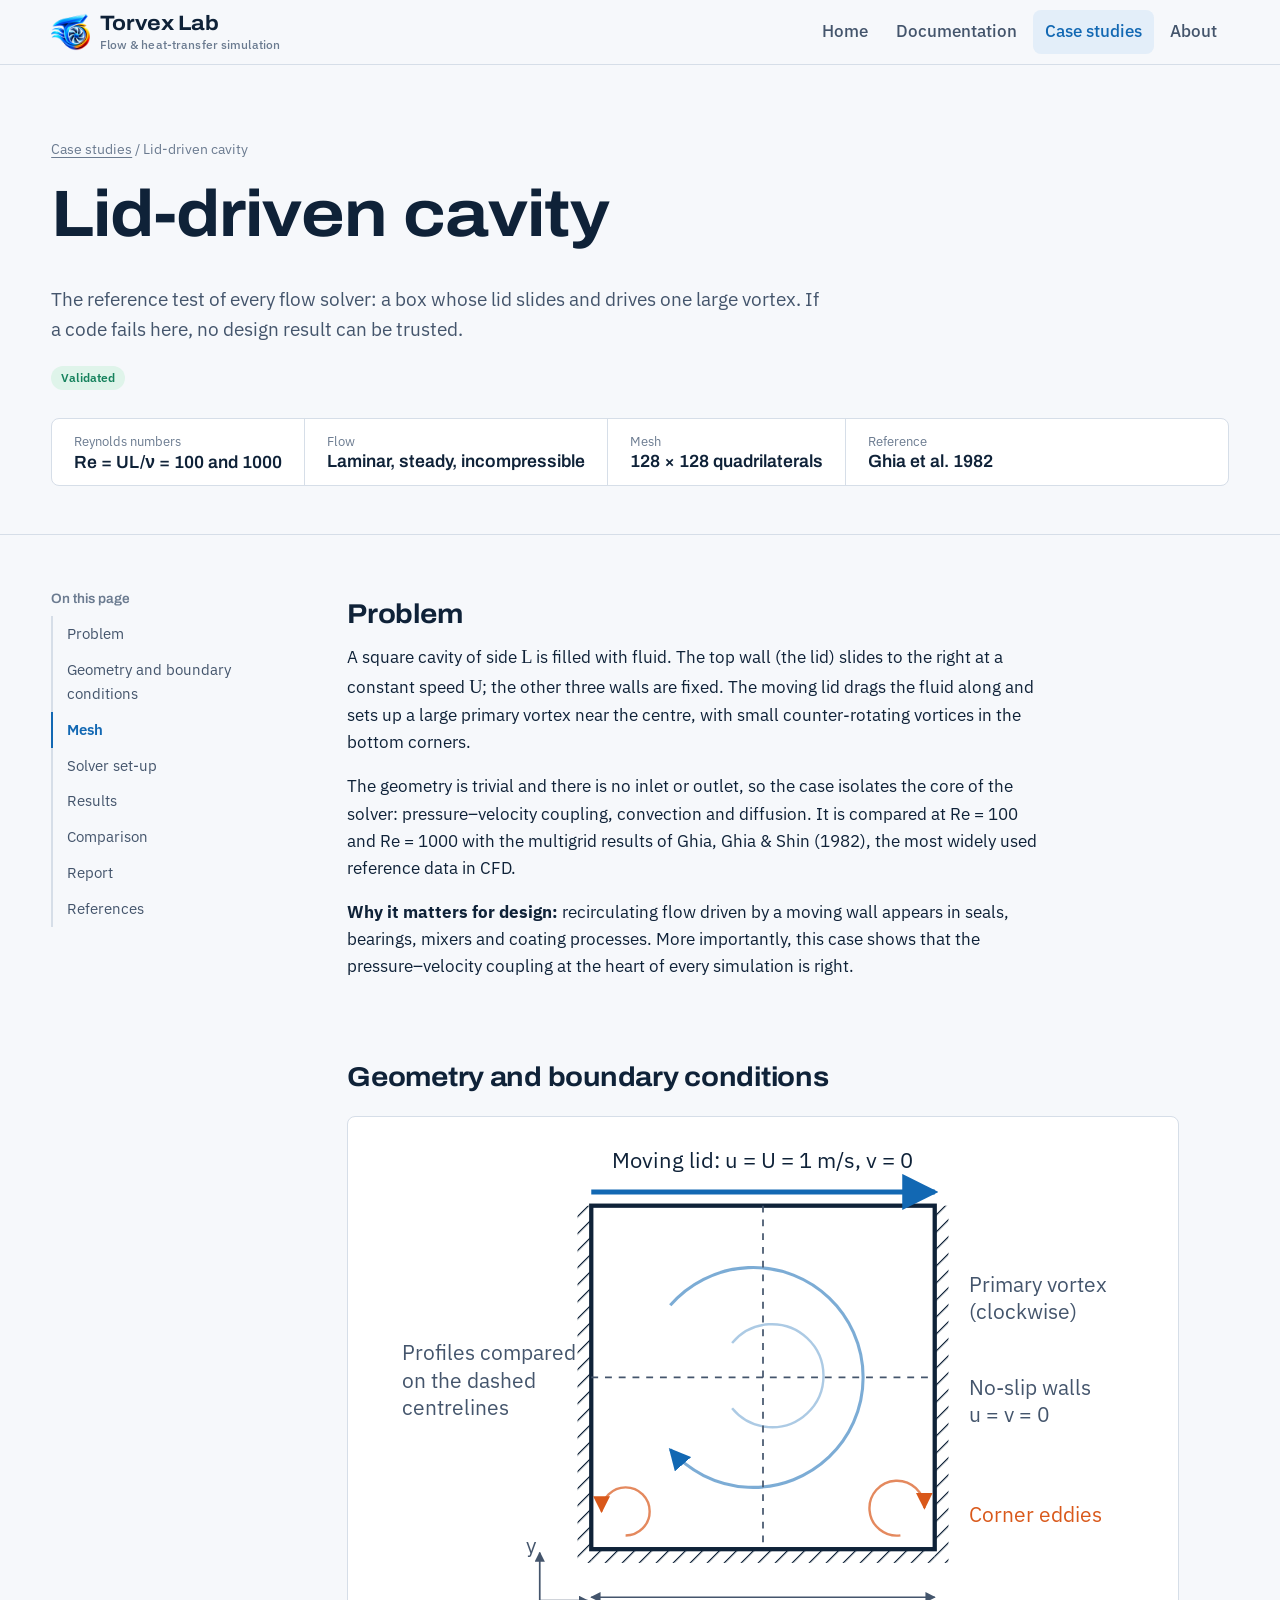
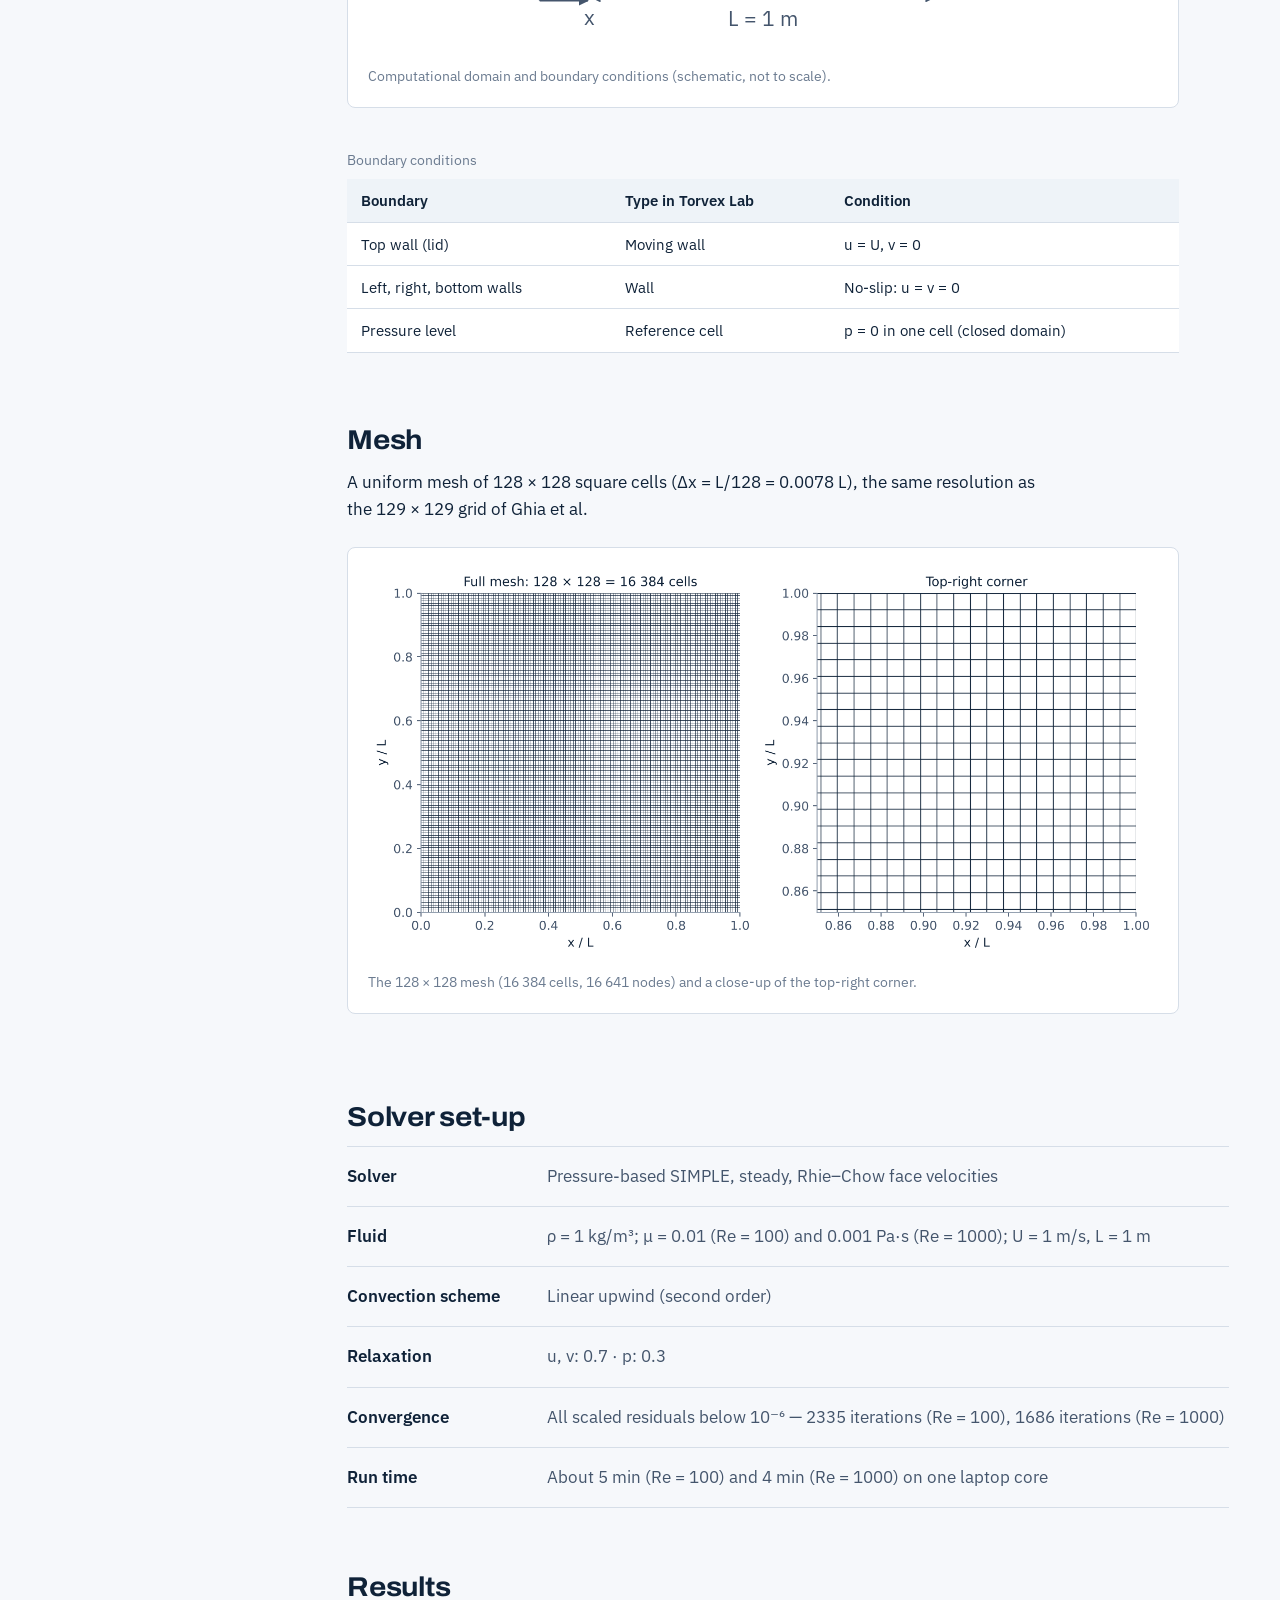
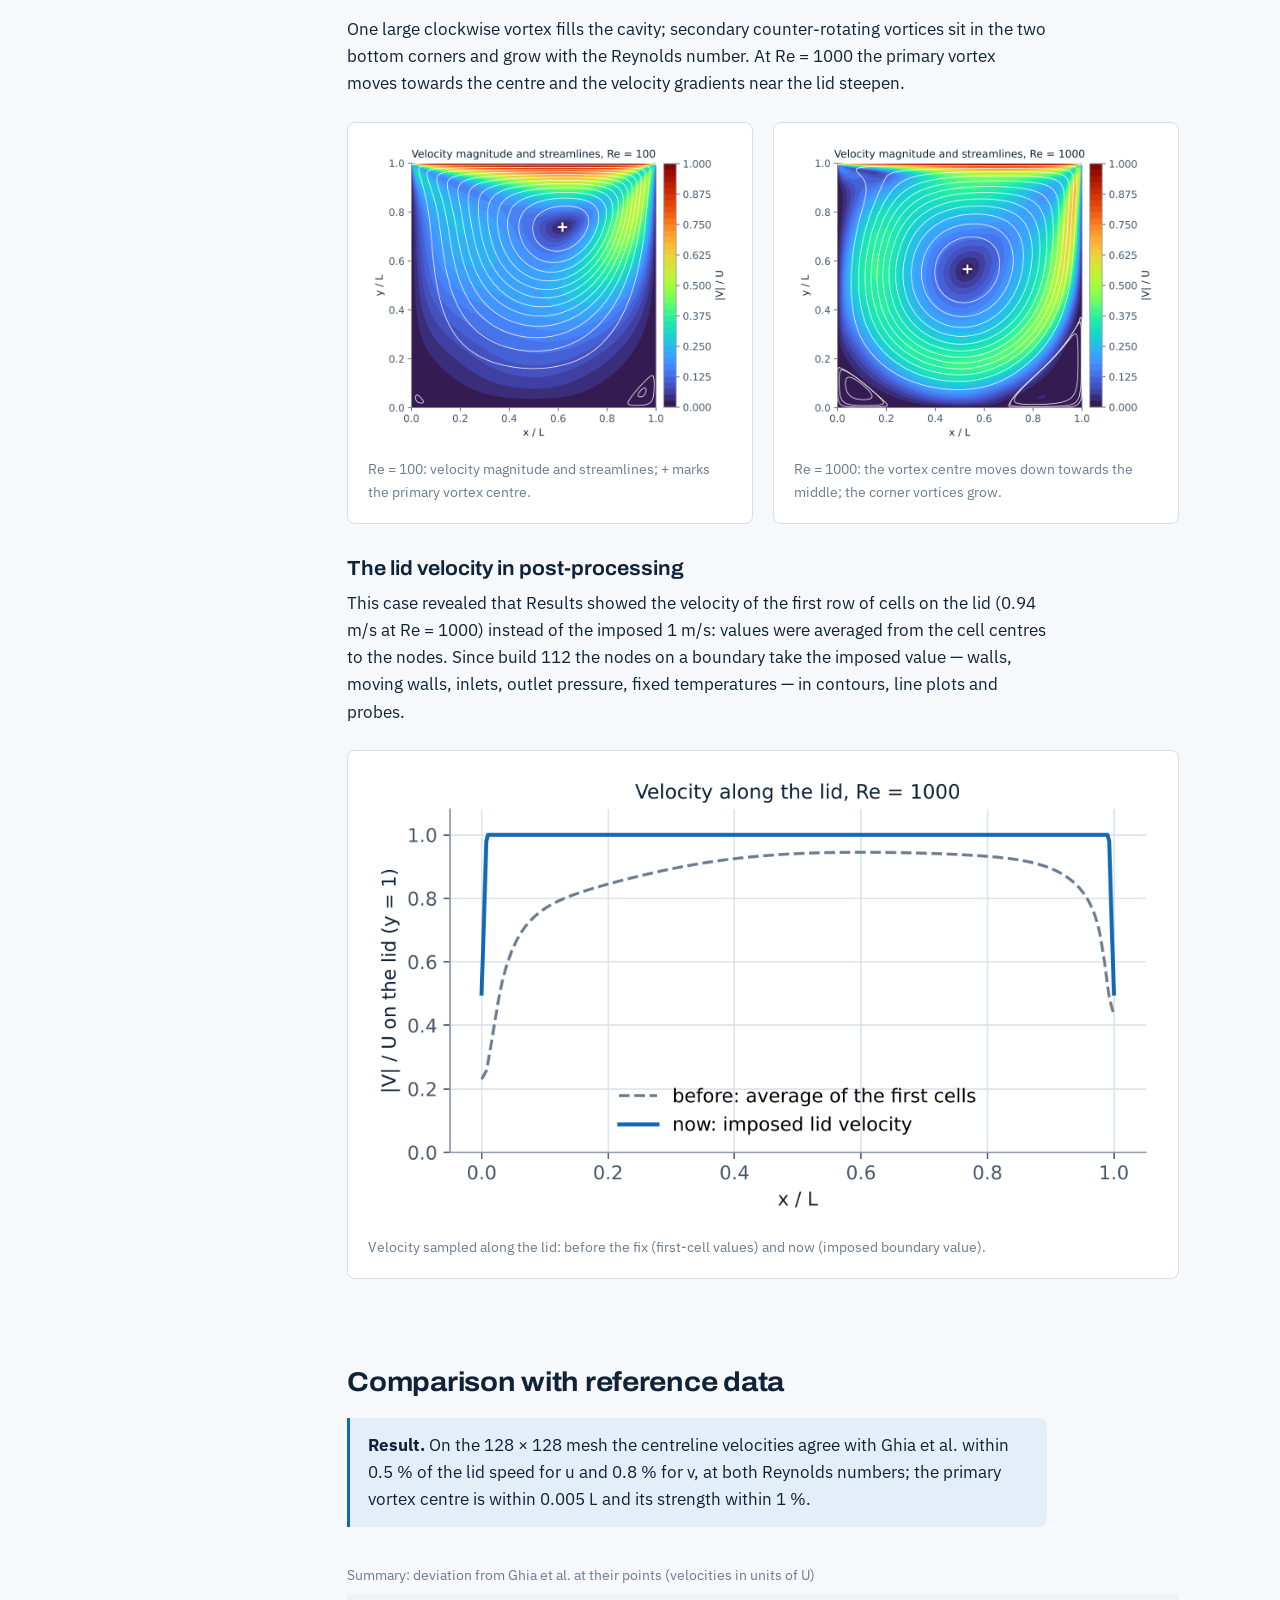
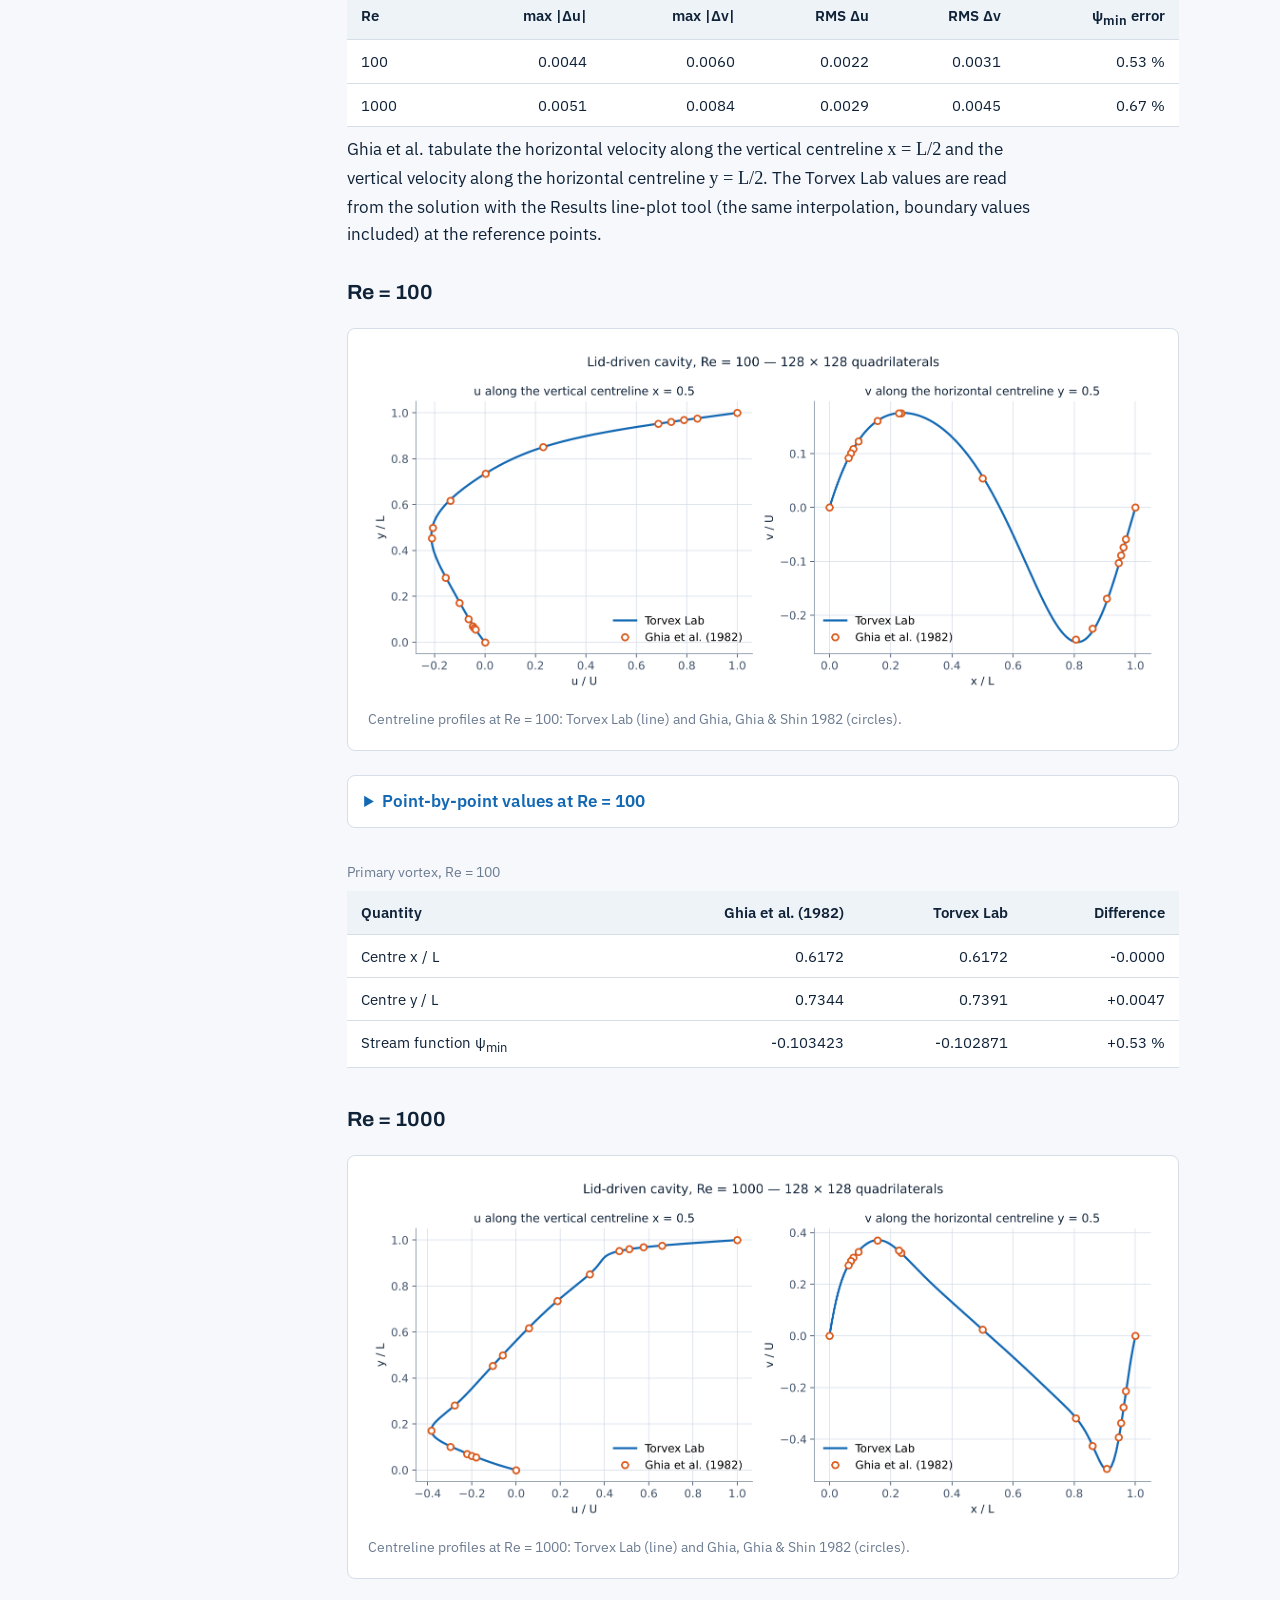
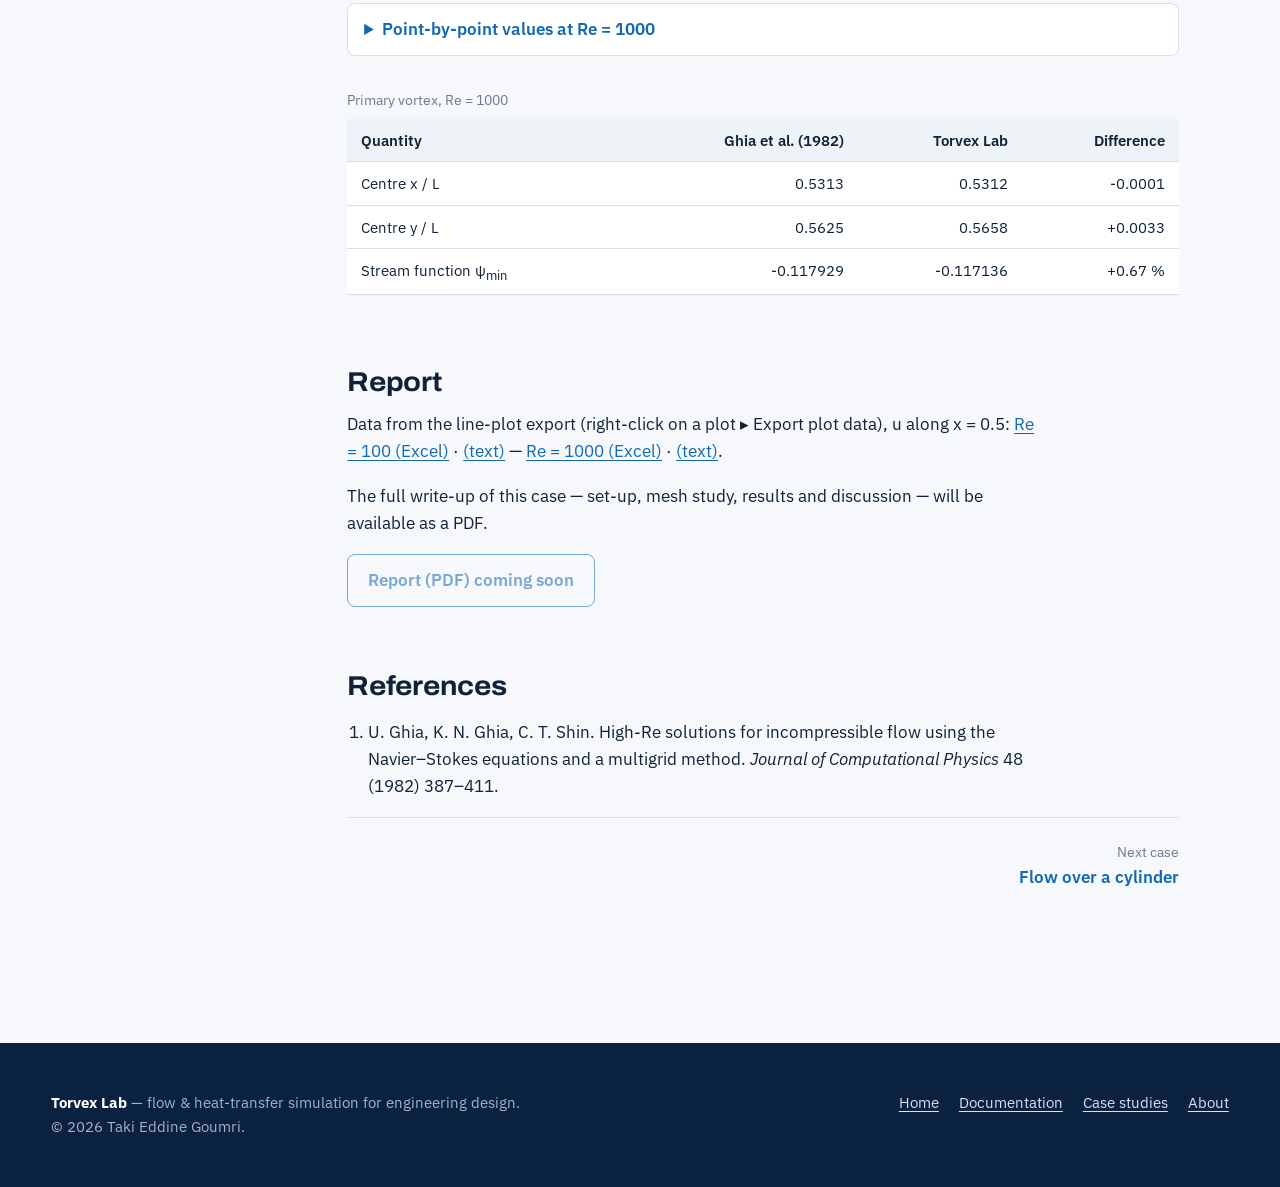
<file: cfd_website/cases/lid-driven-cavity.html>
<!DOCTYPE html>
<html lang="en">
<head>
<meta charset="utf-8">
<meta name="viewport" content="width=device-width, initial-scale=1">
<title>Lid-driven cavity — Torvex Lab case study</title>
<meta name="description" content="The reference test of every flow solver: a box whose lid slides and drives one large vortex. If a code fails here, no design result can be trusted.">
<link rel="icon" href="../assets/img/favicon.png">
<link rel="preconnect" href="https://fonts.googleapis.com"><link rel="preconnect" href="https://fonts.gstatic.com" crossorigin><link href="https://fonts.googleapis.com/css2?family=Archivo:wdth,wght@62..125,500..800&family=IBM+Plex+Mono:wght@400;500&family=IBM+Plex+Sans:ital,wght@0,400;0,500;0,600;1,400&display=swap" rel="stylesheet">
<link rel="stylesheet" href="../assets/css/style.css?v=45639d66">
</head>
<body>
<a class="skip" href="#main">Skip to content</a>
<header class="site-head">
  <div class="wrap">
    <a class="brand" href="../index.html"><img src="../assets/img/logo.png" alt="" width="34" height="34"><span class="brand-text"><span class="brand-name">Torvex Lab</span><span class="brand-tag">Flow &amp; heat-transfer simulation</span></span></a>
    <button class="nav-toggle" aria-expanded="false" aria-controls="nav">Menu</button>
    <nav class="nav" id="nav" aria-label="Main"><a href="../index.html">Home</a><a href="../docs.html">Documentation</a><a href="../cases/index.html" aria-current="page">Case studies</a><a href="../about.html">About</a></nav>
  </div>
</header>
<main id="main">

<div class="page-head"><div class="wrap">
  <div class="crumbs"><a href="index.html">Case studies</a> / Lid-driven cavity</div>
  <h1>Lid-driven cavity</h1>
  <p class="lead">The reference test of every flow solver: a box whose lid slides and drives one large vortex. If a code fails here, no design result can be trusted.</p>
  <span class="status done">Validated</span>
  <dl class="params"><div><dt>Reynolds numbers</dt><dd>Re = UL/ν = 100 and 1000</dd></div><div><dt>Flow</dt><dd>Laminar, steady, incompressible</dd></div><div><dt>Mesh</dt><dd>128 × 128 quadrilaterals</dd></div><div><dt>Reference</dt><dd>Ghia et al. 1982</dd></div></dl>
</div></div>
<div class="wrap case-grid">
  <aside class="toc" aria-label="On this page"><h4>On this page</h4><ol>
    <li><a href="#problem">Problem</a></li><li><a href="#geometry">Geometry and boundary conditions</a></li>
    <li><a href="#mesh">Mesh</a></li><li><a href="#setup">Solver set-up</a></li><li><a href="#results">Results</a></li>
    <li><a href="#comparison">Comparison</a></li><li><a href="#report">Report</a></li><li><a href="#references">References</a></li></ol></aside>
  <article class="doc">
    <section><h2 id="problem">Problem</h2><p>A square cavity of side <span class="math">L</span> is filled with fluid. The top wall (the lid) slides to the right
at a constant speed <span class="math">U</span>; the other three walls are fixed. The moving lid drags the fluid along and sets up a
large primary vortex near the centre, with small counter-rotating vortices in the bottom corners.</p>
<p>The geometry is trivial and there is no inlet or outlet, so the case isolates the core of the solver: pressure–velocity
coupling, convection and diffusion. It is compared at Re = 100 and Re = 1000 with the multigrid results of Ghia, Ghia &amp; Shin (1982), the most widely
used reference data in CFD.</p>
<p><strong>Why it matters for design:</strong> recirculating flow driven by a moving wall appears in seals, bearings, mixers and coating
processes. More importantly, this case shows that the pressure–velocity coupling at the heart of every simulation is right.</p></section>
    <section><h2 id="geometry">Geometry and boundary conditions</h2>
      <figure class="figure"><svg viewBox="20 20 460 300" role="img" aria-label="Lid-driven cavity: square box of side L, top lid moving at speed U, other walls no-slip" xmlns="http://www.w3.org/2000/svg"><defs>
<pattern id="hatch" width="7" height="7" patternUnits="userSpaceOnUse" patternTransform="rotate(45)"><line x1="0" y1="0" x2="0" y2="7" stroke="#0f2238" stroke-width="1.4"/></pattern>
<pattern id="solid" width="6" height="6" patternUnits="userSpaceOnUse" patternTransform="rotate(45)"><rect width="6" height="6" fill="#e8ecf1"/><line x1="0" y1="0" x2="0" y2="6" stroke="#8a97a8" stroke-width="1"/></pattern>
<marker id="ab" viewBox="0 0 10 10" refX="9" refY="5" markerWidth="7" markerHeight="7" orient="auto-start-reverse"><path d="M0,0 L10,5 L0,10 z" fill="#1268b3"/></marker>
<marker id="ah" viewBox="0 0 10 10" refX="9" refY="5" markerWidth="7" markerHeight="7" orient="auto-start-reverse"><path d="M0,0 L10,5 L0,10 z" fill="#d9581a"/></marker>
<marker id="ak" viewBox="0 0 10 10" refX="9" refY="5" markerWidth="6" markerHeight="6" orient="auto-start-reverse"><path d="M0,0 L10,5 L0,10 z" fill="#44556c"/></marker>
</defs><rect x="150" y="60" width="200" height="200" fill="#fff" stroke="#0f2238" stroke-width="2.5"/>
<rect x="142" y="60" width="8" height="208" fill="url(#hatch)"/><rect x="350" y="60" width="8" height="208" fill="url(#hatch)"/><rect x="150" y="260" width="200" height="8" fill="url(#hatch)"/>
<line x1="150" y1="52" x2="350" y2="52" stroke="#1268b3" stroke-width="3" marker-end="url(#ab)"/>
<path d="M196 118 A 64 64 0 1 1 196 202" fill="none" stroke="#1268b3" stroke-opacity=".55" stroke-width="1.8" marker-end="url(#ab)"/>
<path d="M232 140 A 30 30 0 1 1 232 178" fill="none" stroke="#1268b3" stroke-opacity=".35" stroke-width="1.4"/>
<path d="M170 252 A 14 14 0 1 0 156 238" fill="none" stroke="#d9581a" stroke-opacity=".7" stroke-width="1.4" marker-end="url(#ah)"/>
<path d="M330 252 A 16 16 0 1 1 344 236" fill="none" stroke="#d9581a" stroke-opacity=".7" stroke-width="1.4" marker-end="url(#ah)"/>
<line x1="250" y1="60" x2="250" y2="260" stroke="#44556c" stroke-dasharray="4 4"/><line x1="150" y1="160" x2="350" y2="160" stroke="#44556c" stroke-dasharray="4 4"/>
<g class="lbl">
<text x="250" y="38" text-anchor="middle" font-family="IBM Plex Sans, sans-serif" font-size="13" fill="#0f2238">Moving lid: u = U = 1 m/s, v = 0</text>
<text x="370" y="110" font-family="IBM Plex Sans, sans-serif" font-size="12" fill="#44556c">Primary vortex</text><text x="370" y="126" font-family="IBM Plex Sans, sans-serif" font-size="12" fill="#44556c">(clockwise)</text>
<text x="370" y="244" fill="#d9581a" font-family="IBM Plex Sans, sans-serif" font-size="12">Corner eddies</text>
<text x="370" y="170" font-family="IBM Plex Sans, sans-serif" font-size="12" fill="#44556c">No-slip walls</text><text x="370" y="186" font-family="IBM Plex Sans, sans-serif" font-size="12" fill="#44556c">u = v = 0</text>
<text x="40" y="150" font-family="IBM Plex Sans, sans-serif" font-size="12" fill="#44556c">Profiles compared</text><text x="40" y="166" font-family="IBM Plex Sans, sans-serif" font-size="12" fill="#44556c">on the dashed</text><text x="40" y="182" font-family="IBM Plex Sans, sans-serif" font-size="12" fill="#44556c">centrelines</text>
<line x1="150" y1="288" x2="350" y2="288" stroke="#44556c" marker-start="url(#ak)" marker-end="url(#ak)"/><text x="250" y="305" text-anchor="middle" font-family="IBM Plex Sans, sans-serif" font-size="12" fill="#44556c">L = 1 m</text>
<line x1="120" y1="290" x2="120" y2="262" stroke="#44556c" marker-end="url(#ak)"/><line x1="120" y1="290" x2="148" y2="290" stroke="#44556c" marker-end="url(#ak)"/>
<text x="112" y="262" font-family="IBM Plex Sans, sans-serif" font-size="12" fill="#44556c">y</text><text x="146" y="304" font-family="IBM Plex Sans, sans-serif" font-size="12" fill="#44556c">x</text></g></svg><figcaption>Computational domain and boundary conditions (schematic, not to scale).</figcaption></figure>
      <div class="table-scroll"><table><caption>Boundary conditions</caption><thead><tr><th scope="col">Boundary</th><th scope="col">Type in Torvex Lab</th><th scope="col">Condition</th></tr></thead><tbody><tr><td>Top wall (lid)</td><td>Moving wall</td><td>u = U, v = 0</td></tr><tr><td>Left, right, bottom walls</td><td>Wall</td><td>No-slip: u = v = 0</td></tr><tr><td>Pressure level</td><td>Reference cell</td><td>p = 0 in one cell (closed domain)</td></tr></tbody></table></div>
    </section>
    <section><h2 id="mesh">Mesh</h2><p>A uniform mesh of 128 × 128 square cells (Δx = L/128 = 0.0078 L), the same resolution as the 129 × 129 grid of Ghia et al.</p>
      <figure class="figure"><img src="../assets/cases/lid-driven-cavity/mesh.png" alt="Uniform 128 by 128 quadrilateral mesh and a close-up of the top-right corner"><figcaption>The 128 × 128 mesh (16 384 cells, 16 641 nodes) and a close-up of the top-right corner.</figcaption></figure>
    </section>
    <section><h2 id="setup">Solver set-up</h2><dl class="caps"><div><dt>Solver</dt><dd>Pressure-based SIMPLE, steady, Rhie–Chow face velocities</dd></div><div><dt>Fluid</dt><dd>ρ = 1 kg/m³; μ = 0.01 (Re = 100) and 0.001 Pa·s (Re = 1000); U = 1 m/s, L = 1 m</dd></div><div><dt>Convection scheme</dt><dd>Linear upwind (second order)</dd></div><div><dt>Relaxation</dt><dd>u, v: 0.7 · p: 0.3</dd></div><div><dt>Convergence</dt><dd>All scaled residuals below 10⁻⁶ — 2335 iterations (Re = 100), 1686 iterations (Re = 1000)</dd></div><div><dt>Run time</dt><dd>About 5 min (Re = 100) and 4 min (Re = 1000) on one laptop core</dd></div></dl></section>
    <section><h2 id="results">Results</h2>
      <p>One large clockwise vortex fills the cavity; secondary counter-rotating vortices sit in the two bottom corners and grow with the Reynolds number. At Re = 1000 the primary vortex moves towards the centre and the velocity gradients near the lid steepen.</p><div class="slots"><figure class="figure"><img src="../assets/cases/lid-driven-cavity/field_re100.png" alt="Velocity magnitude and streamlines at Re 100"><figcaption>Re = 100: velocity magnitude and streamlines; + marks the primary vortex centre.</figcaption></figure><figure class="figure"><img src="../assets/cases/lid-driven-cavity/field_re1000.png" alt="Velocity magnitude and streamlines at Re 1000"><figcaption>Re = 1000: the vortex centre moves down towards the middle; the corner vortices grow.</figcaption></figure></div><h3>The lid velocity in post-processing</h3><p>This case revealed that Results showed the velocity of the first row of cells on the lid (0.94 m/s at Re = 1000) instead of the imposed 1 m/s: values were averaged from the cell centres to the nodes. Since build 112 the nodes on a boundary take the imposed value — walls, moving walls, inlets, outlet pressure, fixed temperatures — in contours, line plots and probes.</p><figure class="figure"><img src="../assets/cases/lid-driven-cavity/lid_re1000.png" alt="Velocity along the lid before and after the boundary-value fix"><figcaption>Velocity sampled along the lid: before the fix (first-cell values) and now (imposed boundary value).</figcaption></figure>
    </section>
    <section><h2 id="comparison">Comparison with reference data</h2><div class="callout"><p><strong>Result.</strong> On the 128 × 128 mesh the centreline velocities agree with Ghia et al. within 0.5 % of the lid speed for u and 0.8 % for v, at both Reynolds numbers; the primary vortex centre is within 0.005 L and its strength within 1 %.</p></div><div class="table-scroll"><table><caption>Summary: deviation from Ghia et al. at their points (velocities in units of U)</caption><thead><tr><th scope="col">Re</th><th class="num" scope="col">max |Δu|</th><th class="num" scope="col">max |Δv|</th><th class="num" scope="col">RMS Δu</th><th class="num" scope="col">RMS Δv</th><th class="num" scope="col">ψ<sub>min</sub> error</th></tr></thead><tbody><tr><td>100</td><td class="num">0.0044</td><td class="num">0.0060</td><td class="num">0.0022</td><td class="num">0.0031</td><td class="num">0.53 %</td></tr><tr><td>1000</td><td class="num">0.0051</td><td class="num">0.0084</td><td class="num">0.0029</td><td class="num">0.0045</td><td class="num">0.67 %</td></tr></tbody></table></div><p>Ghia et al. tabulate the horizontal velocity along the vertical centreline <span class="math">x = L/2</span> and the vertical velocity along the horizontal centreline <span class="math">y = L/2</span>. The Torvex Lab values are read from the solution with the Results line-plot tool (the same interpolation, boundary values included) at the reference points.</p><h3>Re = 100</h3><figure class="figure"><img src="../assets/cases/lid-driven-cavity/profiles_re100.png" alt="Centreline velocity profiles at Re = 100: Torvex Lab curves against Ghia et al. points"><figcaption>Centreline profiles at Re = 100: Torvex Lab (line) and Ghia, Ghia &amp; Shin 1982 (circles).</figcaption></figure><details class="points"><summary>Point-by-point values at Re = 100</summary><div class="table-scroll"><table><caption>u/U along x = 0.5, Re = 100</caption><thead><tr><th class="num" scope="col">y / L</th><th class="num" scope="col">Ghia et al. (1982)</th><th class="num" scope="col">Torvex Lab</th><th class="num" scope="col">Difference</th></tr></thead><tbody><tr><td class="num">1.0000</td><td class="num">1.00000</td><td class="num">1.00000</td><td class="num">+0.00000</td></tr><tr><td class="num">0.9766</td><td class="num">0.84123</td><td class="num">0.84277</td><td class="num">+0.00154</td></tr><tr><td class="num">0.9688</td><td class="num">0.78871</td><td class="num">0.79072</td><td class="num">+0.00201</td></tr><tr><td class="num">0.9609</td><td class="num">0.73722</td><td class="num">0.73902</td><td class="num">+0.00180</td></tr><tr><td class="num">0.9531</td><td class="num">0.68717</td><td class="num">0.68936</td><td class="num">+0.00219</td></tr><tr><td class="num">0.8516</td><td class="num">0.23151</td><td class="num">0.23332</td><td class="num">+0.00181</td></tr><tr><td class="num">0.7344</td><td class="num">0.00332</td><td class="num">0.00069</td><td class="num">-0.00263</td></tr><tr><td class="num">0.6172</td><td class="num">-0.13641</td><td class="num">-0.14078</td><td class="num">-0.00437</td></tr><tr><td class="num">0.5000</td><td class="num">-0.20581</td><td class="num">-0.20825</td><td class="num">-0.00244</td></tr><tr><td class="num">0.4531</td><td class="num">-0.21090</td><td class="num">-0.21197</td><td class="num">-0.00107</td></tr><tr><td class="num">0.2813</td><td class="num">-0.15662</td><td class="num">-0.15412</td><td class="num">+0.00250</td></tr><tr><td class="num">0.1719</td><td class="num">-0.10150</td><td class="num">-0.09908</td><td class="num">+0.00242</td></tr><tr><td class="num">0.1016</td><td class="num">-0.06434</td><td class="num">-0.06274</td><td class="num">+0.00160</td></tr><tr><td class="num">0.0703</td><td class="num">-0.04775</td><td class="num">-0.04542</td><td class="num">+0.00233</td></tr><tr><td class="num">0.0625</td><td class="num">-0.04192</td><td class="num">-0.04090</td><td class="num">+0.00102</td></tr><tr><td class="num">0.0547</td><td class="num">-0.03717</td><td class="num">-0.03628</td><td class="num">+0.00089</td></tr><tr><td class="num">0.0000</td><td class="num">0.00000</td><td class="num">0.00000</td><td class="num">+0.00000</td></tr></tbody></table></div><div class="table-scroll"><table><caption>v/U along y = 0.5, Re = 100</caption><thead><tr><th class="num" scope="col">x / L</th><th class="num" scope="col">Ghia et al. (1982)</th><th class="num" scope="col">Torvex Lab</th><th class="num" scope="col">Difference</th></tr></thead><tbody><tr><td class="num">1.0000</td><td class="num">0.00000</td><td class="num">0.00000</td><td class="num">+0.00000</td></tr><tr><td class="num">0.9688</td><td class="num">-0.05906</td><td class="num">-0.06132</td><td class="num">-0.00226</td></tr><tr><td class="num">0.9609</td><td class="num">-0.07391</td><td class="num">-0.07690</td><td class="num">-0.00299</td></tr><tr><td class="num">0.9531</td><td class="num">-0.08864</td><td class="num">-0.09211</td><td class="num">-0.00347</td></tr><tr><td class="num">0.9453</td><td class="num">-0.10313</td><td class="num">-0.10706</td><td class="num">-0.00393</td></tr><tr><td class="num">0.9063</td><td class="num">-0.16914</td><td class="num">-0.17467</td><td class="num">-0.00553</td></tr><tr><td class="num">0.8594</td><td class="num">-0.22445</td><td class="num">-0.23044</td><td class="num">-0.00599</td></tr><tr><td class="num">0.8047</td><td class="num">-0.24533</td><td class="num">-0.24982</td><td class="num">-0.00449</td></tr><tr><td class="num">0.5000</td><td class="num">0.05454</td><td class="num">0.05793</td><td class="num">+0.00339</td></tr><tr><td class="num">0.2344</td><td class="num">0.17527</td><td class="num">0.17574</td><td class="num">+0.00047</td></tr><tr><td class="num">0.2266</td><td class="num">0.17507</td><td class="num">0.17549</td><td class="num">+0.00042</td></tr><tr><td class="num">0.1563</td><td class="num">0.16077</td><td class="num">0.16093</td><td class="num">+0.00016</td></tr><tr><td class="num">0.0938</td><td class="num">0.12317</td><td class="num">0.12331</td><td class="num">+0.00014</td></tr><tr><td class="num">0.0781</td><td class="num">0.10890</td><td class="num">0.10898</td><td class="num">+0.00008</td></tr><tr><td class="num">0.0703</td><td class="num">0.10091</td><td class="num">0.10101</td><td class="num">+0.00010</td></tr><tr><td class="num">0.0625</td><td class="num">0.09233</td><td class="num">0.09245</td><td class="num">+0.00012</td></tr><tr><td class="num">0.0000</td><td class="num">0.00000</td><td class="num">0.00000</td><td class="num">+0.00000</td></tr></tbody></table></div></details><div class="table-scroll"><table><caption>Primary vortex, Re = 100</caption><thead><tr><th scope="col">Quantity</th><th class="num" scope="col">Ghia et al. (1982)</th><th class="num" scope="col">Torvex Lab</th><th class="num" scope="col">Difference</th></tr></thead><tbody><tr><td>Centre x / L</td><td class="num">0.6172</td><td class="num">0.6172</td><td class="num">-0.0000</td></tr><tr><td>Centre y / L</td><td class="num">0.7344</td><td class="num">0.7391</td><td class="num">+0.0047</td></tr><tr><td>Stream function ψ<sub>min</sub></td><td class="num">-0.103423</td><td class="num">-0.102871</td><td class="num">+0.53 %</td></tr></tbody></table></div><h3>Re = 1000</h3><figure class="figure"><img src="../assets/cases/lid-driven-cavity/profiles_re1000.png" alt="Centreline velocity profiles at Re = 1000: Torvex Lab curves against Ghia et al. points"><figcaption>Centreline profiles at Re = 1000: Torvex Lab (line) and Ghia, Ghia &amp; Shin 1982 (circles).</figcaption></figure><details class="points"><summary>Point-by-point values at Re = 1000</summary><div class="table-scroll"><table><caption>u/U along x = 0.5, Re = 1000</caption><thead><tr><th class="num" scope="col">y / L</th><th class="num" scope="col">Ghia et al. (1982)</th><th class="num" scope="col">Torvex Lab</th><th class="num" scope="col">Difference</th></tr></thead><tbody><tr><td class="num">1.0000</td><td class="num">1.00000</td><td class="num">1.00000</td><td class="num">+0.00000</td></tr><tr><td class="num">0.9766</td><td class="num">0.65928</td><td class="num">0.66125</td><td class="num">+0.00197</td></tr><tr><td class="num">0.9688</td><td class="num">0.57492</td><td class="num">0.57766</td><td class="num">+0.00274</td></tr><tr><td class="num">0.9609</td><td class="num">0.51117</td><td class="num">0.51372</td><td class="num">+0.00255</td></tr><tr><td class="num">0.9531</td><td class="num">0.46604</td><td class="num">0.46891</td><td class="num">+0.00287</td></tr><tr><td class="num">0.8516</td><td class="num">0.33304</td><td class="num">0.33162</td><td class="num">-0.00142</td></tr><tr><td class="num">0.7344</td><td class="num">0.18719</td><td class="num">0.18502</td><td class="num">-0.00217</td></tr><tr><td class="num">0.6172</td><td class="num">0.05702</td><td class="num">0.05552</td><td class="num">-0.00150</td></tr><tr><td class="num">0.5000</td><td class="num">-0.06080</td><td class="num">-0.06131</td><td class="num">-0.00051</td></tr><tr><td class="num">0.4531</td><td class="num">-0.10648</td><td class="num">-0.10659</td><td class="num">-0.00011</td></tr><tr><td class="num">0.2813</td><td class="num">-0.27805</td><td class="num">-0.27727</td><td class="num">+0.00078</td></tr><tr><td class="num">0.1719</td><td class="num">-0.38289</td><td class="num">-0.38378</td><td class="num">-0.00089</td></tr><tr><td class="num">0.1016</td><td class="num">-0.29730</td><td class="num">-0.29395</td><td class="num">+0.00335</td></tr><tr><td class="num">0.0703</td><td class="num">-0.22220</td><td class="num">-0.21712</td><td class="num">+0.00508</td></tr><tr><td class="num">0.0625</td><td class="num">-0.20196</td><td class="num">-0.19686</td><td class="num">+0.00510</td></tr><tr><td class="num">0.0547</td><td class="num">-0.18109</td><td class="num">-0.17618</td><td class="num">+0.00491</td></tr><tr><td class="num">0.0000</td><td class="num">0.00000</td><td class="num">0.00000</td><td class="num">+0.00000</td></tr></tbody></table></div><div class="table-scroll"><table><caption>v/U along y = 0.5, Re = 1000</caption><thead><tr><th class="num" scope="col">x / L</th><th class="num" scope="col">Ghia et al. (1982)</th><th class="num" scope="col">Torvex Lab</th><th class="num" scope="col">Difference</th></tr></thead><tbody><tr><td class="num">1.0000</td><td class="num">0.00000</td><td class="num">0.00000</td><td class="num">+0.00000</td></tr><tr><td class="num">0.9688</td><td class="num">-0.21388</td><td class="num">-0.22045</td><td class="num">-0.00657</td></tr><tr><td class="num">0.9609</td><td class="num">-0.27669</td><td class="num">-0.28482</td><td class="num">-0.00813</td></tr><tr><td class="num">0.9531</td><td class="num">-0.33714</td><td class="num">-0.34552</td><td class="num">-0.00838</td></tr><tr><td class="num">0.9453</td><td class="num">-0.39188</td><td class="num">-0.40014</td><td class="num">-0.00826</td></tr><tr><td class="num">0.9063</td><td class="num">-0.51550</td><td class="num">-0.52012</td><td class="num">-0.00462</td></tr><tr><td class="num">0.8594</td><td class="num">-0.42665</td><td class="num">-0.42371</td><td class="num">+0.00294</td></tr><tr><td class="num">0.8047</td><td class="num">-0.31966</td><td class="num">-0.31603</td><td class="num">+0.00363</td></tr><tr><td class="num">0.5000</td><td class="num">0.02526</td><td class="num">0.02523</td><td class="num">-0.00003</td></tr><tr><td class="num">0.2344</td><td class="num">0.32235</td><td class="num">0.32112</td><td class="num">-0.00123</td></tr><tr><td class="num">0.2266</td><td class="num">0.33075</td><td class="num">0.32965</td><td class="num">-0.00110</td></tr><tr><td class="num">0.1563</td><td class="num">0.37095</td><td class="num">0.37153</td><td class="num">+0.00058</td></tr><tr><td class="num">0.0938</td><td class="num">0.32627</td><td class="num">0.32786</td><td class="num">+0.00159</td></tr><tr><td class="num">0.0781</td><td class="num">0.30353</td><td class="num">0.30496</td><td class="num">+0.00143</td></tr><tr><td class="num">0.0703</td><td class="num">0.29012</td><td class="num">0.29146</td><td class="num">+0.00134</td></tr><tr><td class="num">0.0625</td><td class="num">0.27485</td><td class="num">0.27605</td><td class="num">+0.00120</td></tr><tr><td class="num">0.0000</td><td class="num">0.00000</td><td class="num">0.00000</td><td class="num">+0.00000</td></tr></tbody></table></div></details><div class="table-scroll"><table><caption>Primary vortex, Re = 1000</caption><thead><tr><th scope="col">Quantity</th><th class="num" scope="col">Ghia et al. (1982)</th><th class="num" scope="col">Torvex Lab</th><th class="num" scope="col">Difference</th></tr></thead><tbody><tr><td>Centre x / L</td><td class="num">0.5313</td><td class="num">0.5312</td><td class="num">-0.0001</td></tr><tr><td>Centre y / L</td><td class="num">0.5625</td><td class="num">0.5658</td><td class="num">+0.0033</td></tr><tr><td>Stream function ψ<sub>min</sub></td><td class="num">-0.117929</td><td class="num">-0.117136</td><td class="num">+0.67 %</td></tr></tbody></table></div></section>
    <section><h2 id="report">Report</h2>
      <p>Data from the line-plot export (right-click on a plot ▸ Export plot data), u along x = 0.5: <a href="../assets/cases/lid-driven-cavity/centreline_u_re100.xlsx">Re = 100 (Excel)</a> · <a href="../assets/cases/lid-driven-cavity/centreline_u_re100.txt">(text)</a> — <a href="../assets/cases/lid-driven-cavity/centreline_u_re1000.xlsx">Re = 1000 (Excel)</a> · <a href="../assets/cases/lid-driven-cavity/centreline_u_re1000.txt">(text)</a>.</p>
      <p>The full write-up of this case — set-up, mesh study, results and discussion — will be available as a PDF.</p>
      <!-- When the PDF is ready: put it in /reports/ and replace the span below with
           <a class="btn btn-line" href="../reports/lid-driven-cavity.pdf">Download the report (PDF)</a> -->
      <span class="btn btn-line" aria-disabled="true" style="opacity:.55;cursor:default">Report (PDF) coming soon</span>
    </section>
    <section><h2 id="references">References</h2><ol><li>U. Ghia, K. N. Ghia, C. T. Shin. High-Re solutions for incompressible flow using the Navier–Stokes equations and a multigrid method. <i>Journal of Computational Physics</i> 48 (1982) 387–411.</li></ol><nav class="next-prev" aria-label="Other cases"><span></span><a href="flow-over-cylinder.html" style="text-align:right"><span>Next case</span>Flow over a cylinder</a></nav></section>
  </article>
</div>
</main>
<footer class="site-foot">
  <div class="wrap">
    <div>
      <strong style="color:#fff">Torvex Lab</strong> — flow &amp; heat-transfer simulation for engineering design.<br>
      © 2026 Taki Eddine Goumri.
    </div>
    <nav aria-label="Footer"><a href="../index.html">Home</a><a href="../docs.html">Documentation</a><a href="../cases/index.html">Case studies</a><a href="../about.html">About</a></nav>
  </div>
</footer>
<script src="../assets/js/main.js?v=8390b891" defer></script>
</body>
</html>
</file>
<file: cfd_website/assets/css/style.css>
/* TakiCFD website — one stylesheet for every page.
   Colours follow the flow plots of the software: deep water for the hero, a flow blue for links and actions,
   a heat orange used only where temperature is the subject. */
:root {
  --paper: #f6f8fb;
  --surface: #ffffff;
  --ink: #0f2238;
  --ink-2: #44556c;
  --ink-3: #6b7b90;
  --line: #d6dee8;
  --flow: #1268b3;
  --flow-soft: #e3eef9;
  --heat: #d9581a;
  --heat-soft: #fbeae0;
  --deep: #0b2140;
  --deep-2: #12305a;
  --ok: #16825d;

  --f-display: "Archivo", "Helvetica Neue", Arial, sans-serif;
  --f-body: "IBM Plex Sans", "Segoe UI", Roboto, sans-serif;
  --f-mono: "IBM Plex Mono", Consolas, monospace;

  --measure: 70ch;
  --wrap: 1360px;
  --r-s: 4px;
  --r-m: 8px;
}

*, *::before, *::after { box-sizing: border-box; }
html { scroll-behavior: smooth; }
@media (prefers-reduced-motion: reduce) { html { scroll-behavior: auto; } }
html { font-size: clamp(16px, 0.42vw + 10.5px, 20px); }   /* 16 px on phones → ~18.5 px on a 1920 px screen */
body {
  margin: 0; background: var(--paper); color: var(--ink);
  font: 400 1.0625rem/1.6 var(--f-body);
  -webkit-font-smoothing: antialiased; text-rendering: optimizeLegibility;
}
img { max-width: 100%; height: auto; display: block; }
a { color: var(--flow); text-underline-offset: 3px; text-decoration-thickness: 1px; }
a:hover { text-decoration-thickness: 2px; }
:focus-visible { outline: 3px solid #4ea3f0; outline-offset: 2px; border-radius: 2px; }
.skip { position: absolute; left: -9999px; }
.skip:focus { left: 12px; top: 12px; z-index: 99; background: #fff; padding: 8px 12px; }

h1, h2, h3, h4 { font-family: var(--f-display); color: var(--ink); line-height: 1.12; margin: 0 0 .5em; }
h1 { font-size: clamp(2.3rem, 5.2vw, 4.1rem); font-weight: 700; font-stretch: 112%; letter-spacing: -.015em; }
h2 { font-size: clamp(1.7rem, 3vw, 2.35rem); font-weight: 700; font-stretch: 108%; letter-spacing: -.01em; }
h3 { font-size: 1.28rem; font-weight: 650; font-stretch: 104%; }
h4 { font-size: 1.02rem; font-weight: 650; }
p { margin: 0 0 1em; max-width: var(--measure); }
.lead { font-size: 1.2rem; line-height: 1.55; color: var(--ink-2); }
.muted { color: var(--ink-3); }
code, kbd, pre { font-family: var(--f-mono); font-size: .88em; }
code { background: #e9eef5; padding: .1em .35em; border-radius: var(--r-s); }
kbd { border: 1px solid var(--line); border-bottom-width: 2px; border-radius: var(--r-s); padding: .05em .4em; background: #fff; }
pre { background: var(--deep); color: #dbe7f5; padding: 16px 18px; border-radius: var(--r-m); overflow-x: auto; line-height: 1.55; max-width: var(--measure); }
pre code { background: none; padding: 0; color: inherit; }

.wrap { max-width: var(--wrap); margin: 0 auto; padding: 0 max(28px, 4vw); }
section { padding: clamp(56px, 6vw, 112px) 0; }
section + section { border-top: 1px solid var(--line); }

/* ---------- header ---------- */
.site-head { position: sticky; top: 0; z-index: 20; background: rgba(246, 248, 251, .92); backdrop-filter: blur(8px); border-bottom: 1px solid var(--line); }
.site-head .wrap { display: flex; align-items: center; gap: 28px; height: 4rem; }
.brand { display: flex; align-items: center; gap: 10px; text-decoration: none; color: var(--ink); font: 700 1.22rem var(--f-display); font-stretch: 110%; }
.brand img { width: 2.4rem; height: 2.4rem; }
.brand-text { display: flex; flex-direction: column; line-height: 1.05; }
.brand-name { font: 700 1.3rem var(--f-display); font-stretch: 110%; letter-spacing: -.01em; }
.brand-tag { font: 500 .72rem var(--f-body); color: var(--ink-3); margin-top: 3px; letter-spacing: .01em; }
@media (max-width: 420px) { .brand-tag { display: none; } }
.nav { display: flex; gap: 4px; margin-left: auto; }
.nav a { color: var(--ink-2); text-decoration: none; font-weight: 500; padding: 8px 12px; border-radius: var(--r-m); }
.nav a:hover { color: var(--ink); background: #e8eef5; }
.nav a[aria-current="page"] { color: var(--flow); background: var(--flow-soft); }
.nav-toggle { display: none; margin-left: auto; background: none; border: 1px solid var(--line); border-radius: var(--r-m); padding: 7px 10px; font: inherit; color: var(--ink); }
@media (max-width: 52rem) {
  .nav-toggle { display: block; }
  .nav { display: none; position: absolute; top: 64px; left: 0; right: 0; flex-direction: column; background: var(--paper); border-bottom: 1px solid var(--line); padding: 8px 20px 16px; }
  .nav.open { display: flex; }
}

/* ---------- buttons ---------- */
.btn { display: inline-flex; align-items: center; gap: 8px; padding: 12px 20px; border-radius: var(--r-m); font-weight: 600; text-decoration: none; border: 1.5px solid transparent; }
.btn-primary { background: var(--flow); color: #fff; }
.btn-primary:hover { background: #0d5594; }
.btn-ghost { color: #fff; border-color: rgba(255, 255, 255, .45); }
.btn-ghost:hover { border-color: #fff; background: rgba(255, 255, 255, .08); }
.btn-line { color: var(--flow); border-color: var(--flow); }
.btn-line:hover { background: var(--flow-soft); }
.actions { display: flex; flex-wrap: wrap; gap: 12px; margin-top: 28px; }

/* ---------- hero: live flow past a cylinder ---------- */
.hero { position: relative; background: var(--deep); color: #e6eef8; overflow: hidden; padding: 0; border: 0; }
.hero canvas { position: absolute; inset: 0; width: 100%; height: 100%; }
.hero::after { content: ""; position: absolute; inset: 0; pointer-events: none;
  background: linear-gradient(90deg, rgba(11, 33, 64, .92) 0%, rgba(11, 33, 64, .78) 34%, rgba(11, 33, 64, 0) 56%); }
.hero .wrap, .hero-note { z-index: 1; }
@media (max-width: 52rem) { .hero::after { background: rgba(11, 33, 64, .72); } }
.hero .wrap { position: relative; padding-top: 6rem; padding-bottom: 6rem; min-height: min(88vh, 900px); display: flex; flex-direction: column; justify-content: center; pointer-events: none; }
.hero .wrap > * { pointer-events: auto; }
.hero h1 { color: #fff; max-width: 15ch; font-size: clamp(2.4rem, 5vw, 5rem); }
.hero .lead { color: #c3d3e6; max-width: 46ch; font-size: 1.25rem; }
.hero-note { position: absolute; right: max(28px, 4vw); bottom: 18px; font-size: .8rem; color: #7f97b5; max-width: 40ch; text-align: right; }
@media (max-width: 52rem) { .hero-note { display: none; } }

/* ---------- workflow (a real sequence: the six steps of the software) ---------- */
.steps { list-style: none; padding: 0; margin: 40px 0 0; display: grid; grid-template-columns: repeat(6, 1fr); border-top: 2px solid var(--ink); counter-reset: step; }
.steps li { padding: 18px 18px 0 0; counter-increment: step; }
.steps li::before { content: counter(step); display: block; font: 700 2.4rem/1 var(--f-display); font-stretch: 120%; color: var(--flow); margin-bottom: 10px; }
.steps h3 { font-size: 1.05rem; margin-bottom: 6px; }
.steps p { font-size: .94rem; color: var(--ink-2); }
@media (max-width: 980px) { .steps { grid-template-columns: repeat(3, 1fr); row-gap: 24px; } }
@media (max-width: 560px) { .steps { grid-template-columns: 1fr 1fr; } }

/* ---------- capability list ---------- */
.split { display: grid; grid-template-columns: 5fr 7fr; gap: 56px; align-items: start; }
@media (max-width: 900px) { .split { grid-template-columns: 1fr; gap: 24px; } }
.caps { margin: 0; }
.caps div { display: grid; grid-template-columns: 180px 1fr; gap: 20px; padding: 16px 0; border-bottom: 1px solid var(--line); }
.caps div:first-child { border-top: 1px solid var(--line); }
.caps dt { font-weight: 600; }
.caps dd { margin: 0; color: var(--ink-2); }
@media (max-width: 560px) { .caps div { grid-template-columns: 1fr; gap: 4px; } }

/* ---------- screenshots ---------- */
.shots { display: grid; grid-template-columns: 1fr 1fr; gap: 32px; margin-top: 40px; }
@media (max-width: 900px) { .shots { grid-template-columns: 1fr; } }
.shot { margin: 0; }
.shot img { border-radius: var(--r-m); border: 1px solid var(--line); box-shadow: 0 18px 40px -24px rgba(11, 33, 64, .45); }
.shot figcaption { font-size: .92rem; color: var(--ink-3); margin-top: 12px; max-width: 60ch; }

/* ---------- case list ---------- */
.case-list { list-style: none; padding: 0; margin: 40px 0 0; display: grid; grid-template-columns: repeat(2, 1fr); gap: 0 48px; }
@media (max-width: 860px) { .case-list { grid-template-columns: 1fr; } }
.case-list li { border-top: 1px solid var(--line); padding: 24px 0; }
.case-item { display: grid; grid-template-columns: 168px 1fr; gap: 22px; text-decoration: none; color: inherit; }
.case-item svg { width: 168px; height: 112px; background: var(--surface); border: 1px solid var(--line); border-radius: var(--r-m); }
.case-item h3 { margin-bottom: 4px; color: var(--ink); }
.case-item:hover h3 { color: var(--flow); }
.case-item p { font-size: .95rem; color: var(--ink-2); margin-bottom: 8px; }
.ref { font-size: .85rem; color: var(--ink-3); }
@media (max-width: 480px) { .case-item { grid-template-columns: 1fr; } }

.status { display: inline-block; font-size: .78rem; font-weight: 600; padding: 2px 10px; border-radius: 999px; background: #fff3d6; color: #8a5a00; }
.status.done { background: #dff4ea; color: var(--ok); }

/* ---------- page headers ---------- */
.page-head { padding: 72px 0 48px; border-bottom: 1px solid var(--line); }
.page-head .lead { margin-top: 8px; }
.crumbs { font-size: .9rem; color: var(--ink-3); margin-bottom: 18px; }
.crumbs a { color: var(--ink-3); }

/* ---------- case page ---------- */
.case-grid { display: grid; grid-template-columns: 15rem minmax(0, 1fr); gap: 56px; padding-top: 56px; padding-bottom: 96px; }
@media (max-width: 900px) { .case-grid { grid-template-columns: 1fr; gap: 0; } .toc { display: none; } }
.toc { position: sticky; top: 92px; align-self: start; font-size: .93rem; }
.toc ol, .toc ul { list-style: none; padding: 0; margin: 0; border-left: 2px solid var(--line); }
.toc a { display: block; padding: 6px 0 6px 14px; margin-left: -2px; border-left: 2px solid transparent; color: var(--ink-2); text-decoration: none; }
.toc a:hover { color: var(--ink); }
.toc a.active { color: var(--flow); border-left-color: var(--flow); font-weight: 600; }
.toc h4 { font-size: .85rem; color: var(--ink-3); font-weight: 600; margin: 0 0 10px; }
.doc > section { padding: 0 0 56px; border: 0; }
.doc > section + section { border-top: 0; }
.doc h2 { font-size: 1.7rem; padding-top: 8px; scroll-margin-top: 90px; }
.doc h3 { margin-top: 1.6em; scroll-margin-top: 90px; }
.doc ul, .doc ol { max-width: var(--measure); padding-left: 1.2em; }
.doc li { margin-bottom: .35em; }

.params { display: grid; grid-template-columns: repeat(4, minmax(0, auto)); justify-content: start; margin: 28px 0 0; border: 1px solid var(--line); border-radius: var(--r-m); background: var(--surface); max-width: 100%; }
.params div { padding: 12px 22px; border-right: 1px solid var(--line); }
.params div:last-child { border-right: 0; }
@media (max-width: 900px) { .params { grid-template-columns: 1fr 1fr; } .params div { border-right: 0; border-bottom: 1px solid var(--line); } }
.params dt { font-size: .82rem; color: var(--ink-3); }
.params dd { margin: 0; font: 600 1.1rem var(--f-display); }

.figure { margin: 24px 0; background: var(--surface); border: 1px solid var(--line); border-radius: var(--r-m); padding: 20px; max-width: 52rem; }
.figure svg { width: 100%; height: auto; display: block; }
.figure figcaption { font-size: .9rem; color: var(--ink-3); margin-top: 12px; }
.slot { display: grid; place-items: center; text-align: center; min-height: 260px; border: 1.5px dashed #b9c6d6; border-radius: var(--r-m); background: repeating-linear-gradient(135deg, #fafcfe 0 14px, #f3f6fa 14px 28px); color: var(--ink-3); padding: 24px; }
.slot strong { display: block; color: var(--ink-2); font-weight: 600; margin-bottom: 4px; }
.slots { display: grid; grid-template-columns: 1fr 1fr; gap: 20px; max-width: 52rem; margin: 24px 0; }
.slots .figure { margin: 0; }
@media (max-width: 640px) { .slots { grid-template-columns: 1fr; } }

table { border-collapse: collapse; width: 100%; max-width: 52rem; font-size: .95rem; margin: 16px 0 8px; background: var(--surface); }
caption { text-align: left; font-size: .9rem; color: var(--ink-3); padding-bottom: 8px; }
th, td { padding: 9px 14px; border-bottom: 1px solid var(--line); text-align: left; vertical-align: top; }
th { font-weight: 600; background: #eef3f8; }
td.num, th.num { text-align: right; font-variant-numeric: tabular-nums; }
td.pending { color: #a3b0c0; text-align: right; }
.table-scroll { overflow-x: auto; max-width: 52rem; }

.callout { border-left: 3px solid var(--flow); background: var(--flow-soft); padding: 14px 18px; border-radius: 0 var(--r-m) var(--r-m) 0; max-width: var(--measure); margin: 20px 0; }
.callout p:last-child { margin-bottom: 0; }
.callout.heat { border-color: var(--heat); background: var(--heat-soft); }
.math { font-family: "Cambria Math", "STIX Two Math", Georgia, serif; font-size: 1.08em; white-space: nowrap; }
.eq { display: block; margin: 14px 0; padding: 12px 18px; background: var(--surface); border: 1px solid var(--line); border-radius: var(--r-m); max-width: var(--measure); overflow-x: auto; font-family: "Cambria Math", "STIX Two Math", Georgia, serif; font-size: 1.12rem; }

.next-prev { display: flex; justify-content: space-between; gap: 20px; border-top: 1px solid var(--line); padding-top: 24px; max-width: 52rem; }
.next-prev a { text-decoration: none; font-weight: 600; }
.next-prev span { display: block; font-size: .85rem; color: var(--ink-3); font-weight: 400; }

/* ---------- about ---------- */
.about { display: grid; grid-template-columns: minmax(200px, 300px) 1fr; gap: 56px; align-items: start; }
@media (max-width: 52rem) { .about { grid-template-columns: 1fr; } }
.portrait { width: 100%; aspect-ratio: 1; object-fit: cover; border-radius: var(--r-m); }
.timeline { list-style: none; padding: 0; margin: 12px 0 0; max-width: var(--measure); }
.timeline li { display: grid; grid-template-columns: 7.5rem 1fr; gap: 18px; padding: 14px 0; border-top: 1px solid var(--line); }
.timeline time { color: var(--ink-3); font-variant-numeric: tabular-nums; }
.contact-list { list-style: none; padding: 0; margin: 0; }
.contact-list li { padding: 8px 0; }

/* ---------- footer ---------- */
.site-foot { background: var(--deep); color: #9fb3cc; padding: 48px 0; font-size: .93rem; }
.site-foot .wrap { display: flex; flex-wrap: wrap; gap: 24px 48px; justify-content: space-between; }
.site-foot a { color: #d4e2f2; }
.site-foot nav { display: flex; gap: 20px; flex-wrap: wrap; }
@media (max-width: 560px) { .timeline li { grid-template-columns: 1fr; gap: 2px; } }

/* applications: two columns of problem / answer */
.apps { display: grid; grid-template-columns: 1fr 1fr; column-gap: 56px; margin-top: 40px; }
.apps div { grid-template-columns: 1fr; gap: 6px; }
.apps div:nth-child(2) { border-top: 1px solid var(--line); }
.apps dt { font-family: var(--f-display); font-size: 1.12rem; font-weight: 650; }
@media (max-width: 900px) { .apps { grid-template-columns: 1fr; } .apps div:nth-child(2) { border-top: 0; } }
/* closing call to action */
.cta { background: var(--deep); color: #c3d3e6; border-top: 0; }
.cta h2 { color: #fff; }
.cta .lead { color: #c3d3e6; }
section.cta + footer { border-top: 1px solid rgba(255,255,255,.08); }

/* folded point-by-point tables */
details.points { max-width: 52rem; margin: 8px 0 16px; border: 1px solid var(--line); border-radius: var(--r-m); background: var(--surface); padding: 0 16px; }
details.points summary { cursor: pointer; padding: 12px 0; font-weight: 600; color: var(--flow); }
details.points[open] summary { border-bottom: 1px solid var(--line); margin-bottom: 4px; }
.figure img { width: 100%; height: auto; }
</file>
